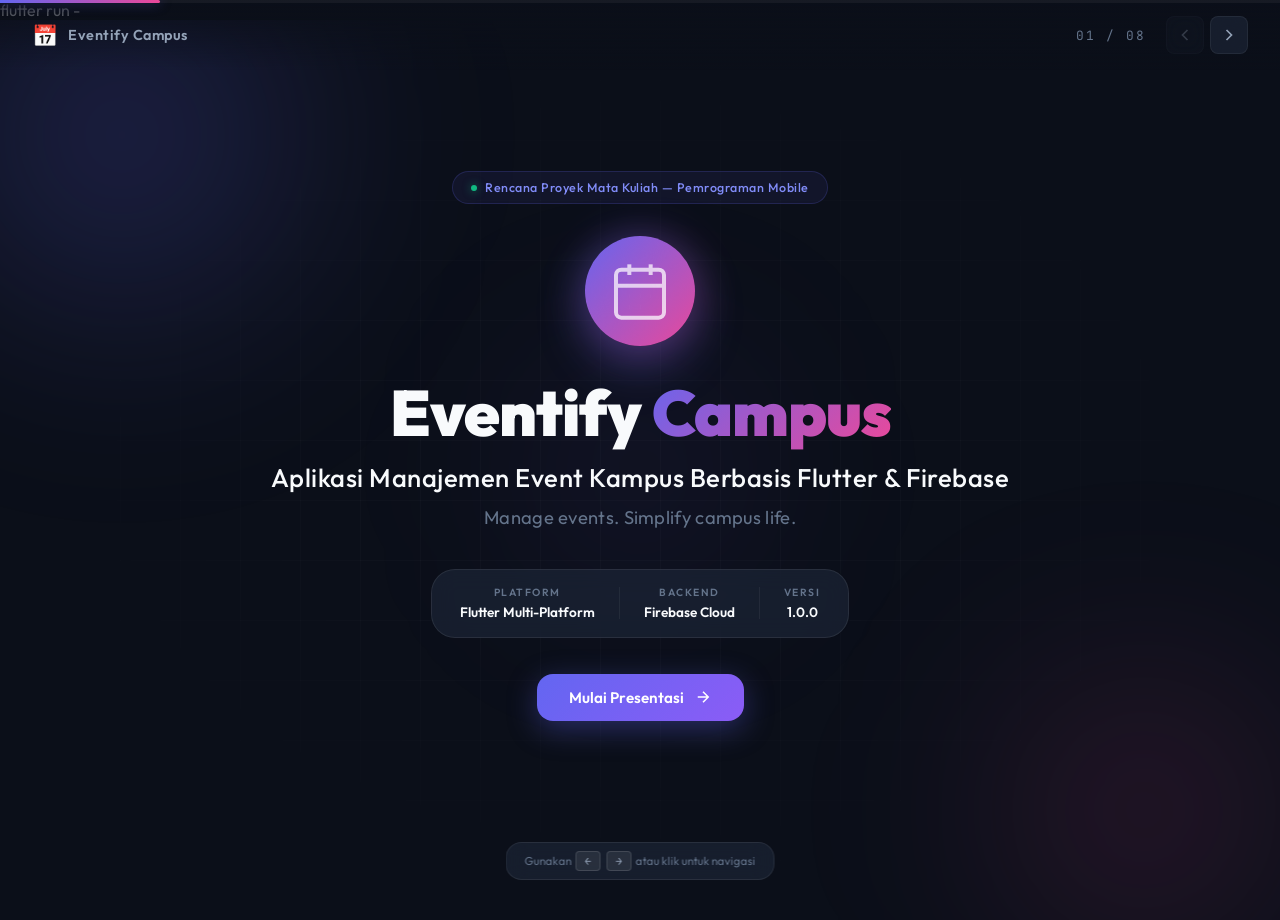
<file: presentation/index.html>
<!DOCTYPE html>flutter run -
<html lang="id">
<head>
    <meta charset="UTF-8">
    <meta name="viewport" content="width=device-width, initial-scale=1.0">
    <title>Eventify Campus — Presentasi Proyek</title>
    <meta name="description" content="Slide presentasi proyek Eventify Campus - Aplikasi Manajemen Event Kampus berbasis Flutter & Firebase">
    <link rel="preconnect" href="https://fonts.googleapis.com">
    <link rel="preconnect" href="https://fonts.gstatic.com" crossorigin>
    <link href="https://fonts.googleapis.com/css2?family=Outfit:wght@300;400;500;600;700;800;900&family=JetBrains+Mono:wght@400;500;600&display=swap" rel="stylesheet">
    <link rel="stylesheet" href="style.css">
</head>
<body>
    <!-- Progress Bar -->
    <div class="progress-bar">
        <div class="progress-fill" id="progressFill"></div>
    </div>

    <!-- Navigation --> 
    <nav class="slide-nav">
        <div class="nav-left">
            <div class="nav-logo">
                <span class="logo-icon">📅</span>
                <span class="logo-text">Eventify Campus</span>
            </div>
        </div>
        <div class="nav-right">
            <span class="slide-counter" id="slideCounter">01 / 08</span>
            <div class="nav-controls">
                <button class="nav-btn" id="prevBtn" onclick="changeSlide(-1)" aria-label="Previous slide">
                    <svg width="20" height="20" viewBox="0 0 24 24" fill="none" stroke="currentColor" stroke-width="2"><path d="M15 18l-6-6 6-6"/></svg>
                </button>
                <button class="nav-btn" id="nextBtn" onclick="changeSlide(1)" aria-label="Next slide">
                    <svg width="20" height="20" viewBox="0 0 24 24" fill="none" stroke="currentColor" stroke-width="2"><path d="M9 18l6-6-6-6"/></svg>
                </button>
            </div>
        </div>
    </nav>

    <!-- Slides Container -->
    <div class="slides-container" id="slidesContainer">

        <!-- ==================== SLIDE 1: COVER ==================== -->
        <section class="slide slide-cover active" data-slide="1">
            <div class="cover-bg-effects">
                <div class="orb orb-1"></div>
                <div class="orb orb-2"></div>
                <div class="orb orb-3"></div>
                <div class="grid-overlay"></div>
            </div>
            <div class="slide-content cover-content">
                <div class="cover-badge animate-in" data-delay="200">
                    <span class="badge-dot"></span>
                    Rencana Proyek Mata Kuliah — Pemrograman Mobile
                </div>
                <div class="cover-icon animate-in" data-delay="400">
                    <div class="icon-glow"></div>
                    <svg width="64" height="64" viewBox="0 0 24 24" fill="none" stroke="white" stroke-width="1.5"><rect x="3" y="4" width="18" height="18" rx="2"/><line x1="16" y1="2" x2="16" y2="6"/><line x1="8" y1="2" x2="8" y2="6"/><line x1="3" y1="10" x2="21" y2="10"/><path d="M8 14h.01M12 14h.01M16 14h.01M8 18h.01M12 18h.01"/></svg>
                </div>
                <h1 class="cover-title animate-in" data-delay="600">
                    Eventify<span class="gradient-text"> Campus</span>
                </h1>
                <h2 class="cover-subtitle animate-in" data-delay="700" style="font-size: clamp(1.1rem, 2.5vw, 1.6rem); color: var(--text-primary); font-weight: 500; margin-bottom: 12px; letter-spacing: 0.5px;">
                    Aplikasi Manajemen Event Kampus Berbasis Flutter & Firebase
                </h2>
                <p class="cover-tagline animate-in" data-delay="800">
                    Manage events. Simplify campus life.
                </p>
                <div class="cover-meta animate-in" data-delay="1000">
                    <div class="meta-item">
                        <span class="meta-label">Platform</span>
                        <span class="meta-value">Flutter Multi-Platform</span>
                    </div>
                    <div class="meta-divider"></div>
                    <div class="meta-item">
                        <span class="meta-label">Backend</span>
                        <span class="meta-value">Firebase Cloud</span>
                    </div>
                    <div class="meta-divider"></div>
                    <div class="meta-item">
                        <span class="meta-label">Versi</span>
                        <span class="meta-value">1.0.0</span>
                    </div>
                </div>
                <div class="cover-cta animate-in" data-delay="1200">
                    <button class="cta-button" onclick="changeSlide(1)">
                        Mulai Presentasi
                        <svg width="18" height="18" viewBox="0 0 24 24" fill="none" stroke="currentColor" stroke-width="2"><path d="M5 12h14M12 5l7 7-7 7"/></svg>
                    </button>
                </div>
            </div>
        </section>

        <!-- ==================== SLIDE 2: LATAR BELAKANG ==================== -->
        <section class="slide" data-slide="2">
            <div class="slide-content">
                <div class="section-label animate-in" data-delay="100">01 — Latar Belakang</div>
                <h2 class="slide-title animate-in" data-delay="200">Mengapa <span class="gradient-text">Eventify Campus</span>?</h2>
                <div class="problem-grid">
                    <div class="problem-card animate-in" data-delay="300">
                        <div class="problem-icon" style="background: linear-gradient(135deg, #F43F5E, #E11D48);">
                            <svg width="28" height="28" viewBox="0 0 24 24" fill="none" stroke="white" stroke-width="2"><circle cx="12" cy="12" r="10"/><line x1="15" y1="9" x2="9" y2="15"/><line x1="9" y1="9" x2="15" y2="15"/></svg>
                        </div>
                        <h3>Pengelolaan Manual</h3>
                        <p>Event kampus masih dicatat secara manual melalui spreadsheet atau grup WhatsApp, sering terjadi miskomunikasi.</p>
                    </div>
                    <div class="problem-card animate-in" data-delay="450">
                        <div class="problem-icon" style="background: linear-gradient(135deg, #F59E0B, #D97706);">
                            <svg width="28" height="28" viewBox="0 0 24 24" fill="none" stroke="white" stroke-width="2"><path d="M10.29 3.86L1.82 18a2 2 0 001.71 3h16.94a2 2 0 001.71-3L13.71 3.86a2 2 0 00-3.42 0z"/><line x1="12" y1="9" x2="12" y2="13"/><line x1="12" y1="17" x2="12.01" y2="17"/></svg>
                        </div>
                        <h3>Data Tidak Terpusat</h3>
                        <p>Informasi event tersebar di berbagai platform, sulit untuk melacak status dan progress kegiatan.</p>
                    </div>
                    <div class="problem-card animate-in" data-delay="600">
                        <div class="problem-icon" style="background: linear-gradient(135deg, #6366F1, #4F46E5);">
                            <svg width="28" height="28" viewBox="0 0 24 24" fill="none" stroke="white" stroke-width="2"><path d="M12 2L2 7l10 5 10-5-10-5z"/><path d="M2 17l10 5 10-5"/><path d="M2 12l10 5 10-5"/></svg>
                        </div>
                        <h3>Solusi Digital</h3>
                        <p>Dibutuhkan aplikasi terpusat yang modern, responsif, dan mudah digunakan untuk manajemen event kampus.</p>
                    </div>
                </div>
            </div>
        </section>

        <!-- ==================== SLIDE 3: TUJUAN ==================== -->
        <section class="slide" data-slide="3">
            <div class="slide-content">
                <div class="section-label animate-in" data-delay="100">02 — Tujuan Proyek</div>
                <h2 class="slide-title animate-in" data-delay="200">Tujuan & <span class="gradient-text">Sasaran</span></h2>
                <div class="goals-container">
                    <div class="goal-item animate-in" data-delay="300">
                        <div class="goal-number">01</div>
                        <div class="goal-content">
                            <h3>Membangun Aplikasi Mobile Modern</h3>
                            <p>Merancang dan mengembangkan aplikasi manajemen event kampus berbasis Flutter yang berjalan di Android, iOS, Web, dan Desktop.</p>
                        </div>
                    </div>
                    <div class="goal-item animate-in" data-delay="400">
                        <div class="goal-number">02</div>
                        <div class="goal-content">
                            <h3>Implementasi CRUD & Real-time Database</h3>
                            <p>Merencanakan operasi Create, Read, Update, Delete dengan Firebase Firestore untuk sinkronisasi data real-time.</p>
                        </div>
                    </div>
                    <div class="goal-item animate-in" data-delay="500">
                        <div class="goal-number">03</div>
                        <div class="goal-content">
                            <h3>Sistem Autentikasi Aman</h3>
                            <p>Merencanakan implementasi login dan registrasi pengguna menggunakan Firebase Authentication dengan validasi data.</p>
                        </div>
                    </div>
                    <div class="goal-item animate-in" data-delay="600">
                        <div class="goal-number">04</div>
                        <div class="goal-content">
                            <h3>UI/UX Premium & Responsif</h3>
                            <p>Mendesain purwarupa antarmuka dengan estetika modern — glassmorphism, dark mode, animasi smooth, dan typography premium.</p>
                        </div>
                    </div>
                </div>
            </div>
        </section>

        <!-- ==================== SLIDE 4: TECH STACK ==================== -->
        <section class="slide" data-slide="4">
            <div class="slide-content">
                <div class="section-label animate-in" data-delay="100">03 — Teknologi</div>
                <h2 class="slide-title animate-in" data-delay="200">Rencana Technology <span class="gradient-text">Stack</span></h2>
                <div class="tech-grid">
                    <div class="tech-card animate-in" data-delay="300">
                        <div class="tech-icon">
                            <svg width="40" height="40" viewBox="0 0 24 24" fill="none"><path d="M 7.2 2 L 16.8 2 C 17.92 2 18.48 2 18.908 2.218 C 19.284 2.41 19.59 2.716 19.782 3.092 C 20 3.52 20 4.08 20 5.2 L 20 18.8 C 20 19.92 20 20.48 19.782 20.908 C 19.59 21.284 19.284 21.59 18.908 21.782 C 18.48 22 17.92 22 16.8 22 L 7.2 22 C 6.08 22 5.52 22 5.092 21.782 C 4.716 21.59 4.41 21.284 4.218 20.908 C 4 20.48 4 19.92 4 18.8 L 4 5.2 C 4 4.08 4 3.52 4.218 3.092 C 4.41 2.716 4.716 2.41 5.092 2.218 C 5.52 2 6.08 2 7.2 2 Z" stroke="#60A5FA" stroke-width="1.5"/><path d="M15 19H9" stroke="#60A5FA" stroke-width="1.5" stroke-linecap="round"/></svg>
                        </div>
                        <h3>Flutter</h3>
                        <p>Framework UI cross-platform untuk membangun aplikasi mobile, web, dan desktop dari satu codebase.</p>
                        <span class="tech-tag">SDK ^3.10.4</span>
                    </div>
                    <div class="tech-card animate-in" data-delay="400">
                        <div class="tech-icon">
                            <svg width="40" height="40" viewBox="0 0 24 24" fill="none"><path d="M12 2L2 7v10l10 5 10-5V7L12 2z" stroke="#FBBF24" stroke-width="1.5"/><path d="M12 22V12" stroke="#FBBF24" stroke-width="1.5"/><path d="M22 7L12 12 2 7" stroke="#FBBF24" stroke-width="1.5"/></svg>
                        </div>
                        <h3>Firebase</h3>
                        <p>Backend-as-a-Service oleh Google — Authentication, Cloud Firestore, dan hosting.</p>
                        <span class="tech-tag">Auth + Firestore</span>
                    </div>
                    <div class="tech-card animate-in" data-delay="500">
                        <div class="tech-icon">
                            <svg width="40" height="40" viewBox="0 0 24 24" fill="none"><circle cx="12" cy="12" r="3" stroke="#A78BFA" stroke-width="1.5"/><path d="M12 1v6M12 17v6M4.22 4.22l4.24 4.24M15.54 15.54l4.24 4.24M1 12h6M17 12h6M4.22 19.78l4.24-4.24M15.54 8.46l4.24-4.24" stroke="#A78BFA" stroke-width="1.5"/></svg>
                        </div>
                        <h3>Provider</h3>
                        <p>State management pattern resmi dari Flutter untuk mengelola state aplikasi secara reaktif dan efisien.</p>
                        <span class="tech-tag">v6.0.5</span>
                    </div>
                    <div class="tech-card animate-in" data-delay="600">
                        <div class="tech-icon">
                            <svg width="40" height="40" viewBox="0 0 24 24" fill="none"><path d="M4 7V4h16v3" stroke="#34D399" stroke-width="1.5"/><path d="M9 20h6" stroke="#34D399" stroke-width="1.5"/><path d="M12 4v16" stroke="#34D399" stroke-width="1.5"/></svg>
                        </div>
                        <h3>Google Fonts</h3>
                        <p>Menggunakan font "Outfit" untuk tampilan modern dan profesional di seluruh aplikasi.</p>
                        <span class="tech-tag">Outfit Font</span>
                    </div>
                    <div class="tech-card animate-in" data-delay="700">
                        <div class="tech-icon">
                            <svg width="40" height="40" viewBox="0 0 24 24" fill="none"><path d="M21 12a9 9 0 01-9 9m9-9a9 9 0 00-9-9m9 9H3m9 9a9 9 0 01-9-9m9 9c1.657 0 3-4.03 3-9s-1.343-9-3-9m0 18c-1.657 0-3-4.03-3-9s1.343-9 3-9m-9 9a9 9 0 019-9" stroke="#F472B6" stroke-width="1.5"/></svg>
                        </div>
                        <h3>Multi-Platform</h3>
                        <p>Mendukung Android, iOS, Web, Windows, macOS, dan Linux dari satu codebase Dart.</p>
                        <span class="tech-tag">6 Platform</span>
                    </div>
                    <div class="tech-card animate-in" data-delay="800">
                        <div class="tech-icon">
                            <svg width="40" height="40" viewBox="0 0 24 24" fill="none"><path d="M12 15v2m-6 4h12a2 2 0 002-2v-6a2 2 0 00-2-2H6a2 2 0 00-2 2v6a2 2 0 002 2zm10-10V7a4 4 0 00-8 0v4h8z" stroke="#FB923C" stroke-width="1.5"/></svg>
                        </div>
                        <h3>SharedPreferences</h3>
                        <p>Local storage untuk cache data user, event lokal, dan preferensi mode database (Sandbox/Firebase).</p>
                        <span class="tech-tag">Offline-First</span>
                    </div>
                </div>
            </div>
        </section>

        <!-- ==================== SLIDE 5: FITUR UTAMA ==================== -->
        <section class="slide" data-slide="5">
            <div class="slide-content">
                <div class="section-label animate-in" data-delay="100">04 — Fitur</div>
                <h2 class="slide-title animate-in" data-delay="200">Rencana Fitur <span class="gradient-text">Utama</span></h2>
                <div class="features-grid">
                    <div class="feature-card animate-in" data-delay="300">
                        <div class="feature-icon-wrap" style="--accent: #6366F1;">
                            <svg width="24" height="24" viewBox="0 0 24 24" fill="none" stroke="currentColor" stroke-width="2"><path d="M16 21v-2a4 4 0 00-4-4H5a4 4 0 00-4 4v2"/><circle cx="8.5" cy="7" r="4"/><line x1="20" y1="8" x2="20" y2="14"/><line x1="23" y1="11" x2="17" y2="11"/></svg>
                        </div>
                        <h3>Autentikasi</h3>
                        <p>Login & Register dengan Firebase Auth + Sandbox Mode</p>
                    </div>
                    <div class="feature-card animate-in" data-delay="350">
                        <div class="feature-icon-wrap" style="--accent: #10B981;">
                            <svg width="24" height="24" viewBox="0 0 24 24" fill="none" stroke="currentColor" stroke-width="2"><rect x="3" y="4" width="18" height="18" rx="2"/><line x1="16" y1="2" x2="16" y2="6"/><line x1="8" y1="2" x2="8" y2="6"/><line x1="3" y1="10" x2="21" y2="10"/></svg>
                        </div>
                        <h3>CRUD Event</h3>
                        <p>Tambah, lihat, edit, dan hapus event kampus</p>
                    </div>
                    <div class="feature-card animate-in" data-delay="400">
                        <div class="feature-icon-wrap" style="--accent: #F43F5E;">
                            <svg width="24" height="24" viewBox="0 0 24 24" fill="none" stroke="currentColor" stroke-width="2"><path d="M21 21l-6-6m2-5a7 7 0 11-14 0 7 7 0 0114 0z"/></svg>
                        </div>
                        <h3>Search & Filter</h3>
                        <p>Cari event berdasarkan nama, PIC, atau lokasi dengan filter kategori</p>
                    </div>
                    <div class="feature-card animate-in" data-delay="450">
                        <div class="feature-icon-wrap" style="--accent: #F59E0B;">
                            <svg width="24" height="24" viewBox="0 0 24 24" fill="none" stroke="currentColor" stroke-width="2"><path d="M18 20V10M12 20V4M6 20v-6"/></svg>
                        </div>
                        <h3>Dashboard Statistik</h3>
                        <p>Ringkasan total, aktif, dan selesai dalam stat cards</p>
                    </div>
                    <div class="feature-card animate-in" data-delay="500">
                        <div class="feature-icon-wrap" style="--accent: #8B5CF6;">
                            <svg width="24" height="24" viewBox="0 0 24 24" fill="none" stroke="currentColor" stroke-width="2"><path d="M20.354 15.354A9 9 0 018.646 3.646 9.003 9.003 0 0012 21a9.003 9.003 0 008.354-5.646z"/></svg>
                        </div>
                        <h3>Dark & Light Mode</h3>
                        <p>Tema otomatis mengikuti sistem perangkat pengguna</p>
                    </div>
                    <div class="feature-card animate-in" data-delay="550">
                        <div class="feature-icon-wrap" style="--accent: #EC4899;">
                            <svg width="24" height="24" viewBox="0 0 24 24" fill="none" stroke="currentColor" stroke-width="2"><path d="M4 4h16c1.1 0 2 .9 2 2v12c0 1.1-.9 2-2 2H4c-1.1 0-2-.9-2-2V6c0-1.1.9-2 2-2z"/><path d="M22 6l-10 7L2 6"/></svg>
                        </div>
                        <h3>Dual Database</h3>
                        <p>Toggle Sandbox (lokal) atau Firebase (cloud) secara dinamis</p>
                    </div>
                </div>
            </div>
        </section>

        <!-- ==================== SLIDE 6: KATEGORI EVENT ==================== -->
        <section class="slide" data-slide="6">
            <div class="slide-content">
                <div class="section-label animate-in" data-delay="100">05 — Kategori</div>
                <h2 class="slide-title animate-in" data-delay="200">Kategori <span class="gradient-text">Event</span></h2>
                <div class="category-showcase">
                    <div class="category-card animate-in" data-delay="300">
                        <div class="cat-visual" style="background: linear-gradient(135deg, #6366F1, #4F46E5);">
                            <svg width="48" height="48" viewBox="0 0 24 24" fill="none" stroke="white" stroke-width="1.5"><path d="M2 3h6a4 4 0 014 4v14a3 3 0 00-3-3H2z"/><path d="M22 3h-6a4 4 0 00-4 4v14a3 3 0 013-3h7z"/></svg>
                        </div>
                        <div class="cat-info">
                            <h3>Akademik</h3>
                            <p>Kuliah umum, workshop, dan kegiatan akademik lainnya</p>
                            <div class="cat-example">
                                <span class="cat-tag">📖 Contoh:</span> Kuliah Umum Kewirausahaan Digital
                            </div>
                        </div>
                    </div>
                    <div class="category-card animate-in" data-delay="400">
                        <div class="cat-visual" style="background: linear-gradient(135deg, #10B981, #059669);">
                            <svg width="48" height="48" viewBox="0 0 24 24" fill="none" stroke="white" stroke-width="1.5"><path d="M17 21v-2a4 4 0 00-4-4H5a4 4 0 00-4 4v2"/><circle cx="9" cy="7" r="4"/><path d="M23 21v-2a4 4 0 00-3-3.87"/><path d="M16 3.13a4 4 0 010 7.75"/></svg>
                        </div>
                        <div class="cat-info">
                            <h3>Organisasi</h3>
                            <p>Rapat kerja, koordinasi BEM, dan kegiatan organisasi</p>
                            <div class="cat-example">
                                <span class="cat-tag">🏛️ Contoh:</span> Rapat Kerja Bulanan BEM
                            </div>
                        </div>
                    </div>
                    <div class="category-card animate-in" data-delay="500">
                        <div class="cat-visual" style="background: linear-gradient(135deg, #F59E0B, #D97706);">
                            <svg width="48" height="48" viewBox="0 0 24 24" fill="none" stroke="white" stroke-width="1.5"><polygon points="12 2 15.09 8.26 22 9.27 17 14.14 18.18 21.02 12 17.77 5.82 21.02 7 14.14 2 9.27 8.91 8.26 12 2"/></svg>
                        </div>
                        <div class="cat-info">
                            <h3>Lomba</h3>
                            <p>Hackathon, kompetisi coding, dan berbagai perlombaan</p>
                            <div class="cat-example">
                                <span class="cat-tag">🏆 Contoh:</span> HIMATIKA Campus Hackathon 2026
                            </div>
                        </div>
                    </div>
                    <div class="category-card animate-in" data-delay="600">
                        <div class="cat-visual" style="background: linear-gradient(135deg, #EC4899, #DB2777);">
                            <svg width="48" height="48" viewBox="0 0 24 24" fill="none" stroke="white" stroke-width="1.5"><path d="M12 1a3 3 0 00-3 3v8a3 3 0 006 0V4a3 3 0 00-3-3z"/><path d="M19 10v2a7 7 0 01-14 0v-2"/><line x1="12" y1="19" x2="12" y2="23"/><line x1="8" y1="23" x2="16" y2="23"/></svg>
                        </div>
                        <div class="cat-info">
                            <h3>Seminar</h3>
                            <p>Seminar nasional, webinar, dan konferensi ilmiah</p>
                            <div class="cat-example">
                                <span class="cat-tag">🎤 Contoh:</span> Seminar Nasional AI & Machine Learning
                            </div>
                        </div>
                    </div>
                </div>
            </div>
        </section>

        <!-- ==================== SLIDE 7: ALUR APLIKASI ==================== -->
        <section class="slide" data-slide="7">
            <div class="slide-content">
                <div class="section-label animate-in" data-delay="100">06 — Alur Aplikasi</div>
                <h2 class="slide-title animate-in" data-delay="200">Rencana User <span class="gradient-text">Flow</span></h2>
                <div class="flow-container animate-in" data-delay="300">
                    <div class="flow-track">
                        <div class="flow-step">
                            <div class="flow-node" style="--node-color: #6366F1;">
                                <svg width="24" height="24" viewBox="0 0 24 24" fill="none" stroke="white" stroke-width="2"><path d="M12 2L2 7l10 5 10-5-10-5z"/></svg>
                            </div>
                            <div class="flow-label">Splash Screen</div>
                            <div class="flow-desc">Animasi branding & cek autentikasi</div>
                        </div>
                        <div class="flow-connector"></div>
                        <div class="flow-step">
                            <div class="flow-node" style="--node-color: #F43F5E;">
                                <svg width="24" height="24" viewBox="0 0 24 24" fill="none" stroke="white" stroke-width="2"><path d="M15 3h4a2 2 0 012 2v14a2 2 0 01-2 2h-4M10 17l5-5-5-5M13.8 12H3"/></svg>
                            </div>
                            <div class="flow-label">Login / Register</div>
                            <div class="flow-desc">Firebase Auth atau Sandbox Mode</div>
                        </div>
                        <div class="flow-connector"></div>
                        <div class="flow-step">
                            <div class="flow-node" style="--node-color: #10B981;">
                                <svg width="24" height="24" viewBox="0 0 24 24" fill="none" stroke="white" stroke-width="2"><rect x="3" y="3" width="7" height="7"/><rect x="14" y="3" width="7" height="7"/><rect x="14" y="14" width="7" height="7"/><rect x="3" y="14" width="7" height="7"/></svg>
                            </div>
                            <div class="flow-label">Dashboard</div>
                            <div class="flow-desc">Statistik & daftar event terkini</div>
                        </div>
                        <div class="flow-connector"></div>
                        <div class="flow-step">
                            <div class="flow-node" style="--node-color: #F59E0B;">
                                <svg width="24" height="24" viewBox="0 0 24 24" fill="none" stroke="white" stroke-width="2"><rect x="3" y="4" width="18" height="18" rx="2"/><line x1="16" y1="2" x2="16" y2="6"/><line x1="8" y1="2" x2="8" y2="6"/></svg>
                            </div>
                            <div class="flow-label">Kelola Event</div>
                            <div class="flow-desc">CRUD + search + filter kategori</div>
                        </div>
                        <div class="flow-connector"></div>
                        <div class="flow-step">
                            <div class="flow-node" style="--node-color: #8B5CF6;">
                                <svg width="24" height="24" viewBox="0 0 24 24" fill="none" stroke="white" stroke-width="2"><path d="M20 21v-2a4 4 0 00-4-4H8a4 4 0 00-4 4v2"/><circle cx="12" cy="7" r="4"/></svg>
                            </div>
                            <div class="flow-label">Profil</div>
                            <div class="flow-desc">Data user, NIM, jurusan & logout</div>
                        </div>
                    </div>
                </div>
                <div class="flow-features animate-in" data-delay="500">
                    <div class="flow-feat">
                        <span class="feat-icon">🔄</span>
                        <span>Real-time sync via Firestore Stream</span>
                    </div>
                    <div class="flow-feat">
                        <span class="feat-icon">💾</span>
                        <span>Offline-first dengan SharedPreferences</span>
                    </div>
                    <div class="flow-feat">
                        <span class="feat-icon">🎨</span>
                        <span>Adaptive Light/Dark theme otomatis</span>
                    </div>
                </div>
            </div>
        </section>

        <!-- ==================== SLIDE 8: PENUTUP ==================== -->
        <section class="slide slide-closing" data-slide="8">
            <div class="cover-bg-effects">
                <div class="orb orb-1"></div>
                <div class="orb orb-2"></div>
                <div class="orb orb-3"></div>
                <div class="grid-overlay"></div>
            </div>
            <div class="slide-content cover-content">
                <div class="cover-icon animate-in" data-delay="200">
                    <div class="icon-glow"></div>
                    <svg width="56" height="56" viewBox="0 0 24 24" fill="none" stroke="white" stroke-width="1.5"><path d="M22 11.08V12a10 10 0 11-5.93-9.14"/><polyline points="22 4 12 14.01 9 11.01"/></svg>
                </div>
                <h2 class="cover-title animate-in" data-delay="400" style="font-size: clamp(2rem, 5vw, 3.2rem);">
                    Terima <span class="gradient-text">Kasih</span>
                </h2>
                <p class="cover-tagline animate-in" data-delay="600">
                    Eventify Campus — Manage events. Simplify campus life.
                </p>
                <div class="closing-summary animate-in" data-delay="800">
                    <div class="summary-stat">
                        <span class="stat-number">4</span>
                        <span class="stat-label">Kategori Event</span>
                    </div>
                    <div class="summary-divider"></div>
                    <div class="summary-stat">
                        <span class="stat-number">2</span>
                        <span class="stat-label">Role Pengguna</span>
                    </div>
                    <div class="summary-divider"></div>
                    <div class="summary-stat">
                        <span class="stat-number">6</span>
                        <span class="stat-label">Platform Target</span>
                    </div>
                    <div class="summary-divider"></div>
                    <div class="summary-stat">
                        <span class="stat-number">1</span>
                        <span class="stat-label">Sistem Terpusat</span>
                    </div>
                </div>
                <div class="closing-credits animate-in" data-delay="1000">
                    <p>Dibuat dengan ❤️ menggunakan Flutter & Firebase</p>
                </div>
            </div>
        </section>

    </div>

    <!-- Keyboard Shortcut Hint -->
    <div class="shortcut-hint" id="shortcutHint">
        Gunakan <kbd>←</kbd> <kbd>→</kbd> atau klik untuk navigasi
    </div>

    <script src="script.js"></script>
</body>
</html>
</file>
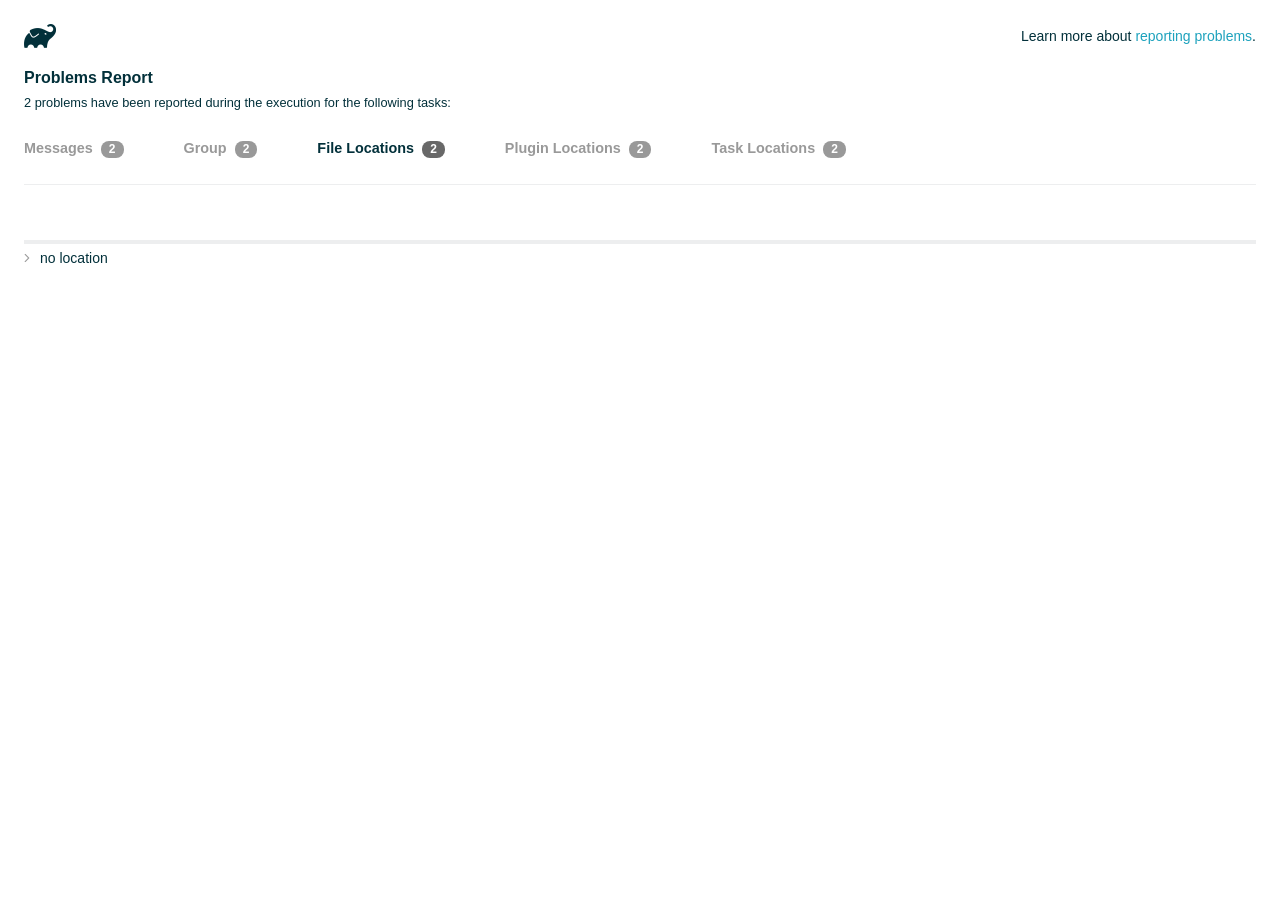
<file: android/build/reports/problems/problems-report.html>
<!DOCTYPE html>

<html lang="en">
<head>
    <!-- Required meta tags -->
    <meta charset="utf-8">
    <meta name="viewport" content="width=device-width, initial-scale=1, shrink-to-fit=no">

                    <style type="text/css">
                /*! normalize.css v7.0.0 | MIT License | github.com/necolas/normalize.css */
html {
    line-height: 1.15;
    -ms-text-size-adjust: 100%;
    -webkit-text-size-adjust: 100%
}

body {
    margin: 0
}

article, aside, footer, header, nav, section {
    display: block
}

h1 {
    font-size: 2em;
    margin: .67em 0
}

figcaption, figure, main {
    display: block
}

figure {
    margin: 1em 40px
}

hr {
    box-sizing: content-box;
    height: 0;
    overflow: visible
}

pre {
    font-family: monospace, monospace;
    font-size: 1em
}

a {
    background-color: transparent;
    -webkit-text-decoration-skip: objects
}

abbr[title] {
    border-bottom: none;
    text-decoration: underline;
    text-decoration: underline dotted
}

b, strong {
    font-weight: inherit
}

b, strong {
    font-weight: bolder
}

code, kbd, samp {
    font-family: monospace, monospace;
    font-size: 1em
}

dfn {
    font-style: italic
}

mark {
    background-color: #ff0;
    color: #000
}

small {
    font-size: 80%
}

sub, sup {
    font-size: 75%;
    line-height: 0;
    position: relative;
    vertical-align: baseline
}

sub {
    bottom: -.25em
}

sup {
    top: -.5em
}

audio, video {
    display: inline-block
}

audio:not([controls]) {
    display: none;
    height: 0
}

img {
    border-style: none
}

svg:not(:root) {
    overflow: hidden
}

button, input, optgroup, select, textarea {
    font-family: sans-serif;
    font-size: 100%;
    line-height: 1.15;
    margin: 0
}

button, input {
    overflow: visible
}

button, select {
    text-transform: none
}

[type=reset], [type=submit], button, html [type=button] {
    -webkit-appearance: button
}

[type=button]::-moz-focus-inner, [type=reset]::-moz-focus-inner, [type=submit]::-moz-focus-inner, button::-moz-focus-inner {
    border-style: none;
    padding: 0
}

[type=button]:-moz-focusring, [type=reset]:-moz-focusring, [type=submit]:-moz-focusring, button:-moz-focusring {
    outline: 1px dotted ButtonText
}

fieldset {
    padding: .35em .75em .625em
}

legend {
    box-sizing: border-box;
    color: inherit;
    display: table;
    max-width: 100%;
    padding: 0;
    white-space: normal
}

progress {
    display: inline-block;
    vertical-align: baseline
}

textarea {
    overflow: auto
}

[type=checkbox], [type=radio] {
    box-sizing: border-box;
    padding: 0
}

[type=number]::-webkit-inner-spin-button, [type=number]::-webkit-outer-spin-button {
    height: auto
}

[type=search] {
    -webkit-appearance: textfield;
    outline-offset: -2px
}

[type=search]::-webkit-search-cancel-button, [type=search]::-webkit-search-decoration {
    -webkit-appearance: none
}

::-webkit-file-upload-button {
    -webkit-appearance: button;
    font: inherit
}

details, menu {
    display: block
}

summary {
    display: list-item
}

canvas {
    display: inline-block
}

template {
    display: none
}

[hidden] {
    display: none
}

/* configuration cache styles */

.report-wrapper {
    margin: 0;
    padding: 0 24px;
}

.gradle-logo {
    width: 32px;
    height: 24px;
    background-image: url("[data-uri]");
    background-size: contain;
}

.header {
    display: flex;
    flex-wrap: wrap;
    position: fixed;
    top: 0;
    left: 0;
    width: 100%;
    padding: 24px 24px 0 24px;
    background-color: white;
    z-index: 1;
}

.learn-more {
    margin-left: auto;
    align-self: center;
    font-size: 0.875rem;
    font-weight: normal;
}

.title {
    display: flex;
    align-items: center;
    padding: 18px 0 24px 0;
    flex: 1 0 100%;
}

.content {
    font-size: 0.875rem;
    padding: 240px 0 48px;
    overflow-x: auto;
    white-space: nowrap;
}

.content ol:first-of-type {
    margin: 0;
}

.tree-btn {
    cursor: pointer;
    display: inline-block;
    width: 16px;
    height: 16px;
    background-size: contain;
    background-repeat: no-repeat;
    vertical-align: middle;
    margin-top: -0.2em;
}

.tree-btn.collapsed {
    background-image: url('data:image/svg+xml;utf8,<svg xmlns="http://www.w3.org/2000/svg" viewBox="0 0 192 512"><path d="M166.9 264.5l-117.8 116c-4.7 4.7-12.3 4.7-17 0l-7.1-7.1c-4.7-4.7-4.7-12.3 0-17L127.3 256 25.1 155.6c-4.7-4.7-4.7-12.3 0-17l7.1-7.1c4.7-4.7 12.3-4.7 17 0l117.8 116c4.6 4.7 4.6 12.3-.1 17z" fill="%23999999" stroke="%23999999"/></svg>');
}

.tree-btn.expanded {
    background-image: url('data:image/svg+xml;utf8,<svg xmlns="http://www.w3.org/2000/svg" viewBox="0 0 256 512"><path d="M119.5 326.9L3.5 209.1c-4.7-4.7-4.7-12.3 0-17l7.1-7.1c4.7-4.7 12.3-4.7 17 0L128 287.3l100.4-102.2c4.7-4.7 12.3-4.7 17 0l7.1 7.1c4.7 4.7 4.7 12.3 0 17L136.5 327c-4.7 4.6-12.3 4.6-17-.1z" fill="%23999999" stroke="%23999999"/></svg>');
}

ul .tree-btn {
    margin-right: 3px;
}

.leaf-icon {
    display: inline-block;
    width: 16px;
    height: 16px;
    background-image: url('data:image/svg+xml;utf8,<svg xmlns="http://www.w3.org/2000/svg" viewBox="0 0 256 512"><path d="M32 256 H224" stroke="%23999999" stroke-width="48" stroke-linecap="round"/></svg>');
    background-size: contain;
    background-repeat: no-repeat;
    vertical-align: middle;
    margin-top: -0.2em;
}

.invisible-text {
    user-select: all; /* Allow the text to be selectable */
    color: transparent; /* Hide the text */
    text-indent: -9999px; /* Move the text out of view */
    position: relative;
    white-space: pre; /* Preserve meaningful whitespace in the invisible text for copying */
}

.text-for-copy {
    display: inline-block;
}

.enum-icon {
    display: inline-block;
    width: 16px;
    height: 16px;
    background-image: url('data:image/svg+xml;utf8,<svg xmlns="http://www.w3.org/2000/svg" viewBox="0 0 1024 1024"><circle cx="512" cy="512" r="200" /></svg>');
    background-size: contain;
    background-repeat: no-repeat;
    vertical-align: middle;
    margin-inline-start: 0.5ex;
    margin-inline-end: 0.5ex;
    margin-top: -0.2em;
}

.error-icon {
    display: inline-block;
    width: 16px;
    height: 16px;
    background-image: url('data:image/svg+xml;utf8,<svg xmlns="http://www.w3.org/2000/svg" viewBox="0 0 320 512"><path d="M193.94 256L296.5 153.44l21.15-21.15c3.12-3.12 3.12-8.19 0-11.31l-22.63-22.63c-3.12-3.12-8.19-3.12-11.31 0L160 222.06 36.29 98.34c-3.12-3.12-8.19-3.12-11.31 0L2.34 120.97c-3.12 3.12-3.12 8.19 0 11.31L126.06 256 2.34 379.71c-3.12 3.12-3.12 8.19 0 11.31l22.63 22.63c3.12 3.12 8.19 3.12 11.31 0L160 289.94 262.56 392.5l21.15 21.15c3.12 3.12 8.19 3.12 11.31 0l22.63-22.63c3.12-3.12 3.12-8.19 0-11.31L193.94 256z" fill="%23FC461E" stroke="%23FC461E"/></svg>');
    background-size: contain;
    background-repeat: no-repeat;
    vertical-align: middle;
    margin-inline-start: 0.5ex;
    margin-inline-end: 0.5ex;
    margin-top: -0.2em;
}

.advice-icon {
    display: inline-block;
    width: 16px;
    height: 16px;
    background-image: url('data:image/svg+xml;utf8,<svg width="800px" height="800px" viewBox="-4.93 0 122.88 122.88" version="1.1" id="Layer_1" xmlns="http://www.w3.org/2000/svg" xmlns:xlink="http://www.w3.org/1999/xlink"  style="enable-background:new 0 0 113.01 122.88" xml:space="preserve"><g><path d="M44.13,102.06c-1.14,0.03-2.14-0.81-2.3-1.96c-0.17-1.2,0.64-2.31,1.82-2.54c-1.3-7.37-4.85-11.43-8.6-15.72 c-2.92-3.34-5.95-6.81-8.34-11.92c-2.35-5.03-3.64-10.23-3.6-15.63c0.05-5.4,1.42-10.96,4.4-16.71c0.02-0.04,0.04-0.07,0.06-0.11 l0,0c3.91-6.62,9.38-11.04,15.47-13.52c5.11-2.09,10.66-2.8,16.1-2.3c5.42,0.5,10.73,2.2,15.37,4.94 c5.9,3.49,10.75,8.67,13.42,15.21c1.44,3.54,2.42,7.49,2.54,11.82c0.12,4.31-0.62,8.96-2.61,13.88 c-2.66,6.59-6.18,10.68-9.47,14.51c-3.03,3.53-5.85,6.81-7.42,11.84c0.89,0.21,1.59,0.94,1.73,1.9c0.17,1.24-0.7,2.39-1.94,2.56 l-0.77,0.11c-0.14,1.09-0.23,2.26-0.27,3.51l0.25-0.04c1.24-0.17,2.39,0.7,2.56,1.94c0.17,1.24-0.7,2.39-1.94,2.56l-0.78,0.11 c0.01,0.15,0.02,0.3,0.03,0.45l0,0c0.07,0.88,0.08,1.73,0.03,2.54l0.13-0.02c1.25-0.15,2.38,0.74,2.54,1.98 c0.15,1.25-0.74,2.38-1.98,2.54l-1.68,0.21c-1.2,3.11-3.34,5.48-5.87,6.94c-1.74,1.01-3.67,1.59-5.61,1.71 c-1.97,0.12-3.96-0.25-5.78-1.13c-2.08-1.02-3.94-2.71-5.29-5.14c-0.65-0.33-1.13-0.97-1.23-1.75c-0.04-0.31-0.01-0.61,0.07-0.89 c-0.39-1.16-0.68-2.43-0.87-3.83l-0.07,0.01c-1.24,0.17-2.39-0.7-2.56-1.94c-0.17-1.24,0.7-2.39,1.94-2.56l0.54-0.08 C44.19,104.32,44.18,103.16,44.13,102.06L44.13,102.06z M2.18,58.86C1.01,58.89,0.04,57.98,0,56.81c-0.04-1.17,0.88-2.14,2.05-2.18 l8.7-0.3c1.17-0.04,2.14,0.88,2.18,2.05c0.04,1.17-0.88,2.14-2.05,2.18L2.18,58.86L2.18,58.86z M110.68,50.25 c1.16-0.12,2.2,0.73,2.32,1.89c0.12,1.16-0.73,2.2-1.89,2.32l-8.66,0.91c-1.16,0.12-2.2-0.73-2.32-1.89 c-0.12-1.16,0.73-2.2,1.89-2.32L110.68,50.25L110.68,50.25z M94.91,14.78c0.65-0.97,1.96-1.23,2.93-0.58 c0.97,0.65,1.23,1.96,0.58,2.93l-4.84,7.24c-0.65,0.97-1.96,1.23-2.93,0.58c-0.97-0.65-1.23-1.96-0.58-2.93L94.91,14.78 L94.91,14.78z M57.63,2.06c0.03-1.17,1-2.09,2.16-2.06c1.17,0.03,2.09,1,2.06,2.16l-0.22,8.7c-0.03,1.17-1,2.09-2.16,2.06 c-1.17-0.03-2.09-1-2.06-2.16L57.63,2.06L57.63,2.06z M13.88,15.53c-0.86-0.8-0.9-2.14-0.11-2.99c0.8-0.86,2.14-0.9,2.99-0.11 l6.37,5.94c0.86,0.8,0.9,2.14,0.11,2.99c-0.8,0.86-2.14,0.9-2.99,0.11L13.88,15.53L13.88,15.53z M47.88,96.95l18.49-2.63 c1.59-6.7,5.05-10.73,8.8-15.08c3.08-3.58,6.36-7.4,8.76-13.34c1.76-4.35,2.41-8.43,2.31-12.19c-0.1-3.75-0.96-7.21-2.24-10.34 c-2.3-5.63-6.51-10.11-11.65-13.15c-4.11-2.43-8.8-3.94-13.59-4.37c-4.77-0.44-9.64,0.19-14.13,2.02 c-5.26,2.15-9.99,5.97-13.39,11.72c-2.64,5.12-3.86,10.02-3.9,14.73c-0.04,4.74,1.11,9.33,3.2,13.8c2.13,4.56,4.97,7.8,7.69,10.92 C42.47,83.9,46.48,88.49,47.88,96.95L47.88,96.95z M65.62,99.02l-17.27,2.45c0.05,1.1,0.07,2.25,0.05,3.47l17.05-2.42 C65.47,101.29,65.52,100.12,65.62,99.02L65.62,99.02z M48.49,109.52c0.12,0.92,0.3,1.76,0.53,2.54l16.55-2.04 c0.11-0.86,0.13-1.77,0.05-2.74l0,0l0-0.02l-0.01-0.17L48.49,109.52L48.49,109.52z M51.37,116.36c0.64,0.67,1.35,1.19,2.1,1.55 c1.15,0.56,2.42,0.79,3.67,0.72c1.29-0.08,2.57-0.47,3.74-1.15c1.1-0.64,2.09-1.53,2.88-2.65L51.37,116.36L51.37,116.36z"/></g></svg>');
    background-size: contain;
    background-repeat: no-repeat;
    vertical-align: middle;
    margin-inline-start: 0.5ex;
    margin-inline-end: 0.5ex;
    margin-top: -0.2em;
}

.warning-icon {
    display: inline-block;
    width: 13px;
    height: 13px;
    background-image: url('data:image/svg+xml;utf8,<svg xmlns="http://www.w3.org/2000/svg" viewBox="0 0 576 512"><path d="M270.2 160h35.5c3.4 0 6.1 2.8 6 6.2l-7.5 196c-.1 3.2-2.8 5.8-6 5.8h-20.5c-3.2 0-5.9-2.5-6-5.8l-7.5-196c-.1-3.4 2.6-6.2 6-6.2zM288 388c-15.5 0-28 12.5-28 28s12.5 28 28 28 28-12.5 28-28-12.5-28-28-28zm281.5 52L329.6 24c-18.4-32-64.7-32-83.2 0L6.5 440c-18.4 31.9 4.6 72 41.6 72H528c36.8 0 60-40 41.5-72zM528 480H48c-12.3 0-20-13.3-13.9-24l240-416c6.1-10.6 21.6-10.7 27.7 0l240 416c6.2 10.6-1.5 24-13.8 24z" fill="%23DEAD22" stroke="%23DEAD22"/></svg>');
    background-size: contain;
    background-repeat: no-repeat;
    vertical-align: middle;
    margin-inline-start: 0.3ex;
    margin-inline-end: 1.1ex;
    margin-top: -0.1em;
}

.documentation-button {
    cursor: pointer;
    display: inline-block;
    width: 13px;
    height: 13px;
    background-image: url('data:image/svg+xml;utf8,<svg xmlns="http://www.w3.org/2000/svg" viewBox="0 0 512 512"><path d="M256 340c-15.464 0-28 12.536-28 28s12.536 28 28 28 28-12.536 28-28-12.536-28-28-28zm7.67-24h-16c-6.627 0-12-5.373-12-12v-.381c0-70.343 77.44-63.619 77.44-107.408 0-20.016-17.761-40.211-57.44-40.211-29.144 0-44.265 9.649-59.211 28.692-3.908 4.98-11.054 5.995-16.248 2.376l-13.134-9.15c-5.625-3.919-6.86-11.771-2.645-17.177C185.658 133.514 210.842 116 255.67 116c52.32 0 97.44 29.751 97.44 80.211 0 67.414-77.44 63.849-77.44 107.408V304c0 6.627-5.373 12-12 12zM256 40c118.621 0 216 96.075 216 216 0 119.291-96.61 216-216 216-119.244 0-216-96.562-216-216 0-119.203 96.602-216 216-216m0-32C119.043 8 8 119.083 8 256c0 136.997 111.043 248 248 248s248-111.003 248-248C504 119.083 392.957 8 256 8z" fill="%23999999" stroke="%23999999"/></svg>');
    background-size: contain;
    background-repeat: no-repeat;
    vertical-align: middle;
    margin-inline-start: 0.5ex;
    margin-inline-end: 0.5ex;
    margin-top: -0.2em;
}

.documentation-button::selection {
    color: transparent;
}

.documentation-button:hover {
    color: transparent;
}

.copy-button {
    cursor: pointer;
    display: inline-block;
    width: 12px;
    height: 12px;
    background-image: url('data:image/svg+xml;utf8,<svg xmlns="http://www.w3.org/2000/svg" viewBox="0 0 448 512"><path d="M433.941 193.941l-51.882-51.882A48 48 0 0 0 348.118 128H320V80c0-26.51-21.49-48-48-48h-66.752C198.643 13.377 180.858 0 160 0s-38.643 13.377-45.248 32H48C21.49 32 0 53.49 0 80v288c0 26.51 21.49 48 48 48h80v48c0 26.51 21.49 48 48 48h224c26.51 0 48-21.49 48-48V227.882a48 48 0 0 0-14.059-33.941zm-22.627 22.627a15.888 15.888 0 0 1 4.195 7.432H352v-63.509a15.88 15.88 0 0 1 7.431 4.195l51.883 51.882zM160 30c9.941 0 18 8.059 18 18s-8.059 18-18 18-18-8.059-18-18 8.059-18 18-18zM48 384c-8.822 0-16-7.178-16-16V80c0-8.822 7.178-16 16-16h66.752c6.605 18.623 24.389 32 45.248 32s38.643-13.377 45.248-32H272c8.822 0 16 7.178 16 16v48H176c-26.51 0-48 21.49-48 48v208H48zm352 96H176c-8.822 0-16-7.178-16-16V176c0-8.822 7.178-16 16-16h144v72c0 13.2 10.8 24 24 24h72v208c0 8.822-7.178 16-16 16z" fill="%23999999" stroke="%23999999"/></svg>');
    background-size: contain;
    background-repeat: no-repeat;
    vertical-align: middle;
    margin-inline-start: 0.5ex;
    margin-top: -0.2em;
}

.groups{
    display: flex;
    border-bottom: 1px solid #EDEEEF;
    flex: 1 0 100%;
}

.uncategorized {
    display: flex;
    border-top: 4px solid #EDEEEF;
    flex: 1 0 100%;
}

.group-selector {
    padding: 0 52px 24px 0;
    font-size: 0.9rem;
    font-weight: bold;
    color: #999999;
    cursor: pointer;
}

.group-selector__count {
    margin: 0 8px;
    border-radius: 8px;
    background-color: #999;
    color: #fff;
    padding: 1px 8px 2px;
    font-size: 0.75rem;
}

.group-selector--active {
    color: #02303A;
    cursor: auto;
}

.group-selector--active .group-selector__count {
    background-color: #686868;
}

.group-selector--disabled {
    cursor: not-allowed;
}

.accordion-header {
    cursor: pointer;
}

.container {
    padding-left: 0.5em;
    padding-right: 0.5em;
}

.stacktrace {
    border-radius: 4px;
    overflow-x: auto;
    padding: 0.5rem;
    margin-bottom: 0;
    min-width: 1000px;
}

/* Lato (bold, regular) */
@font-face {
    font-display: swap;
    font-family: Lato;
    font-weight: 500;
    font-style: normal;
    src: url("https://assets.gradle.com/lato/fonts/lato-semibold/lato-semibold.woff2") format("woff2"),
    url("https://assets.gradle.com/lato/fonts/lato-semibold/lato-semibold.woff") format("woff");
}

@font-face {
    font-display: swap;
    font-family: Lato;
    font-weight: bold;
    font-style: normal;
    src: url("https://assets.gradle.com/lato/fonts/lato-bold/lato-bold.woff2") format("woff2"),
    url("https://assets.gradle.com/lato/fonts/lato-bold/lato-bold.woff") format("woff");
}

* {
    -webkit-box-sizing: border-box;
    -moz-box-sizing: border-box;
    box-sizing: border-box;
}

html,
body {
    margin: 0;
    padding: 0;
}

html {
    font-family: "Lato", "Helvetica Neue", Arial, sans-serif;
    font-size: 16px;
    font-weight: 400;
    line-height: 1.5;
}

body {
    color: #02303A;
    background-color: #ffffff;
    -webkit-text-size-adjust: 100%;
    -ms-text-size-adjust: 100%;
    -webkit-font-smoothing: antialiased;
}


/* typography */
h1, h2, h3, h4, h5, h6 {
    color: #02303A;
    text-rendering: optimizeLegibility;
    margin: 0;
}

h1 {
    font-size: 1rem;
}

h2 {
    font-size: 0.9rem;
}

h3 {
    font-size: 1.125rem;
}

h4, h5, h6 {
    font-size: 0.875rem;
}

h1 code {
    font-weight: bold;
}

ul, ol, dl {
    list-style-position: outside;
    line-height: 1.6;
    padding: 0;
    margin: 0 0 0 20px;
    list-style-type: none;
}

li {
    line-height: 2;
}

a {
    color: #1DA2BD;
    text-decoration: none;
    transition: all 0.3s ease, visibility 0s;
}

a:hover {
    color: #35c1e4;
}

/* code */
code, pre {
    font-family: Inconsolata, Monaco, "Courier New", monospace;
    font-style: normal;
    font-variant-ligatures: normal;
    font-variant-caps: normal;
    font-variant-numeric: normal;
    font-variant-east-asian: normal;
    font-weight: normal;
    font-stretch: normal;
    color: #686868;
}

*:not(pre) > code {
    letter-spacing: 0;
    padding: 0.1em 0.5ex;
    text-rendering: optimizeSpeed;
    word-spacing: -0.15em;
    word-wrap: break-word;
}

pre {
    font-size: 0.75rem;
    line-height: 1.8;
    margin-top: 0;
    margin-bottom: 1.5em;
    padding: 1rem;
}

pre code {
    background-color: transparent;
    color: inherit;
    line-height: 1.8;
    font-size: 100%;
    padding: 0;
}

a code {
    color: #1BA8CB;
}

pre.code, pre.programlisting, pre.screen, pre.tt {
    background-color: #f7f7f8;
    border-radius: 4px;
    font-size: 1em;
    line-height: 1.45;
    margin-bottom: 1.25em;
    overflow-x: auto;
    padding: 1rem;
}

li em, p em {
    padding: 0 1px;
}

code em, tt em {
    text-decoration: none;
}

code + .copy-button {
    margin-inline-start: 0.2ex;
}

.java-exception {
    font-size: 0.75rem;
    padding-left: 24px;
}

.java-exception ul {
    margin: 0;
    line-height: inherit;
}

.java-exception code {
    white-space: pre;
}

.java-exception-part-toggle {
    user-select: none;
    cursor: pointer;
    border-radius: 2px;
    padding: 0.1em 0.2em;
    background: azure;
    color: #686868;
}

                </style>
    <!-- Inconsolata is used as a default monospace font in the report. -->
    <link rel="stylesheet" href="https://fonts.googleapis.com/css?family=Inconsolata:400,700" />

    <title>Gradle Configuration Cache</title>
</head>
<body>

<div id="playground"></div>

<div class="report" id="report">
    Loading...
</div>

<script type="text/javascript">
function configurationCacheProblems() { return (
// begin-report-data
{"diagnostics":[{"locations":[{}],"problem":[{"text":"Executing Gradle on JVM versions 16 and lower has been deprecated."}],"severity":"WARNING","problemDetails":[{"text":"This will fail with an error in Gradle 9.0."}],"contextualLabel":"Executing Gradle on JVM versions 16 and lower has been deprecated.","documentationLink":"https://docs.gradle.org/8.14/userguide/upgrading_version_8.html#minimum_daemon_jvm_version","problemId":[{"name":"deprecation","displayName":"Deprecation"},{"name":"executing-gradle-on-jvm-versions-and-lower","displayName":"Executing Gradle on JVM versions 16 and lower has been deprecated."}],"solutions":[[{"text":"Use JVM 17 or greater to execute Gradle. Projects can continue to use older JVM versions via toolchains."}]]},{"problem":[{"text":"No variants exist that would match the request"}],"severity":"ERROR","contextualLabel":"Dependency requires at least JVM runtime version 11. This build uses a Java 8 JVM.","documentationLink":"https://docs.gradle.org/8.14/userguide/variant_model.html#sec:variant-select-errors","problemId":[{"name":"dependency-variant-resolution","displayName":"Variant resolution"},{"name":"no-compatible-variants","displayName":"No variants exist that would match the request"}]}],"problemsReport":{"totalProblemCount":2,"requestedTasks":"","documentationLink":"https://docs.gradle.org/8.14/userguide/reporting_problems.html","documentationLinkCaption":"Problem report","summaries":[]}}
// end-report-data
);}
</script>
                <script type="text/javascript">
                !function(n,t){"object"==typeof exports&&"object"==typeof module?module.exports=t():"function"==typeof define&&define.amd?define([],t):"object"==typeof exports?exports["configuration-cache-report"]=t():n["configuration-cache-report"]=t()}(this,(()=>(({70:function(){void 0===ArrayBuffer.isView&&(ArrayBuffer.isView=function(n){return null!=n&&null!=n.__proto__&&n.__proto__.__proto__===Int8Array.prototype.__proto__}),void 0===Math.imul&&(Math.imul=function(n,t){return(4294901760&n)*(65535&t)+(65535&n)*(0|t)|0}),this["configuration-cache-report"]=function(n){"use strict";var t,r,i,e,u,o,f,s,c,a,h,l,_,v,d,g,w,b,p,m,k,q,y,B,C,x,j,P,I,S,z,T,E,L,N,A,M,F,D,O,R,H,$,G,U,V,Q,Z,Y,W,K,X,J,nn,tn,rn,en,un,on,fn,sn,cn,an,hn,ln,_n,vn,dn,gn,wn,bn,pn,mn,kn,qn,yn,Bn,Cn,xn,jn,Pn,In,Sn,zn,Tn,En,Ln,Nn,An,Mn=Math.imul,Fn=ArrayBuffer.isView;function Dn(n,t){if(!(t>=0))throw _u(ce("Requested element count "+t+" is less than zero."));return function(n,t){if(!(t>=0))throw _u(ce("Requested element count "+t+" is less than zero."));if(0===t)return Ct();if(t>=n.length)return function(n){switch(n.length){case 0:return Ct();case 1:return qr(n[0]);default:return function(n){return Hr(function(n){return new It(n,!1)}(n))}(n)}}(n);if(1===t)return qr(n[0]);var r=0,i=Rr(),e=0,u=n.length;n:for(;e<u;){var o=n[e];if(e=e+1|0,i.d(o),(r=r+1|0)===t)break n}return i}(n,rt(n.length-t|0,0))}function On(n,t,r,i,e,u,o){return t=t===A?", ":t,r=r===A?"":r,i=i===A?"":i,e=e===A?-1:e,u=u===A?"...":u,o=o===A?null:o,function(n,t,r,i,e,u,o,f){r=r===A?", ":r,i=i===A?"":i,e=e===A?"":e,u=u===A?-1:u,o=o===A?"...":o,f=f===A?null:f,t.e(i);var s=0,c=0,a=n.length;n:for(;c<a;){var h=n[c];if(c=c+1|0,(s=s+1|0)>1&&t.e(r),!(u<0||s<=u))break n;Jt(t,h,f)}return u>=0&&s>u&&t.e(o),t.e(e),t}(n,Bi(),t,r,i,e,u,o).toString()}function Rn(n){return n.length-1|0}function Hn(n,t){if(null==t){var r=0,i=n.length-1|0;if(r<=i)do{var e=r;if(r=r+1|0,null==n[e])return e}while(r<=i)}else{var u=0,o=n.length-1|0;if(u<=o)do{var f=u;if(u=u+1|0,le(t,n[f]))return f}while(u<=o)}return-1}function $n(n,t,r,i,e,u,o){return t=t===A?", ":t,r=r===A?"":r,i=i===A?"":i,e=e===A?-1:e,u=u===A?"...":u,o=o===A?null:o,Gn(n,Bi(),t,r,i,e,u,o).toString()}function Gn(n,t,r,i,e,u,o,f){r=r===A?", ":r,i=i===A?"":i,e=e===A?"":e,u=u===A?-1:u,o=o===A?"...":o,f=f===A?null:f,t.e(i);var s=0,c=n.f();n:for(;c.g();){var a=c.h();if((s=s+1|0)>1&&t.e(r),!(u<0||s<=u))break n;Jt(t,a,f)}return u>=0&&s>u&&t.e(o),t.e(e),t}function Un(n){if(n.i())throw xu("List is empty.");return n.j(0)}function Vn(n){return new tt(n)}function Qn(n){if(Ke(n,Di)){var t;switch(n.k()){case 0:t=Ct();break;case 1:t=qr(Ke(n,Fi)?n.j(0):n.f().h());break;default:t=Zn(n)}return t}return xt(Xn(n))}function Zn(n){return Hr(n)}function Yn(n){if(Ke(n,Di)&&n.k()<=1)return Qn(n);var t=Xn(n);return function(n){var t=(n.k()/2|0)-1|0;if(t<0)return br();var r=jt(n),i=0;if(i<=t)do{var e=i;i=i+1|0;var u=n.j(e);n.f4(e,n.j(r)),n.f4(r,u),r=r-1|0}while(e!==t)}(t),t}function Wn(n,t){if(!(t>=0))throw _u(ce("Requested element count "+t+" is less than zero."));return function(n,t){if(!(t>=0))throw _u(ce("Requested element count "+t+" is less than zero."));if(0===t)return Ct();if(Ke(n,Di)){if(t>=n.k())return Qn(n);if(1===t)return qr(function(n){if(Ke(n,Fi))return Un(n);var t=n.f();if(!t.g())throw xu("Collection is empty.");return t.h()}(n))}var r=0,i=Rr(),e=n.f();n:for(;e.g();){var u=e.h();if(i.d(u),(r=r+1|0)===t)break n}return xt(i)}(n,rt(n.k()-t|0,0))}function Kn(n,t){if(!(t>=0))throw _u(ce("Requested element count "+t+" is less than zero."));if(0===t)return Ct();var r=n.k();if(t>=r)return Qn(n);if(1===t)return qr(Jn(n));var i=Rr();if(Ke(n,bi)){var e=r-t|0;if(e<r)do{var u=e;e=e+1|0,i.d(n.j(u))}while(e<r)}else for(var o=n.l(r-t|0);o.g();){var f=o.h();i.d(f)}return i}function Xn(n){return Ke(n,Di)?Zn(n):nt(n,Or())}function Jn(n){if(n.i())throw xu("List is empty.");return n.j(jt(n))}function nt(n,t){for(var r=n.f();r.g();){var i=r.h();t.d(i)}return t}function tt(n){this.n_1=n}function rt(n,t){return n<t?t:n}function it(n,t){return n>t?t:n}function et(n,t){return Kt().q(n,t,-1)}function ut(n,t){return new Ft(n,t)}function ot(n){var t=n.f();if(!t.g())return Ct();var r=t.h();if(!t.g())return qr(r);var i=Or();for(i.d(r);t.g();)i.d(t.h());return i}function ft(n){this.r_1=n}function st(n,t){this.s_1=n,this.t_1=t}function ct(){}function at(n){this.x_1=n,this.w_1=0}function ht(n,t){this.a1_1=n,at.call(this,n),_t().b1(t,this.a1_1.k()),this.w_1=t}function lt(){t=this}function _t(){return null==t&&new lt,t}function vt(){_t(),ct.call(this)}function dt(n){this.h1_1=n}function gt(n,t){return t===n?"(this Map)":Vi(t)}function wt(n,t){var r;n:{for(var i=n.o().f();i.g();){var e=i.h();if(le(e.j1(),t)){r=e;break n}}r=null}return r}function bt(){r=this}function pt(){return null==r&&new bt,r}function mt(n){this.q1_1=n,ct.call(this)}function kt(){pt(),this.n1_1=null,this.o1_1=null}function qt(){i=this}function yt(){return null==i&&new qt,i}function Bt(n){return n.length>0?ou(n):Ct()}function Ct(){return null==e&&new Pt,e}function xt(n){switch(n.k()){case 0:return Ct();case 1:return qr(n.j(0));default:return n}}function jt(n){return n.k()-1|0}function Pt(){e=this,this.z1_1=new ke(-1478467534,-1720727600)}function It(n,t){this.b2_1=n,this.c2_1=t}function St(){u=this}function zt(){return null==u&&new St,u}function Tt(n,t){return Ke(n,Di)?n.k():t}function Et(n,t){if(Ke(t,Di))return n.m(t);for(var r=!1,i=t.f();i.g();){var e=i.h();n.d(e)&&(r=!0)}return r}function Lt(){}function Nt(n,t){this.h2_1=n,this.g2_1=n.i2_1.l(function(n,t){if(!(0<=t&&t<=n.k()))throw du("Position index "+t+" must be in range ["+Ve(0,n.k())+"].");return n.k()-t|0}(n,t))}function At(n){vt.call(this),this.i2_1=n}function Mt(n){this.k2_1=n,this.j2_1=n.l2_1.f()}function Ft(n,t){this.l2_1=n,this.m2_1=t}function Dt(n){for(;n.n2_1.g();){var t=n.n2_1.h();if(n.q2_1.t2_1(t)===n.q2_1.s2_1)return n.p2_1=t,n.o2_1=1,br()}n.o2_1=0}function Ot(n){this.q2_1=n,this.n2_1=n.r2_1.f(),this.o2_1=-1,this.p2_1=null}function Rt(n,t,r){t=t===A||t,this.r2_1=n,this.s2_1=t,this.t2_1=r}function Ht(){return null==o&&new $t,o}function $t(){o=this,this.u2_1=new ke(1993859828,793161749)}function Gt(n,t,r){return Ut(Ut(n,r)-Ut(t,r)|0,r)}function Ut(n,t){var r=n%t|0;return r>=0?r:r+t|0}function Vt(){f=this,this.p_1=new Zt(1,0)}function Qt(){return null==f&&new Vt,f}function Zt(n,t){Qt(),Xt.call(this,n,t,1)}function Yt(n,t,r){Lt.call(this),this.d3_1=r,this.e3_1=t,this.f3_1=this.d3_1>0?n<=t:n>=t,this.g3_1=this.f3_1?n:this.e3_1}function Wt(){s=this}function Kt(){return null==s&&new Wt,s}function Xt(n,t,r){if(Kt(),0===r)throw _u("Step must be non-zero.");if(r===mr().MIN_VALUE)throw _u("Step must be greater than Int.MIN_VALUE to avoid overflow on negation.");this.z2_1=n,this.a3_1=function(n,t,r){var i;if(r>0)i=n>=t?t:t-Gt(t,n,r)|0;else{if(!(r<0))throw _u("Step is zero.");i=n<=t?t:t+Gt(n,t,0|-r)|0}return i}(n,t,r),this.b3_1=r}function Jt(n,t,r){null!=r?n.e(r(t)):null==t||nu(t)?n.e(t):t instanceof Mi?n.i3(t.h3_1):n.e(Vi(t))}function nr(n,t,r){if(n===t)return!0;if(!(r=r!==A&&r))return!1;var i=xi(n),e=xi(t);return i===e||le(new Mi(ne(Li(i).toLowerCase(),0)),new Mi(ne(Li(e).toLowerCase(),0)))}function tr(n){return re(n)-1|0}function rr(n,t,r,i){return r=r===A?0:r,(i=i!==A&&i)||"string"!=typeof n?ir(n,t,r,re(n),i):n.indexOf(t,r)}function ir(n,t,r,i,e,u){var o=(u=u!==A&&u)?et(it(r,tr(n)),rt(i,0)):Ve(rt(r,0),it(i,re(n)));if("string"==typeof n&&"string"==typeof t){var f=o.z2_1,s=o.a3_1,c=o.b3_1;if(c>0&&f<=s||c<0&&s<=f)do{var a=f;if(f=f+c|0,Ti(t,0,n,a,re(t),e))return a}while(a!==s)}else{var h=o.z2_1,l=o.a3_1,_=o.b3_1;if(_>0&&h<=l||_<0&&l<=h)do{var v=h;if(h=h+_|0,fr(t,0,n,v,re(t),e))return v}while(v!==l)}return-1}function er(n){var t=0,r=re(n)-1|0,i=!1;n:for(;t<=r;){var e=ji(ne(n,i?r:t));if(i){if(!e)break n;r=r-1|0}else e?t=t+1|0:i=!0}return ie(n,t,r+1|0)}function ur(n,t){return ce(ie(n,t.y2(),t.c3()+1|0))}function or(n,t,r,i,e){r=r===A?0:r,i=i!==A&&i,sr(e=e===A?0:e);var u,o,f=ou(t);return new hr(n,r,e,(u=f,o=i,function(n,t){var r=function(n,t,r,i){if(!i&&1===t.k()){var e=function(n){if(Ke(n,Fi))return function(n){var t;switch(n.k()){case 0:throw xu("List is empty.");case 1:t=n.j(0);break;default:throw _u("List has more than one element.")}return t}(n);var t=n.f();if(!t.g())throw xu("Collection is empty.");var r=t.h();if(t.g())throw _u("Collection has more than one element.");return r}(t),u=rr(n,e,r);return u<0?null:_r(u,e)}var o=Ve(rt(r,0),re(n));if("string"==typeof n){var f=o.z2_1,s=o.a3_1,c=o.b3_1;if(c>0&&f<=s||c<0&&s<=f)do{var a,h=f;f=f+c|0;n:{for(var l=t.f();l.g();){var _=l.h();if(Ti(_,0,n,h,_.length,i)){a=_;break n}}a=null}if(null!=a)return _r(h,a)}while(h!==s)}else{var v=o.z2_1,d=o.a3_1,g=o.b3_1;if(g>0&&v<=d||g<0&&d<=v)do{var w,b=v;v=v+g|0;n:{for(var p=t.f();p.g();){var m=p.h();if(fr(m,0,n,b,m.length,i)){w=m;break n}}w=null}if(null!=w)return _r(b,w)}while(b!==d)}return null}(n,u,t,o);return null==r?null:_r(r.t3_1,r.u3_1.length)}))}function fr(n,t,r,i,e,u){if(i<0||t<0||t>(re(n)-e|0)||i>(re(r)-e|0))return!1;var o=0;if(o<e)do{var f=o;if(o=o+1|0,!nr(ne(n,t+f|0),ne(r,i+f|0),u))return!1}while(o<e);return!0}function sr(n){if(!(n>=0))throw _u(ce("Limit must be non-negative, but was "+n))}function cr(n){if(n.l3_1<0)n.j3_1=0,n.m3_1=null;else{var t;if(n.o3_1.r3_1>0?(n.n3_1=n.n3_1+1|0,t=n.n3_1>=n.o3_1.r3_1):t=!1,t||n.l3_1>re(n.o3_1.p3_1))n.m3_1=Ve(n.k3_1,tr(n.o3_1.p3_1)),n.l3_1=-1;else{var r=n.o3_1.s3_1(n.o3_1.p3_1,n.l3_1);if(null==r)n.m3_1=Ve(n.k3_1,tr(n.o3_1.p3_1)),n.l3_1=-1;else{var i=r.v3(),e=r.w3();n.m3_1=function(n,t){return t<=mr().MIN_VALUE?Qt().p_1:Ve(n,t-1|0)}(n.k3_1,i),n.k3_1=i+e|0,n.l3_1=n.k3_1+(0===e?1:0)|0}}n.j3_1=1}}function ar(n){this.o3_1=n,this.j3_1=-1,this.k3_1=function(n,t,r){if(0>r)throw _u("Cannot coerce value to an empty range: maximum "+r+" is less than minimum 0.");return n<0?0:n>r?r:n}(n.q3_1,0,re(n.p3_1)),this.l3_1=this.k3_1,this.m3_1=null,this.n3_1=0}function hr(n,t,r,i){this.p3_1=n,this.q3_1=t,this.r3_1=r,this.s3_1=i}function lr(n,t){this.t3_1=n,this.u3_1=t}function _r(n,t){return new lr(n,t)}function vr(){}function dr(){}function gr(){}function wr(){c=this}function br(){return null==c&&new wr,c}function pr(){a=this,this.MIN_VALUE=-2147483648,this.MAX_VALUE=2147483647,this.SIZE_BYTES=4,this.SIZE_BITS=32}function mr(){return null==a&&new pr,a}function kr(n){for(var t=[],r=n.f();r.g();)t.push(r.h());return t}function qr(n){return 0===(t=[n]).length?Or():Hr(new It(t,!0));var t}function yr(n){return n<0&&function(){throw Pu("Index overflow has happened.")}(),n}function Br(n){return void 0!==n.toArray?n.toArray():kr(n)}function Cr(n){return function(n,t){for(var r=0,i=n.length;r<i;){var e=n[r];r=r+1|0,t.d(e)}return t}(t=[n],(r=t.length,i=de(ve(ni)),function(n,t,r){Mr.call(r),ni.call(r),r.y5_1=function(n){return Kr(n,0,de(ve(Xr)))}(n)}(r,0,i),i));var t,r,i}function xr(){ct.call(this)}function jr(n){this.j4_1=n,this.h4_1=0,this.i4_1=-1}function Pr(n,t){this.n4_1=n,jr.call(this,n),_t().b1(t,this.n4_1.k()),this.h4_1=t}function Ir(){xr.call(this),this.o4_1=0}function Sr(n){this.r4_1=n}function zr(n){this.s4_1=n}function Tr(n,t){this.t4_1=n,this.u4_1=t}function Er(){Mr.call(this)}function Lr(n){this.x4_1=n,Mr.call(this)}function Nr(n){this.e5_1=n,xr.call(this)}function Ar(){kt.call(this),this.c5_1=null,this.d5_1=null}function Mr(){xr.call(this)}function Fr(){h=this;var n=Rr();n.c_1=!0,this.i5_1=n}function Dr(){return null==h&&new Fr,h}function Or(){return n=de(ve(Gr)),t=[],Gr.call(n,t),n;var n,t}function Rr(n){return t=de(ve(Gr)),r=[],Gr.call(t,r),t;var t,r}function Hr(n){return function(n,t){var r;return r=Br(n),Gr.call(t,r),t}(n,de(ve(Gr)))}function $r(n,t){return _t().e1(t,n.k()),t}function Gr(n){Dr(),Ir.call(this),this.b_1=n,this.c_1=!1}function Ur(n,t,r,i,e){if(r===i)return n;var u=(r+i|0)/2|0,o=Ur(n,t,r,u,e),f=Ur(n,t,u+1|0,i,e),s=o===t?n:t,c=r,a=u+1|0,h=r;if(h<=i)do{var l=h;if(h=h+1|0,c<=u&&a<=i){var _=o[c],v=f[a];e.compare(_,v)<=0?(s[l]=_,c=c+1|0):(s[l]=v,a=a+1|0)}else c<=u?(s[l]=o[c],c=c+1|0):(s[l]=f[a],a=a+1|0)}while(l!==i);return s}function Vr(n,t){return(3&n)-(3&t)|0}function Qr(){_=this}function Zr(n){this.n5_1=n,Er.call(this)}function Yr(n){return function(n,t){Ar.call(t),Xr.call(t),t.t5_1=n,t.u5_1=n.w5()}(new ui((null==_&&new Qr,_)),n),n}function Wr(){return Yr(de(ve(Xr)))}function Kr(n,t,r){if(Yr(r),!(n>=0))throw _u(ce("Negative initial capacity: "+n));if(!(t>=0))throw _u(ce("Non-positive load factor: "+t));return r}function Xr(){this.v5_1=null}function Jr(n,t){return Mr.call(t),ni.call(t),t.y5_1=n,t}function ni(){}function ti(n,t){var r=ii(n,n.h6_1.m5(t));if(null==r)return null;var i=r;if(null!=i&&Xe(i))return ri(i,n,t);var e=i;return n.h6_1.l5(e.j1(),t)?e:null}function ri(n,t,r){var i;n:{for(var e=0,u=n.length;e<u;){var o=n[e];if(e=e+1|0,t.h6_1.l5(o.j1(),r)){i=o;break n}}i=null}return i}function ii(n,t){var r=n.i6_1[t];return void 0===r?null:r}function ei(n){this.g6_1=n,this.z5_1=-1,this.a6_1=Object.keys(n.i6_1),this.b6_1=-1,this.c6_1=null,this.d6_1=!1,this.e6_1=-1,this.f6_1=null}function ui(n){this.h6_1=n,this.i6_1=this.k6(),this.j6_1=0}function oi(){}function fi(n){this.n6_1=n,this.l6_1=null,this.m6_1=null,this.m6_1=this.n6_1.y6_1.v6_1}function si(){v=this;var n,t=(_i(0,0,n=de(ve(vi))),n);t.x6_1=!0,this.e7_1=t}function ci(){return null==v&&new si,v}function ai(n,t,r){this.d7_1=n,Tr.call(this,t,r),this.b7_1=null,this.c7_1=null}function hi(n){this.y6_1=n,Er.call(this)}function li(){return Yr(n=de(ve(vi))),vi.call(n),n.w6_1=Wr(),n;var n}function _i(n,t,r){return Kr(n,t,r),vi.call(r),r.w6_1=Wr(),r}function vi(){ci(),this.v6_1=null,this.x6_1=!1}function di(){d=this;var n=gi(0),t=n.y5_1;(t instanceof vi?t:pe()).j5(),this.f7_1=n}function gi(n){return function(n,t){return function(n,t,r){Jr(function(n,t){return _i(n,t,de(ve(vi)))}(n,t),r),wi.call(r)}(n,0,t),t}(n,de(ve(wi)))}function wi(){null==d&&new di}function bi(){}function pi(){}function mi(n){pi.call(this),this.k7_1=n}function ki(){qi.call(this)}function qi(){pi.call(this),this.m7_1=""}function yi(){if(!w){w=!0;var n="undefined"!=typeof process&&process.versions&&!!process.versions.node;g=n?new mi(process.stdout):new ki}}function Bi(){return n=de(ve(Ci)),Ci.call(n,""),n;var n}function Ci(n){this.o7_1=void 0!==n?n:""}function xi(n){var t=Li(n).toUpperCase();return t.length>1?n:ne(t,0)}function ji(n){return function(n){return 9<=n&&n<=13||28<=n&&n<=32||160===n||n>4096&&(5760===n||8192<=n&&n<=8202||8232===n||8233===n||8239===n||8287===n||12288===n)}(n)}function Pi(){b=this,this.q7_1=new RegExp("[\\\\^$*+?.()|[\\]{}]","g"),this.r7_1=new RegExp("[\\\\$]","g"),this.s7_1=new RegExp("\\$","g")}function Ii(){return null==b&&new Pi,b}function Si(n,t){Ii(),this.v7_1=n,this.w7_1=function(n){if(Ke(n,Di)){var t;switch(n.k()){case 0:t=Ht();break;case 1:t=Cr(Ke(n,Fi)?n.j(0):n.f().h());break;default:t=nt(n,gi(n.k()))}return t}return function(n){switch(n.k()){case 0:return Ht();case 1:return Cr(n.f().h());default:return n}}(nt(n,(r=de(ve(wi)),Jr(li(),r),wi.call(r),r)));var r}(t),this.x7_1=new RegExp(n,$n(t,"","gu",A,A,A,zi)),this.y7_1=null,this.z7_1=null}function zi(n){return n.d8_1}function Ti(n,t,r,i,e,u){return fr(n,t,r,i,e,u=u!==A&&u)}function Ei(n,t){return n-t|0}function Li(n){return String.fromCharCode(n)}function Ni(){p=this,this.e8_1=0,this.f8_1=65535,this.g8_1=55296,this.h8_1=56319,this.i8_1=56320,this.j8_1=57343,this.k8_1=55296,this.l8_1=57343,this.m8_1=2,this.n8_1=16}function Ai(){return null==p&&new Ni,p}function Mi(n){Ai(),this.h3_1=n}function Fi(){}function Di(){}function Oi(){}function Ri(){}function Hi(){}function $i(){}function Gi(){m=this}function Ui(n,t){null==m&&new Gi,this.p8_1=n,this.q8_1=t}function Vi(n){var t=null==n?null:ce(n);return null==t?"null":t}function Qi(n){return new Zi(n)}function Zi(n){this.t8_1=n,this.s8_1=0}function Yi(){return Ji(),k}function Wi(){return Ji(),q}function Ki(){return Ji(),y}function Xi(){return Ji(),B}function Ji(){x||(x=!0,k=new ArrayBuffer(8),q=new Float64Array(Yi()),new Float32Array(Yi()),y=new Int32Array(Yi()),Wi()[0]=-1,B=0!==Ki()[0]?1:0,C=1-Xi()|0)}function ne(n,t){var r;if(te(n)){var i,e=n.charCodeAt(t);if(Ai(),e<0?i=!0:(Ai(),i=e>65535),i)throw _u("Invalid Char code: "+e);r=Ue(e)}else r=n.y3(t);return r}function te(n){return"string"==typeof n}function re(n){return te(n)?n.length:n.x3()}function ie(n,t,r){return te(n)?n.substring(t,r):n.z3(t,r)}function ee(n){return ce(n)}function ue(n,t){var r;switch(typeof n){case"number":r="number"==typeof t?oe(n,t):t instanceof ke?oe(n,t.w8()):fe(n,t);break;case"string":case"boolean":r=fe(n,t);break;default:r=function(n,t){return n.a4(t)}(n,t)}return r}function oe(n,t){var r;if(n<t)r=-1;else if(n>t)r=1;else if(n===t){var i;if(0!==n)i=0;else{var e=1/n;i=e===1/t?0:e<0?-1:1}r=i}else r=n!=n?t!=t?0:1:-1;return r}function fe(n,t){return n<t?-1:n>t?1:0}function se(n){if(!("kotlinHashCodeValue$"in n)){var t=4294967296*Math.random()|0,r=new Object;r.value=t,r.enumerable=!1,Object.defineProperty(n,"kotlinHashCodeValue$",r)}return n.kotlinHashCodeValue$}function ce(n){return null==n?"null":function(n){return!!Ye(n)||Fn(n)}(n)?"[...]":n.toString()}function ae(n){if(null==n)return 0;var t;switch(typeof n){case"object":t="function"==typeof n.hashCode?n.hashCode():se(n);break;case"function":t=se(n);break;case"number":t=function(n){return Ji(),(0|n)===n?Ge(n):(Wi()[0]=n,Mn(Ki()[(Ji(),C)],31)+Ki()[Xi()]|0)}(n);break;case"boolean":t=n?1:0;break;default:t=he(String(n))}return t}function he(n){var t=0,r=0,i=n.length-1|0;if(r<=i)do{var e=r;r=r+1|0;var u=n.charCodeAt(e);t=Mn(t,31)+u|0}while(e!==i);return t}function le(n,t){return null==n?null==t:null!=t&&("object"==typeof n&&"function"==typeof n.equals?n.equals(t):n!=n?t!=t:"number"==typeof n&&"number"==typeof t?n===t&&(0!==n||1/n==1/t):n===t)}function _e(n,t){null!=Error.captureStackTrace?Error.captureStackTrace(n,t):n.stack=(new Error).stack}function ve(n){return n.prototype}function de(n){return Object.create(n)}function ge(n,t,r){Error.call(n),function(n,t,r){var i=eu(Object.getPrototypeOf(n));if(!(1&i)){var e;if(null==t){var u;if(null!==t){var o=null==r?null:r.toString();u=null==o?A:o}else u=A;e=u}else e=t;n.message=e}2&i||(n.cause=r),n.name=Object.getPrototypeOf(n).constructor.name}(n,t,r)}function we(n){var t;return null==n?function(){throw Eu()}():t=n,t}function be(){throw Nu()}function pe(){throw Mu()}function me(){j=this,this.x8_1=new ke(0,-2147483648),this.y8_1=new ke(-1,2147483647),this.z8_1=8,this.a9_1=64}function ke(n,t){null==j&&new me,gr.call(this),this.u8_1=n,this.v8_1=t}function qe(){return $e(),P}function ye(){return $e(),I}function Be(){return $e(),S}function Ce(){return $e(),T}function xe(){return $e(),E}function je(n,t){if($e(),Te(n,t))return 0;var r=Ne(n),i=Ne(t);return r&&!i?-1:!r&&i?1:Ne(Ie(n,t))?-1:1}function Pe(n,t){$e();var r=n.v8_1>>>16|0,i=65535&n.v8_1,e=n.u8_1>>>16|0,u=65535&n.u8_1,o=t.v8_1>>>16|0,f=65535&t.v8_1,s=t.u8_1>>>16|0,c=0,a=0,h=0,l=0;return c=(c=c+((a=(a=a+((h=(h=h+((l=l+(u+(65535&t.u8_1)|0)|0)>>>16|0)|0)+(e+s|0)|0)>>>16|0)|0)+(i+f|0)|0)>>>16|0)|0)+(r+o|0)|0,new ke((h&=65535)<<16|(l&=65535),(c&=65535)<<16|(a&=65535))}function Ie(n,t){return $e(),Pe(n,t.e9())}function Se(n,t){if($e(),Ae(n))return qe();if(Ae(t))return qe();if(Te(n,Ce()))return Me(t)?Ce():qe();if(Te(t,Ce()))return Me(n)?Ce():qe();if(Ne(n))return Ne(t)?Se(Fe(n),Fe(t)):Fe(Se(Fe(n),t));if(Ne(t))return Fe(Se(n,Fe(t)));if(De(n,xe())&&De(t,xe()))return Oe(ze(n)*ze(t));var r=n.v8_1>>>16|0,i=65535&n.v8_1,e=n.u8_1>>>16|0,u=65535&n.u8_1,o=t.v8_1>>>16|0,f=65535&t.v8_1,s=t.u8_1>>>16|0,c=65535&t.u8_1,a=0,h=0,l=0,_=0;return l=l+((_=_+Mn(u,c)|0)>>>16|0)|0,_&=65535,h=(h=h+((l=l+Mn(e,c)|0)>>>16|0)|0)+((l=(l&=65535)+Mn(u,s)|0)>>>16|0)|0,l&=65535,a=(a=(a=a+((h=h+Mn(i,c)|0)>>>16|0)|0)+((h=(h&=65535)+Mn(e,s)|0)>>>16|0)|0)+((h=(h&=65535)+Mn(u,f)|0)>>>16|0)|0,h&=65535,a=a+(((Mn(r,c)+Mn(i,s)|0)+Mn(e,f)|0)+Mn(u,o)|0)|0,new ke(l<<16|_,(a&=65535)<<16|h)}function ze(n){return $e(),4294967296*n.v8_1+function(n){return $e(),n.u8_1>=0?n.u8_1:4294967296+n.u8_1}(n)}function Te(n,t){return $e(),n.v8_1===t.v8_1&&n.u8_1===t.u8_1}function Ee(n,t){if($e(),t<2||36<t)throw mu("radix out of range: "+t);if(Ae(n))return"0";if(Ne(n)){if(Te(n,Ce())){var r=Le(t),i=n.d9(r),e=Ie(Se(i,r),n).g9();return Ee(i,t)+e.toString(t)}return"-"+Ee(Fe(n),t)}for(var u=2===t?31:t<=10?9:t<=21?7:t<=35?6:5,o=Oe(Math.pow(t,u)),f=n,s="";;){var c=f.d9(o),a=Ie(f,Se(c,o)).g9().toString(t);if(Ae(f=c))return a+s;for(;a.length<u;)a="0"+a;s=a+s}}function Le(n){return $e(),new ke(n,n<0?-1:0)}function Ne(n){return $e(),n.v8_1<0}function Ae(n){return $e(),0===n.v8_1&&0===n.u8_1}function Me(n){return $e(),!(1&~n.u8_1)}function Fe(n){return $e(),n.e9()}function De(n,t){return $e(),je(n,t)<0}function Oe(n){if($e(),(t=n)!=t)return qe();if(n<=-0x8000000000000000)return Ce();if(n+1>=0x8000000000000000)return $e(),z;if(n<0)return Fe(Oe(-n));var t,r=4294967296;return new ke(n%r|0,n/r|0)}function Re(n,t){return $e(),je(n,t)>0}function He(n,t){return $e(),je(n,t)>=0}function $e(){L||(L=!0,P=Le(0),I=Le(1),S=Le(-1),z=new ke(-1,2147483647),T=new ke(0,-2147483648),E=Le(16777216))}function Ge(n){return n instanceof ke?n.g9():function(n){return n>2147483647?2147483647:n<-2147483648?-2147483648:0|n}(n)}function Ue(n){var t;return t=function(n){return n<<16>>16}(Ge(n)),function(n){return 65535&n}(t)}function Ve(n,t){return new Zt(n,t)}function Qe(n,t,r,i){return Ze("class",n,t,r,i,null)}function Ze(n,t,r,i,e,u){return{kind:n,simpleName:t,associatedObjectKey:r,associatedObjects:i,suspendArity:e,$kClass$:A,iid:u}}function Ye(n){return Array.isArray(n)}function We(n,t,r,i,e,u,o,f){null!=i&&(n.prototype=Object.create(i.prototype),n.prototype.constructor=n);var s=r(t,u,o,null==f?[]:f);n.$metadata$=s,null!=e&&((null!=s.iid?n:n.prototype).$imask$=function(n){for(var t=1,r=[],i=0,e=n.length;i<e;){var u=n[i];i=i+1|0;var o=t,f=u.prototype.$imask$,s=null==f?u.$imask$:f;null!=s&&(r.push(s),o=s.length);var c=u.$metadata$.iid,a=null==c?null:(l=void 0,v=1<<(31&(h=c)),(l=new Int32Array(1+(h>>5)|0))[_=h>>5]=l[_]|v,l);null!=a&&(r.push(a),o=Math.max(o,a.length)),o>t&&(t=o)}var h,l,_,v;return function(n,t){for(var r=0,i=new Int32Array(n);r<n;){for(var e=r,u=0,o=0,f=t.length;o<f;){var s=t[o];o=o+1|0,e<s.length&&(u|=s[e])}i[e]=u,r=r+1|0}return i}(t,r)}(e))}function Ke(n,t){return function(n,t){var r=n.$imask$;return null!=r&&function(n,t){var r=t>>5;if(r>n.length)return!1;var i=1<<(31&t);return!!(n[r]&i)}(r,t)}(n,t.$metadata$.iid)}function Xe(n){return!!Ye(n)&&!n.$type$}function Je(n){var t;switch(typeof n){case"string":case"number":case"boolean":case"function":t=!0;break;default:t=n instanceof Object}return t}function nu(n){return"string"==typeof n||Ke(n,vr)}function tu(n,t,r,i){return Ze("interface",n,t,r,i,(null==N&&(N=0),N=ru()+1|0,ru()))}function ru(){if(null!=N)return N;!function(){throw Du("lateinit property iid has not been initialized")}()}function iu(n,t,r,i){return Ze("object",n,t,r,i,null)}function eu(n){var t=n.constructor,r=null==t?null:t.$metadata$,i=null==r?null:r.errorInfo;if(null!=i)return i;var e,u=0;if(uu(n,"message")&&(u|=1),uu(n,"cause")&&(u|=2),3!==u){var o=(e=n,Object.getPrototypeOf(e));o!=Error.prototype&&(u|=eu(o))}return null!=r&&(r.errorInfo=u),u}function uu(n,t){return n.hasOwnProperty(t)}function ou(n){return new Gr(n)}function fu(n,t,r){for(var i=new Int32Array(r),e=0,u=0,o=0,f=0,s=n.length;f<s;){var c=ne(n,f);f=f+1|0;var a=t[c];if(u|=(31&a)<<o,a<32){var h=e;e=h+1|0,i[h]=u,u=0,o=0}else o=o+5|0}return i}function su(n,t){for(var r=0,i=n.length-1|0,e=-1,u=0;r<=i;)if(t>(u=n[e=(r+i|0)/2|0]))r=e+1|0;else{if(t===u)return e;i=e-1|0}return e-(t<u?1:0)|0}function cu(){M=this;var n="ABCDEFGHIJKLMNOPQRSTUVWXYZabcdefghijklmnopqrstuvwxyz0123456789+/",t=new Int32Array(128),r=0,i=re(n)-1|0;if(r<=i)do{var e=r;r=r+1|0,t[ne(n,e)]=e}while(r<=i);var u=fu("[base64]/DxENVNU+B9zCwBwBPPCkDPNnBPqDYY1R8B7FkFgTgwGgwUwmBgKwBuBScmEP/BPPPPPPrBP8B7F1B/ErBqC6B7BiBmBfQsBUwCw/KwqIwLwETPcPjQgJxFgBlBsD",t,222),o=new Int32Array(u.length),f=0,s=u.length-1|0;if(f<=s)do{var c=f;f=f+1|0,o[c]=0===c?u[c]:o[c-1|0]+u[c]|0}while(f<=s);this.h9_1=o,this.i9_1=fu("[base64]/BPPPPPPBPf4FrBjEhBpC3B5BKaWPrBOwCk/KsCuLqDHPbPxPsFtEaaqDL",t,222),this.j9_1=fu("[base64]//v+85BkwvoIsgoyI4yguI0whiwEowri4CoghsJowgqYowgm4DkwgsY/nwnzPowhmYkg6wI8yggZswikwHgxgmIoxgqYkwgk4DkxgmIkgoioBsgssoBgzgyI8g9gL8g9kI0wgwJoxgkoC0wgioFkw/[base64]//3q16B///q1qBH/qlqq9Bholqq9B1i00a1q10qD1op1HkwmigEigiy6Cptogq1Bixo1kDq7/j00B2qgoBWGFm1lz50B6s5q1+BGWhggzhwBFFhgk4//Bo2jigE8wguI8wguI8wgugUog1qoB4qjmIwwi2KgkYHHH4lBgiFWkgIWoghssMmz5smrBZ3q1y50B5sm7gzBtz1smzB5smz50BqzqtmzB5sgzqzBF2/9//5BowgoIwmnkzPkwgk4C8ys65BkgoqI0wgy6FghquZo2giY0ghiIsgh24B4ghsQ8QF/v1q1OFs0O8iCHHF1qggz/B8wg6Iznv+//B08QgohsjK0QGFk7hsQ4gB",t,222)}function au(){return null==M&&new cu,M}function hu(){F=this,this.k9_1=new Int32Array([170,186,688,704,736,837,890,7468,7544,7579,8305,8319,8336,8560,9424,11388,42652,42864,43e3,43868]),this.l9_1=new Int32Array([1,1,9,2,5,1,1,63,1,37,1,1,13,16,26,2,2,1,2,4])}function lu(){return null==F&&new hu,F}function _u(n){var t=function(n,t){return yu(n,t),vu.call(t),t}(n,de(ve(vu)));return _e(t,_u),t}function vu(){_e(this,vu)}function du(n){var t=function(n,t){return yu(n,t),gu.call(t),t}(n,de(ve(gu)));return _e(t,du),t}function gu(){_e(this,gu)}function wu(n){var t=function(n,t){return yu(n,t),bu.call(t),t}(n,de(ve(bu)));return _e(t,wu),t}function bu(){_e(this,bu)}function pu(n,t){return ge(t,n),ku.call(t),t}function mu(n){var t=pu(n,de(ve(ku)));return _e(t,mu),t}function ku(){_e(this,ku)}function qu(n){return function(n){ge(n),ku.call(n)}(n),Bu.call(n),n}function yu(n,t){return pu(n,t),Bu.call(t),t}function Bu(){_e(this,Bu)}function Cu(){var n,t=(qu(n=de(ve(ju))),ju.call(n),n);return _e(t,Cu),t}function xu(n){var t=function(n,t){return yu(n,t),ju.call(t),t}(n,de(ve(ju)));return _e(t,xu),t}function ju(){_e(this,ju)}function Pu(n){var t=function(n,t){return yu(n,t),Iu.call(t),t}(n,de(ve(Iu)));return _e(t,Pu),t}function Iu(){_e(this,Iu)}function Su(){var n,t=(qu(n=de(ve(Tu))),Tu.call(n),n);return _e(t,Su),t}function zu(n){var t=function(n,t){return yu(n,t),Tu.call(t),t}(n,de(ve(Tu)));return _e(t,zu),t}function Tu(){_e(this,Tu)}function Eu(){var n,t=(qu(n=de(ve(Lu))),Lu.call(n),n);return _e(t,Eu),t}function Lu(){_e(this,Lu)}function Nu(){var n,t=(qu(n=de(ve(Au))),Au.call(n),n);return _e(t,Nu),t}function Au(){_e(this,Au)}function Mu(){var n,t=(qu(n=de(ve(Fu))),Fu.call(n),n);return _e(t,Mu),t}function Fu(){_e(this,Fu)}function Du(n){var t=function(n,t){return yu(n,t),Ou.call(t),t}(n,de(ve(Ou)));return _e(t,Du),t}function Ou(){_e(this,Ou)}function Ru(n,t){var r,i=n.className;return(r="(^|.*\\s+)"+t+"($|\\s+.*)",function(n,t){return Si.call(t,n,Ht()),t}(r,de(ve(Si)))).a8(i)}function Hu(n,t){this.o9_1=n,this.p9_1=t}function $u(n){this.q9_1=n}function Gu(n,t,r){var i,e=Gf(),u=ro(),o=$f().ga(t),f=ro();if(0===re(r))i=Of();else{var s=n.ia_1,c=null==s?null:new $u(s).v9(r,"Copy reference to the clipboard");i=null==c?Of():c}return e.ja([u,o,f,i])}function Uu(n){n=n===A?null:n,this.ia_1=n}function Vu(n,t,r){to.call(this),this.ma_1=n,this.na_1=t,this.oa_1=r}function Qu(n,t){this.ra_1=n,this.sa_1=t}function Zu(n,t){to.call(this),this.va_1=n,this.wa_1=t}function Yu(n,t){to.call(this),this.xa_1=n,this.ya_1=t}function Wu(n){to.call(this),this.za_1=n}function Ku(n){to.call(this),this.ab_1=n}function Xu(n){to.call(this),this.bb_1=n}function Ju(n,t){to.call(this),this.cb_1=n,this.db_1=t}function no(n){to.call(this),this.eb_1=n}function to(){}function ro(){return so(),D}function io(){return so(),O}function eo(){return so(),R}function uo(){return so(),H}function oo(n){return so(),Gf().fb(us(fo),n)}function fo(n){return so(),n.gb(["invisible-text","text-for-copy"]),br()}function so(){$||($=!0,D=oo("`"),O=oo(" "),R=oo("("),H=oo(")"))}function co(n,t){to.call(this),this.hb_1=n,this.ib_1=t}function ao(n){to.call(this),this.jb_1=n}function ho(n,t){to.call(this),this.kb_1=n,this.lb_1=t}function lo(n){to.call(this),this.mb_1=n}function _o(n){to.call(this),this.nb_1=n}function vo(n){to.call(this),this.ob_1=n}function go(n,t,r){to.call(this),this.pb_1=n,this.qb_1=t,this.rb_1=r}function wo(n){to.call(this),this.sb_1=n}function bo(n){to.call(this),this.tb_1=n}function po(n){return n.xb_1.vb_1.k()}function mo(){if(Z)return br();Z=!0,G=new jo("Inputs",0,"Build configuration inputs"),U=new jo("ByMessage",1,"Problems grouped by message"),V=new jo("ByLocation",2,"Problems grouped by location"),Q=new jo("IncompatibleTasks",3,"Incompatible tasks")}function ko(n){Fc.call(this),this.yb_1=n}function qo(n){Fc.call(this),this.ac_1=n}function yo(n){Fc.call(this),this.bc_1=n}function Bo(n){Fc.call(this),this.cc_1=n}function Co(n){Po.call(this),this.dc_1=n}function xo(n,t,r,i,e,u,o,f){this.ec_1=n,this.fc_1=t,this.gc_1=r,this.hc_1=i,this.ic_1=e,this.jc_1=u,this.kc_1=o,this.lc_1=f}function jo(n,t,r){Ui.call(this,n,t),this.qc_1=r}function Po(){Oc.call(this)}function Io(n,t){var r=Hf(),i=us(Oo),e=Hf().y9(us(Ro),[]),u=function(n,t){var r,i=Hf(),e=us(Vo),u=Gf().ga("Learn more about the "),o=Yf();return i.y9(e,[u,o.fb(us((r=t,function(n){return n.bd(r.tc_1),br()})),t.sc_1),Gf().ga(".")])}(0,t.gc_1),o=Hf().y9(us(Ho),[zo(0,t)]),f=Hf();return r.y9(i,[e,u,o,f.y9(us($o),[No(0,Qo(),t.lc_1,po(t.jc_1)),No(0,Zo(),t.lc_1,po(t.hc_1)),No(0,Yo(),t.lc_1,po(t.ic_1)),No(0,Wo(),t.lc_1,po(t.kc_1))])])}function So(n,t){var r,i,e=Hf(),u=us(Go);switch(t.lc_1.q8_1){case 0:r=Mo(0,t.jc_1,((i=function(n){return new yo(n)}).callableName="<init>",i));break;case 3:r=Mo(0,t.kc_1,function(){var n=function(n){return new Bo(n)};return n.callableName="<init>",n}());break;case 1:r=Mo(0,t.hc_1,function(){var n=function(n){return new qo(n)};return n.callableName="<init>",n}());break;case 2:r=Mo(0,t.ic_1,function(){var n=function(n){return new ko(n)};return n.callableName="<init>",n}());break;default:be()}return e.y9(u,[r])}function zo(n,t){return Hf().ja([Lo(0,t),To(0,t)])}function To(n,t){for(var r=Hf(),i=t.fc_1,e=Or(),u=0,o=i.f();o.g();){var f=o.h(),s=u;u=s+1|0,Et(e,0===yr(s)?qr(Eo(Xo(),f)):Bt([Wf().ja([]),Eo(Xo(),f)]))}return r.ha(e)}function Eo(n,t){return Uf().ja([Uc(t)])}function Lo(n,t){return Rf().ja([$c().ka(t.ec_1)])}function No(n,t,r,i){var e,u,o;return Hf().y9(us((e=i,u=t,o=r,function(n){return n.t9("group-selector"),0===e?(n.t9("group-selector--disabled"),br()):u.equals(o)?(n.t9("group-selector--active"),br()):(n.u9(function(n){return function(t){return new Co(n)}}(u)),br()),br()})),[Gf().rc(t.qc_1,[Ao(0,i)])])}function Ao(n,t){return Gf().y9(us(Uo),[io(),eo(),Gf().ga(""+t),uo()])}function Mo(n,t,r){return function(n,t,r){var i,e=Hf(),u=Vf();return e.ja([u.ha(Ps(t,(i=r,function(n){var t,r=n.cd().ub_1;return r instanceof Zu?Kc(i,(Xo(),(t=function(n){return Fo(0,n)}).callableName="viewNode",t),n,r.va_1,r.wa_1,Rc()):r instanceof Yu?Kc(i,function(){var n=function(n){return Fo(0,n)};return n.callableName="viewNode",n}(Xo()),n,r.xa_1,r.ya_1,Hc()):r instanceof co?Kc(i,function(){var n=function(n){return Fo(0,n)};return n.callableName="viewNode",n}(Xo()),n,r.hb_1,r.ib_1,A,Ao(Xo(),n.cd().vb_1.k())):r instanceof Vu?Wc(i,n,r):Kc(i,function(){var n=function(n){return Fo(0,n)};return n.callableName="viewNode",n}(Xo()),n,r)})))])}(0,t.xb_1.uc().vc(),r)}function Fo(n,t){var r;return t instanceof ao?Vc((r=t,function(n){return n.ed("project "),n.fd(r.jb_1),br()})):t instanceof go?Vc(function(n){return function(t){return t.ed(n.pb_1+" "),t.fd(n.qb_1),t.ed(" of "),t.fd(n.rb_1),br()}}(t)):t instanceof vo?Vc(function(n){return function(t){return t.ed("system property "),t.fd(n.ob_1),br()}}(t)):t instanceof ho?Vc(function(n){return function(t){return t.ed("task "),t.fd(n.kb_1),t.ed(" of type "),t.fd(n.lb_1),br()}}(t)):t instanceof _o?Vc(function(n){return function(t){return t.ed("bean of type "),t.fd(n.nb_1),br()}}(t)):t instanceof wo?Vc(function(n){return function(t){return t.ed(n.sb_1),br()}}(t)):t instanceof bo?Vc(function(n){return function(t){return t.ed("class "),t.fd(n.tb_1),br()}}(t)):t instanceof no?Vc(function(n){return function(t){return t.ed(n.eb_1),br()}}(t)):t instanceof Wu?Uc(t.za_1):t instanceof Ju?Jo(t):Gf().ga(ce(t))}function Do(n){return n.t9("report-wrapper"),br()}function Oo(n){return n.t9("header"),br()}function Ro(n){return n.t9("gradle-logo"),br()}function Ho(n){return n.t9("title"),br()}function $o(n){return n.t9("groups"),br()}function Go(n){return n.t9("content"),br()}function Uo(n){return n.t9("group-selector__count"),br()}function Vo(n){return n.t9("learn-more"),br()}function Qo(){return mo(),G}function Zo(){return mo(),U}function Yo(){return mo(),V}function Wo(){return mo(),Q}function Ko(){Y=this}function Xo(){return null==Y&&new Ko,Y}function Jo(n){var t;return Yf().fb(us((t=n,function(n){return n.t9("documentation-button"),n.bd(t.cb_1),br()})),n.db_1)}function nf(n,t,r){this.kd_1=n,this.ld_1=t,this.md_1=r}function tf(n,t,r){this.nd_1=n,this.od_1=t,this.pd_1=r}function rf(n,t){for(var r=mf(n),i=t.trace,e=Rr(i.length),u=0,o=i.length;u<o;){var f,s=i[u];u=u+1|0,f=of(s),e.d(f)}return new nf(t,r,e)}function ef(n,t){var r,i=null==(r=t.kd_1.error)?null:ff(r);null==i||n.d(i)}function uf(n){return function(n,t,r){var i=null==n.error?null:new Zu(t,r);return null==i?new Yu(t,r):i}(n.kd_1,new Wu(n.ld_1),af(n.kd_1))}function of(n){var t;switch(n.kind){case"Project":t=new ao(n.path);break;case"Task":t=new ho(n.path,n.type);break;case"TaskPath":t=new lo(n.path);break;case"Bean":t=new _o(n.type);break;case"Field":t=new go("field",n.name,n.declaringType);break;case"InputProperty":t=new go("input property",n.name,n.task);break;case"OutputProperty":t=new go("output property",n.name,n.task);break;case"SystemProperty":t=new vo(n.name);break;case"PropertyUsage":t=new go("property",n.name,n.from);break;case"BuildLogic":t=new wo(n.location);break;case"BuildLogicClass":t=new bo(n.type);break;default:t=new no("Gradle runtime")}return t}function ff(n){var t=n.parts;if(null==t){var r=n.summary;return null==r?null:new Wu(mf(r))}for(var i=n.summary,e=null==i?null:mf(i),u=Or(),o=Qi(t);o.g();){var f=cf(o.h());null==f||u.d(f)}for(var s=$n(u,"\n"),c=Or(),a=Qi(t);a.g();){var h=sf(a.h());null==h||c.d(h)}return new Vu(e,s,c)}function sf(n){var t=cf(n);if(null==t)return null;var r,i,e=ot(new Rt(function(n,t,r,i){var e;return ut(or(n,["\r\n","\n","\r"],A,r=r!==A&&r,i=i===A?0:i),(e=n,function(n){return ur(e,n)}))}(t),!0,bf));return new Qu(e,(r=!(null==n.internalText),i=e.k(),r&&i>1?Cs():null))}function cf(n){var t=n.text;return null==t?n.internalText:t}function af(n){var t=n.documentationLink;return null==t?null:new Ju(t,"")}function hf(n,t){return new ds(lf(n,Ef().sd(t),Cs()))}function lf(n,t,r){return new js(n,function(n,t){var r,i=ut(Vn(n.o()),Nf);return ot(ut(new st(i,new _f(pf)),(r=t,function(n){return lf(n.v3(),n.w3().wd_1,r)})))}(t,1===Lf(t)?xs():Cs()),0===Lf(t)?Cs():r)}function _f(n){this.td_1=n}function vf(n){var t=Or(),r=n.ld_1,i=Un(r.ca_1).fa_1,e=ce(er(nu(i)?i:pe())),u=r.vd(function(n,t){var r;if(!(t>=0))throw _u(ce("Requested element count "+t+" is less than zero."));if(0===t)return Qn(n);if(Ke(n,Di)){var i=n.k()-t|0;if(i<=0)return Ct();if(1===i)return qr(function(n){if(Ke(n,Fi))return Jn(n);var t=n.f();if(!t.g())throw xu("Collection is empty.");for(var r=t.h();t.g();)r=t.h();return r}(n));if(r=Rr(),Ke(n,Fi)){if(Ke(n,bi)){var e=t,u=n.k();if(e<u)do{var o=e;e=e+1|0,r.d(n.j(o))}while(e<u)}else for(var f=n.l(t);f.g();){var s=f.h();r.d(s)}return r}}else r=Or();for(var c=0,a=n.f();a.g();){var h=a.h();c>=t?r.d(h):c=c+1|0}return xt(r)}(r.ca_1,1));return t.d(new co(new no(e),af(n.kd_1))),t.d(new Wu(u)),t.m(n.md_1),t.j5()}function df(n){var t=Or(),r=n.ld_1,i=r.vd(r.ca_1);return t.d(new Yu(new Wu(i),af(n.kd_1))),t.j5()}function gf(n){var t=Or();return t.d(uf(n)),t.m(n.md_1),ef(t,n),t.j5()}function wf(n){var t=Or();return t.m(new At(n.md_1)),t.d(uf(n)),ef(t,n),t.j5()}function bf(n){return re(n)>0}function pf(n,t){return function(n,t){return n===t?0:null==n?-1:null==t?1:ue(null!=n&&("string"==(i=typeof(r=n))||"boolean"===i||function(n){return"number"==typeof n||n instanceof ke}(r)||Ke(r,dr))?n:pe(),t);var r,i}(Vi(n.v3()),Vi(t.v3()))}function mf(n){var t;return Sf().qd((t=n,function(n){for(var r=t,i=0,e=r.length;i<e;){var u=r[i];i=i+1|0;var o=u.text;null==o||n.ed(o);var f=u.name;null==f||(n.fd(f),br())}return br()}))}function kf(n,t){return(0!==(r=n)?r.toString():"No")+" "+qf(t,n)+" "+yf(n)+" found";var r}function qf(n,t){return t<2?n:n+"s"}function yf(n){return n<=1?"was":"were"}function Bf(n,t){this.sc_1=n,this.tc_1=t}function Cf(n){jf.call(this),this.fa_1=n}function xf(n,t){jf.call(this),this.da_1=n,this.ea_1=t}function jf(){}function Pf(){this.dd_1=Or()}function If(){W=this}function Sf(){return null==W&&new If,W}function zf(n){Sf(),this.ca_1=n}function Tf(){K=this}function Ef(){return null==K&&new Tf,K}function Lf(n){return n.k()}function Nf(n){var t=n.j1(),r=n.i1();return _r(t,new Af(Ke(r,Ri)?r:pe()))}function Af(n){Ef(),this.wd_1=n}function Mf(n,t,r){var i;Df(t,n,r),i="Component mounted at #"+n.id+".",yi(),(yi(),g).j7(i)}function Ff(n){var t=document.getElementById(n);if(null==t)throw wu("'"+n+"' element missing");return t}function Df(n,t,r){var i,e,u;i=n.z9(r),e=t,u=function(n,t,r){return function(i){return Df(n,r,n.ba(i,t)),br()}}(n,r,t),_s(),e.innerHTML="",hs(e,i,u)}function Of(){return _s(),X}function Rf(){return _s(),J}function Hf(){return _s(),nn}function $f(){return _s(),tn}function Gf(){return _s(),rn}function Uf(){return _s(),en}function Vf(){return _s(),un}function Qf(){return _s(),on}function Zf(){return _s(),fn}function Yf(){return _s(),sn}function Wf(){return _s(),cn}function Kf(n){this.x9_1=n}function Xf(){an=this}function Jf(){return null==an&&new Xf,an}function ns(){hn=this,es.call(this)}function ts(){return null==hn&&new ns,hn}function rs(n,t,r,i){t=t===A?Ct():t,r=r===A?null:r,i=i===A?Ct():i,es.call(this),this.be_1=n,this.ce_1=t,this.de_1=r,this.ee_1=i}function is(){}function es(){Jf()}function us(n){_s();var t,r=Or();return n(new os((t=r,function(n){return t.d(n),br()}))),r}function os(n){this.r9_1=n}function fs(n,t){as.call(this),this.fe_1=n,this.ge_1=t}function ss(n){as.call(this),this.he_1=n}function cs(n,t){as.call(this),this.ie_1=n,this.je_1=t}function as(){}function hs(n,t,r){if(_s(),t instanceof rs)!function(n,t,r){var i=function(n,t,r){var i=n.createElement(t);return r(i),i}(we(n.ownerDocument),t,r);n.appendChild(i)}(n,t.be_1,(e=t,u=r,function(n){for(var t=e.ce_1.f();t.g();)ls(n,t.h(),u);var r=e.de_1;null==r||function(n,t){n.appendChild(we(n.ownerDocument).createTextNode(t))}(n,r);for(var i=e.ee_1.f();i.g();)hs(n,i.h(),u);return br()}));else if(t instanceof is){var i=t instanceof is?t:pe();hs(n,i.ke_1,function(n,t){return function(r){return n(t.le_1(r)),br()}}(r,i))}else if(le(t,ts()))return br();var e,u}function ls(n,t,r){var i,e;_s(),t instanceof cs?n.setAttribute(t.ie_1,t.je_1):t instanceof ss?function(n,t){for(var r=Or(),i=0,e=t.length;i<e;){var u=t[i];i=i+1|0,Ru(n,u)||r.d(u)}var o=r;if(!o.i()){var f=n.className,s=ce(er(nu(f)?f:pe())),c=Bi();c.p7(s),0!==re(s)&&c.p7(" "),Gn(o,c," "),n.className=c.toString()}}(n,[t.he_1]):t instanceof fs&&n.addEventListener(t.fe_1,(i=r,e=t,function(n){return n.stopPropagation(),i(e.ge_1(n)),br()}))}function _s(){ln||(ln=!0,X=ts(),new Kf("hr"),J=new Kf("h1"),new Kf("h2"),nn=new Kf("div"),new Kf("pre"),tn=new Kf("code"),rn=new Kf("span"),en=new Kf("small"),un=new Kf("ol"),on=new Kf("ul"),fn=new Kf("li"),sn=new Kf("a"),cn=new Kf("br"),new Kf("p"))}function vs(n){gs.call(this),this.ne_1=n}function ds(n){this.xb_1=n}function gs(){}function ws(n){return n.me(A,A,n.wb_1.ad())}function bs(){_n=this}function ps(){return null==_n&&new bs,_n}function ms(){if(gn)return br();gn=!0,vn=new ys("Collapsed",0),dn=new ys("Expanded",1)}function ks(n){Bs.call(this),this.ve_1=n}function qs(n,t,r){Bs.call(this),this.se_1=n,this.te_1=t,this.ue_1=r}function ys(n,t){Ui.call(this,n,t)}function Bs(){}function Cs(){return ms(),vn}function xs(){return ms(),dn}function js(n,t,r){t=t===A?Ct():t,r=r===A?Cs():r,this.ub_1=n,this.vb_1=t,this.wb_1=r}function Ps(n,t){return ot(ut(n,(r=t,function(n){return function(n,t){var r,i=n.cd(),e=Zf(),u=t(n),o=i.vb_1;r=null==(i.wb_1.equals(xs())&&!o.i()?o:null)?null:function(n,t){return Qf().ha(function(n,t){return Ps(n.vc(),t)}(n,t))}(n,t);var f=r;return e.ja([u,null==f?Of():f])}(n,r)})));var r}function Is(){if(xn)return br();xn=!0,kn=new Ss("ByMessage",0,"Messages"),qn=new Ss("ByGroup",1,"Group"),yn=new Ss("ByFileLocation",2,"File Locations"),Bn=new Ss("ByPluginLocation",3,"Plugin Locations"),Cn=new Ss("ByTaskLocation",4,"Task Locations")}function Ss(n,t,r){Ui.call(this,n,t),this.cf_1=r}function zs(n,t){this.df_1=n,this.ef_1=t}function Ts(n,t){this.ff_1=n,this.gf_1=t}function Es(n,t,r){ec();for(var i=Or(),e=li(),u=0,o=n.length;u<o;){var f=n[u];u=u+1|0;var s=f.locations;null==s||0===s.length?i.d(Os(f)):r(f,e)||i.d(Os(f))}var c=function(n,t,r){ec();for(var i=n.w1(),e=Rr(Tt(i,10)),u=i.f();u.g();){var o;o=u.h().t3_1,e.d(o)}var f=Zn(e);return t.i()||f.d(new js(new oc(Sf().rd("no location"),!0),t)),r>0&&f.d(Ns(r)),f}(e,i,t);return new ds(new js(new uc("text"),c))}function Ls(n){return ec(),t=n,function(n,r){var i,e=n.locations;if(null==e)i=null;else{for(var u=Or(),o=Qi(e);o.g();){var f=o.h();null!=t(f)&&u.d(f)}i=u}var s,c=i;if(null==c||c.i())s=!1;else{for(var a=c.f();a.g();){var h=a.h();As(r,we(t(h)),n,h)}s=!0}return s};var t}function Ns(n){return ec(),new js(new Wu(Sf().rd(n+" more problem"+(n>1?"s have":" has")+" been skipped")))}function As(n,t,r,i){ec();var e,u,o=n.v1(t);if(null==o){var f=Or(),s=_r(new js(new oc(Sf().qd((u=t,function(n){return n.fd(u),br()}))),f,xs()),f);n.h5(t,s),e=s}else e=o;e.u3_1.d(Os(r,i))}function Ms(n,t,r,i){var e,u;if(t=t===A?Or():t,r=r===A?li():r,i===A){var o=(ec(),mn);u=o+1|0,ec(),mn=u,e=o}else e=i;i=e,this.hf_1=n,this.if_1=t,this.jf_1=r,this.kf_1=i}function Fs(n,t){if(ec(),t.i())return null;for(var r,i=n,e=null,u=t.f();u.g();){var o=u.h();r=e;var f,s=i,c=o.ef_1+" ("+o.df_1+")",a=s.v1(c);if(null==a){var h=Or(),l=new Ms(new js(new oc(Sf().qd(Ys(o))),h,xs()),h);s.h5(c,l),f=l}else f=a;e=f,null==r||we(r).if_1.u(we(e).hf_1)||we(r).if_1.d(we(e).hf_1),i=we(e).jf_1}return e}function Ds(n,t){if(ec(),n.k()===t.length){var r;n:{var i=function(n,t){var r=t.length,i=Tt(n,10),e=Rr(Math.min(i,r)),u=0,o=n.f();t:for(;o.g();){var f,s=o.h();if(u>=r)break t;var c=u;u=c+1|0,f=_r(s,t[c]),e.d(f)}return e}(n,t);if(Ke(i,Di)&&i.i())r=!0;else{for(var e=i.f();e.g();){var u=e.h();if(u.t3_1.df_1!==u.u3_1.name||u.t3_1.ef_1!==u.u3_1.displayName){r=!1;break n}}r=!0}}return r}return!1}function Os(n,t,r){t=t===A?null:t,r=r!==A&&r,ec();var i=function(n,t,r){t=t===A?null:t,r=r!==A&&r,ec();var i=$s(function(n,t){return ec(),n&&null!=t.contextualLabel?we(t.contextualLabel):Rs(t)}(r,n),t).j5();return Hs(n,new Wu(i))}(n,t,r),e=function(n,t,r){r=r!==A&&r,ec();var i,e=n.problemDetails;if(null==e)i=null;else{var u,o=e[0].text,f=null==o?null:function(n,t,r,i){if(r=r!==A&&r,i=i===A?0:i,1===t.length){var e=t[0];if(0!==re(e))return function(n,t,r,i){sr(i);var e=0,u=rr(n,t,e,r);if(-1===u||1===i)return qr(ce(n));var o,f=i>0,s=Rr(f&&it(i,10));n:do{var c;if(c=ce(ie(n,e,u)),s.d(c),e=u+t.length|0,f&&s.k()===(i-1|0))break n;u=rr(n,t,e,r)}while(-1!==u);return o=ce(ie(n,e,re(n))),s.d(o),s}(n,e,r,i)}for(var u=function(n){return new ft(n)}(or(n,t,A,r,i)),o=Rr(Tt(u,10)),f=u.f();f.g();){var s;s=ur(n,f.h()),o.d(s)}return o}(o,["\n"]);if(null==f)u=null;else{for(var s=Rr(Tt(f,10)),c=f.f();c.g();){var a,h=c.h();a=Us(n)?Sf().qd(Ks(h)):Sf().rd(h),s.d(a)}u=s}var l,_=u;if(null==_)l=null;else{for(var v=Rr(Tt(_,10)),d=_.f();d.g();){var g;g=new js(new Wu(d.h())),v.d(g)}l=v}var w=null==l?null:Zn(l);i=null==w?Or():w}var b=i,p=null==b?Or():b;r||null==n.contextualLabel||p.d(new js(new Wu(Sf().rd(we(n.contextualLabel)))));var m=function(n){ec();var t=n.solutions;if(null==t||0===t.length)return null;for(var r=new Xu(Sf().rd("Solutions")),i=we(n.solutions),e=Rr(i.length),u=0,o=i.length;u<o;){var f,s=i[u];u=u+1|0,f=new js(new Ku(mf(s))),e.d(f)}return new js(r,e)}(n);null==m||p.d(m);var k,q=n.error,y=null==q?null:ff(q);if(null==y||p.d(new js(y)),t){var B=n.locations;k=!(null==B||0===B.length)}else k=!1;return k&&p.d(function(n){ec();var t,r=n.locations;if(null==r)t=null;else{for(var i=Rr(r.length),e=Qi(r);e.g();){var u,o=e.h();u=new js(new Wu(Sf().qd(Xs(o)))),i.d(u)}t=i}var f=t;return new js(new no("Locations"),null==f?Ct():f)}(n)),p}(n,null==t,r);return new js(i,e)}function Rs(n){return ec(),function(n){if(0===n.length)throw xu("Array is empty.");return n[Rn(n)]}(n.problemId).displayName}function Hs(n,t){var r;switch(ec(),n.severity){case"WARNING":var i=n.documentationLink;r=new Yu(t,null==i?null:new Ju(i,""));break;case"ERROR":var e=n.documentationLink;r=new Zu(t,null==e?null:new Ju(e,""));break;case"ADVICE":var u=n.documentationLink;r=new fc(t,null==u?null:new Ju(u,""));break;default:console.error("no severity "+n.severity),r=t}return r}function $s(n,t){t=t===A?null:t,ec();var r,i=new Pf;if(i.ed(n),null==t);else if(null!=t.line){var e=Gs(t);i.xd(e+(r=t,ec(),null==r.line||null==r.length?"":"-"+r.length),""+t.path+e),br()}else null!=t.taskPath?(i.fd(we(t.taskPath)),br()):null!=t.pluginId&&(i.fd(we(t.pluginId)),br());return i}function Gs(n){var t;if(ec(),null==n.line)t=null;else{var r,i=":"+n.line,e=n.column;t=i+(null==(r=null==e?null:":"+e)?"":r)}return null==t?"":t}function Us(n){var t;ec();var r,i=n.problemId;n:{for(var e=0,u=i.length;e<u;){var o=i[e];if(e=e+1|0,"compilation"===o.name){r=o;break n}}r=null}if(null!=r){var f,s=n.problemId;n:{for(var c=0,a=s.length;c<a;){var h=s[c];if(c=c+1|0,"java"===h.name){f=h;break n}}f=null}t=!(null==f)}else t=!1;return t}function Vs(n){return ec(),n.path}function Qs(n){return ec(),n.pluginId}function Zs(n){return ec(),n.taskPath}function Ys(n){return function(t){return t.ed(n.ef_1),t.fd(n.df_1),br()}}function Ws(n){return ec(),n.name}function Ks(n){return function(t){return t.xd(function(n,t,r,i){i=i!==A&&i;var e=new RegExp(Ii().t7(" "),i?"gui":"gu"),u=Ii().u7(" ");return n.replace(e,u)}(n),""),br()}}function Xs(n){return function(t){var r;return t.ed("- "),t.fd((r=n,ec(),null!=r.path?""+r.path+Gs(r):null!=r.taskPath?we(r.taskPath):"<undefined>")),br()}}function Js(){return Is(),kn}function nc(){return Is(),qn}function tc(){return Is(),yn}function rc(){return Is(),Bn}function ic(){return Is(),Cn}function ec(){jn||(jn=!0,wn=Ls(Vs),bn=Ls(Qs),pn=Ls(Zs),mn=0)}function uc(n){sc.call(this),this.lf_1=n}function oc(n,t){t=t!==A&&t,sc.call(this),this.mf_1=n,this.nf_1=t}function fc(n,t){t=t===A?null:t,to.call(this),this.of_1=n,this.pf_1=t}function sc(){to.call(this)}function cc(n){Fc.call(this),this.qf_1=n}function ac(n){Fc.call(this),this.rf_1=n}function hc(n){Fc.call(this),this.sf_1=n}function lc(n){Fc.call(this),this.tf_1=n}function _c(n){Fc.call(this),this.uf_1=n}function vc(n){gc.call(this),this.vf_1=n}function dc(n,t,r,i,e,u,o,f,s,c){this.wf_1=n,this.xf_1=t,this.yf_1=r,this.zf_1=i,this.ag_1=e,this.bg_1=u,this.cg_1=o,this.dg_1=f,this.eg_1=s,this.fg_1=c}function gc(){Oc.call(this)}function wc(n,t){var r=Or();po(t.zf_1)>0&&r.d(yc(0,Js(),t.fg_1,t.eg_1)),po(t.ag_1)>0&&r.d(yc(0,nc(),t.fg_1,t.eg_1)),po(t.bg_1)>0&&r.d(yc(0,tc(),t.fg_1,t.eg_1)),po(t.cg_1)>0&&r.d(yc(0,rc(),t.fg_1,t.eg_1)),po(t.dg_1)>0&&r.d(yc(0,ic(),t.fg_1,t.eg_1));var i=Hf(),e=us(jc),u=Hf().y9(us(Pc),[]),o=function(n,t){var r,i=Hf(),e=us(Ec),u=Gf().ga("Learn more about "),o=Yf();return i.y9(e,[u,o.fb(us((r=t,function(n){return n.bd(r.tc_1),br()})),t.sc_1),Gf().ga(".")])}(0,t.yf_1),f=Hf().y9(us(Ic),[pc(0,t)]),s=Hf();return i.y9(e,[u,o,f,s.zd(us(Sc),r)])}function bc(n,t){var r,i,e=Hf(),u=us(zc);switch(t.fg_1.q8_1){case 0:r=Bc(0,t.zf_1,((i=function(n){return new cc(n)}).callableName="<init>",i));break;case 1:r=Bc(0,t.ag_1,function(){var n=function(n){return new ac(n)};return n.callableName="<init>",n}());break;case 2:r=Bc(0,t.bg_1,function(){var n=function(n){return new hc(n)};return n.callableName="<init>",n}());break;case 3:r=Bc(0,t.cg_1,function(){var n=function(n){return new lc(n)};return n.callableName="<init>",n}());break;case 4:r=Bc(0,t.dg_1,function(){var n=function(n){return new _c(n)};return n.callableName="<init>",n}());break;default:be()}return e.y9(u,[r])}function pc(n,t){return Hf().ja([qc(0,t),mc(0,t)])}function mc(n,t){for(var r=Hf(),i=t.xf_1,e=Or(),u=0,o=i.f();o.g();){var f=o.h(),s=u;u=s+1|0,Et(e,0===yr(s)?qr(kc(Nc(),f)):Bt([Wf().ja([]),kc(Nc(),f)]))}return r.ha(e)}function kc(n,t){return Uf().ja([Uc(t)])}function qc(n,t){return Rf().ja([$c().ka(t.wf_1)])}function yc(n,t,r,i){var e,u,o,f;return Hf().y9(us((e=i,u=t,o=r,function(n){return n.t9("group-selector"),0===e?(n.t9("group-selector--disabled"),br()):u.equals(o)?(n.t9("group-selector--active"),br()):(n.u9(function(n){return function(t){return new vc(n)}}(u)),br()),br()})),[Gf().rc(t.cf_1,[(f=i,Gf().y9(us(Tc),[io(),eo(),Gf().ga(""+f),uo()]))])])}function Bc(n,t,r){return function(n,t,r){var i,e=Hf(),u=Vf();return e.ja([u.ha(Ps(t,(i=r,function(n){return function(n,t,r,i){var e,u;return t instanceof uc?Uc(Sf().rd(t.lf_1)):t instanceof oc?Hf().y9(us((u=t,function(n){return u.nf_1&&(n.t9("uncategorized"),br()),br()})),[Hf().ja([Qc(r,i),Uc(t.mf_1)])]):t instanceof Vu?Wc(i,r,t):t instanceof Wu?Uc(t.za_1):t instanceof Ku?Hf().ja([(sa(),Tn),Uc(t.ab_1)]):t instanceof Xu?Hf().ja([Qc(r,i),Uc(t.bb_1)]):t instanceof Zu?Kc(i,((e=function(n){return Cc(0,n)}).callableName="viewIt",e),r,t.va_1,t.wa_1,Rc()):t instanceof fc?Kc(i,function(){var n=function(n){return Cc(0,n)};return n.callableName="viewIt",n}(),r,t.of_1,t.pf_1,(sa(),Sn)):t instanceof Yu?Kc(i,function(){var n=function(n){return Cc(0,n)};return n.callableName="viewIt",n}(),r,t.xa_1,t.ya_1,Hc()):t instanceof no?Hf().ja([Qc(r,i),Uc(Sf().rd(t.eb_1))]):Gf().ga("Unknown node type viewNode: "+t)}(Nc(),n.cd().ub_1,n,i)})))])}(0,t.xb_1.uc().vc(),r)}function Cc(n,t){var r;if(t instanceof Ju)r=Jo(t);else if(t instanceof no)r=Uc(Sf().rd(t.eb_1));else if(t instanceof Wu)r=Uc(t.za_1);else{var i="Unknown node type viewIt: "+t;console.error(i),r=Gf().ga(i)}return r}function xc(n){return n.t9("report-wrapper"),br()}function jc(n){return n.t9("header"),br()}function Pc(n){return n.t9("gradle-logo"),br()}function Ic(n){return n.t9("title"),br()}function Sc(n){return n.t9("groups"),br()}function zc(n){return n.t9("content"),br()}function Tc(n){return n.t9("group-selector__count"),br()}function Ec(n){return n.t9("learn-more"),br()}function Lc(){Pn=this,document.title="Gradle - Problems Report"}function Nc(){return null==Pn&&new Lc,Pn}function Ac(n,t,r){return n.pe(t.zb().oe(),r)}function Mc(n){Oc.call(this),this.hd_1=n}function Fc(){Oc.call(this)}function Dc(n,t){Oc.call(this),this.wc_1=n,this.xc_1=t}function Oc(){}function Rc(){return sa(),In}function Hc(){return sa(),zn}function $c(){return sa(),En}function Gc(){return sa(),Ln}function Uc(n){return sa(),Gc().ka(n)}function Vc(n){return sa(),Gc().ka(Sf().qd(n))}function Qc(n,t){return sa(),n.cd().ye()?Xc(n,t):function(n){return sa(),Gf().fb(us(oa),Jc(n))}(n)}function Zc(n,t,r,i){var e,u,o;return sa(),Gf().fb(us((e=r,u=t,o=i,function(n){return n.t9("java-exception-part-toggle"),n.u9(function(n,t){return function(r){return new Dc(n,t())}}(u,o)),n.s9("Click to "+function(n){var t;switch(sa(),n.q8_1){case 0:t="show";break;case 1:t="hide";break;default:be()}return t}(e)),br()})),"("+n+" internal "+qf("line",n)+" "+function(n){var t;switch(sa(),n.q8_1){case 0:t="hidden";break;case 1:t="shown";break;default:be()}return t}(r)+")")}function Yc(n,t){t=t===A?Of():t,sa();for(var r=Qf(),i=Rr(Tt(n,10)),e=0,u=n.f();u.g();){var o,f=e;e=f+1|0,s=u.h(),c=(c=0===yr(f)?t:Of())===A?Of():c,sa(),o=Zf().ja([$f().ga(s),c]),i.d(o)}var s,c;return r.ha(i)}function Wc(n,t,r){sa();var i,e,u,o=Hf(),f=Xc(t,n),s=Gf().ga("Exception"),c=Gf().ja([(sa(),Nn).v9(r.na_1,"Copy exception to the clipboard")]),a=null==r.ma_1?null:Gf().ga(" "),h=null==a?Of():a,l=r.ma_1,_=null==l?null:Uc(l),v=null==_?Of():_;switch(t.cd().wb_1.q8_1){case 0:i=Of();break;case 1:i=function(n,t){sa();for(var r=Hf(),i=us(fa),e=n.oa_1,u=Rr(Tt(e,10)),o=0,f=e.f();f.g();){var s,c=f.h(),a=o;o=a+1|0;var h,l=yr(a);if(null!=c.sa_1){var _,v=Zc(c.ra_1.k(),l,c.sa_1,t),d=c.sa_1;switch(null==d?-1:d.q8_1){case 0:_=Yc(Kn(c.ra_1,1),v);break;case 1:_=Yc(c.ra_1,v);break;default:be()}h=_}else h=Yc(c.ra_1);s=h,u.d(s)}return r.zd(i,u)}(r,(e=n,u=t,function(){return e(new vs(u))}));break;default:be()}return o.ja([f,s,c,h,v,i])}function Kc(n,t,r,i,e,u,o){e=e===A?null:e,u=u===A?Of():u,o=o===A?Of():o,sa();var f=Hf(),s=Qc(r,n),c=t(i),a=null==e?null:t(e);return f.ja([s,u,c,null==a?Of():a,o])}function Xc(n,t){var r,i;return sa(),Gf().fb(us((r=n,i=t,function(n){return n.gb(["invisible-text","tree-btn"]),r.cd().wb_1===Cs()&&(n.t9("collapsed"),br()),r.cd().wb_1===xs()&&(n.t9("expanded"),br()),n.s9("Click to "+function(n){var t;switch(sa(),n.q8_1){case 0:t="expand";break;case 1:t="collapse";break;default:be()}return t}(r.cd().wb_1)),n.u9(function(n,t){return function(r){return n(new vs(t))}}(i,r)),br()})),Jc(n))}function Jc(n){return sa(),function(n,t){var r;if(!(t>=0))throw _u(ce("Count 'n' must be non-negative, but was "+t+"."));switch(t){case 0:r="";break;case 1:r=ce(n);break;default:var i="";if(0!==re(n))for(var e=ce(n),u=t;1&~u||(i+=e),0!=(u=u>>>1|0);)e+=e;return i}return r}("    ",n.we()-1|0)+"- "}function na(n){return sa(),n.gb(["invisible-text","error-icon"]),br()}function ta(n){return sa(),n.gb(["invisible-text","advice-icon"]),br()}function ra(n){return sa(),n.gb(["invisible-text","warning-icon"]),br()}function ia(n){return sa(),n.gb(["invisible-text","enum-icon"]),br()}function ea(n){return sa(),new Mc(n)}function ua(n){return sa(),new Mc(n)}function oa(n){return sa(),n.gb(["invisible-text","leaf-icon"]),br()}function fa(n){return sa(),n.t9("java-exception"),br()}function sa(){if(!An){An=!0;var n=Gf();In=n.fb(us(na),"[error] ");var t=Gf();Sn=t.fb(us(ta),"[advice] ");var r=Gf();zn=r.fb(us(ra),"[warn]  ");var i=Gf();Tn=i.fb(us(ia),"[enum]  "),En=new Uu,Ln=new Uu(ea),Nn=new $u(ua)}}return We(tt,A,Qe),We(ft,A,Qe),We(st,A,Qe),We(Di,"Collection",tu),We(ct,"AbstractCollection",Qe,A,[Di]),We(at,"IteratorImpl",Qe),We(ht,"ListIteratorImpl",Qe,at),We(lt,"Companion",iu),We(Fi,"List",tu,A,[Di]),We(vt,"AbstractList",Qe,ct,[ct,Fi]),We(dt,A,Qe),We(bt,"Companion",iu),We(mt,A,Qe,ct),We(Ri,"Map",tu),We(kt,"AbstractMap",Qe,A,[Ri]),We(qt,"Companion",iu),We(bi,"RandomAccess",tu),We(Pt,"EmptyList",iu,A,[Fi,bi]),We(It,"ArrayAsCollection",Qe,A,[Di]),We(St,"EmptyIterator",iu),We(Lt,"IntIterator",Qe),We(Nt,A,Qe),We(At,"ReversedListReadOnly",Qe,vt),We(Mt,A,Qe),We(Ft,"TransformingSequence",Qe),We(Ot,A,Qe),We(Rt,"FilteringSequence",Qe),We($i,"Set",tu,A,[Di]),We($t,"EmptySet",iu,A,[$i]),We(Vt,"Companion",iu),We(Xt,"IntProgression",Qe),We(Zt,"IntRange",Qe,Xt),We(Yt,"IntProgressionIterator",Qe,Lt),We(Wt,"Companion",iu),We(ar,A,Qe),We(hr,"DelimitedRangesSequence",Qe),We(lr,"Pair",Qe),We(vr,"CharSequence",tu),We(dr,"Comparable",tu),We(gr,"Number",Qe),We(wr,"Unit",iu),We(pr,"IntCompanionObject",iu),We(xr,"AbstractMutableCollection",Qe,ct,[ct,Di]),We(jr,"IteratorImpl",Qe),We(Pr,"ListIteratorImpl",Qe,jr),We(Ir,"AbstractMutableList",Qe,xr,[xr,Di,Fi]),We(Sr,A,Qe),We(zr,A,Qe),We(Oi,"Entry",tu),We(Hi,"MutableEntry",tu,A,[Oi]),We(Tr,"SimpleEntry",Qe,A,[Hi]),We(Mr,"AbstractMutableSet",Qe,xr,[xr,$i,Di]),We(Er,"AbstractEntrySet",Qe,Mr),We(Lr,A,Qe,Mr),We(Nr,A,Qe,xr),We(Ar,"AbstractMutableMap",Qe,kt,[kt,Ri]),We(Fr,"Companion",iu),We(Gr,"ArrayList",Qe,Ir,[Ir,Di,Fi,bi]),We(Qr,"HashCode",iu),We(Zr,"EntrySet",Qe,Er),We(Xr,"HashMap",Qe,Ar,[Ar,Ri]),We(ni,"HashSet",Qe,Mr,[Mr,$i,Di]),We(ei,A,Qe),We(oi,"InternalMap",tu),We(ui,"InternalHashCodeMap",Qe,A,[oi]),We(fi,"EntryIterator",Qe),We(si,"Companion",iu),We(ai,"ChainEntry",Qe,Tr),We(hi,"EntrySet",Qe,Er),We(vi,"LinkedHashMap",Qe,Xr,[Xr,Ri]),We(di,"Companion",iu),We(wi,"LinkedHashSet",Qe,ni,[ni,$i,Di]),We(pi,"BaseOutput",Qe),We(mi,"NodeJsOutput",Qe,pi),We(qi,"BufferedOutput",Qe,pi),We(ki,"BufferedOutputToConsoleLog",Qe,qi),We(Ci,"StringBuilder",Qe,A,[vr]),We(Pi,"Companion",iu),We(Si,"Regex",Qe),We(Ni,"Companion",iu),We(Mi,"Char",Qe,A,[dr]),We(Gi,"Companion",iu),We(Ui,"Enum",Qe,A,[dr]),We(Zi,A,Qe),We(me,"Companion",iu),We(ke,"Long",Qe,gr,[gr,dr]),We(cu,"Letter",iu),We(hu,"OtherLowercase",iu),We(ku,"Exception",Qe,Error),We(Bu,"RuntimeException",Qe,ku),We(vu,"IllegalArgumentException",Qe,Bu),We(gu,"IndexOutOfBoundsException",Qe,Bu),We(bu,"IllegalStateException",Qe,Bu),We(ju,"NoSuchElementException",Qe,Bu),We(Iu,"ArithmeticException",Qe,Bu),We(Tu,"UnsupportedOperationException",Qe,Bu),We(Lu,"NullPointerException",Qe,Bu),We(Au,"NoWhenBranchMatchedException",Qe,Bu),We(Fu,"ClassCastException",Qe,Bu),We(Ou,"UninitializedPropertyAccessException",Qe,Bu),We(Hu,"Model",Qe),We($u,"CopyButtonComponent",Qe),We(Uu,"PrettyTextComponent",Qe),We(to,"ProblemNode",Qe),We(Vu,"Exception",Qe,to),We(Qu,"StackTracePart",Qe),We(Zu,"Error",Qe,to),We(Yu,"Warning",Qe,to),We(Wu,"Message",Qe,to),We(Ku,"ListElement",Qe,to),We(Xu,"TreeNode",Qe,to),We(Ju,"Link",Qe,to),We(no,"Label",Qe,to),We(co,"Info",Qe,to),We(ao,"Project",Qe,to),We(ho,"Task",Qe,to),We(lo,"TaskPath",Qe,to),We(_o,"Bean",Qe,to),We(vo,"SystemProperty",Qe,to),We(go,"Property",Qe,to),We(wo,"BuildLogic",Qe,to),We(bo,"BuildLogicClass",Qe,to),We(Oc,"BaseIntent",Qe),We(Fc,"TreeIntent",Qe,Oc),We(ko,"TaskTreeIntent",Qe,Fc),We(qo,"MessageTreeIntent",Qe,Fc),We(yo,"InputTreeIntent",Qe,Fc),We(Bo,"IncompatibleTaskTreeIntent",Qe,Fc),We(Po,"Intent",Qe,Oc),We(Co,"SetTab",Qe,Po),We(xo,"Model",Qe),We(jo,"Tab",Qe,Ui),We(Ko,"ConfigurationCacheReportPage",iu),We(nf,"ImportedProblem",Qe),We(tf,"ImportedDiagnostics",Qe),We(_f,"sam$kotlin_Comparator$0",Qe),We(Bf,"LearnMore",Qe),We(jf,"Fragment",Qe),We(Cf,"Text",Qe,jf),We(xf,"Reference",Qe,jf),We(Pf,"Builder",Qe),We(If,"Companion",iu),We(zf,"PrettyText",Qe),We(Tf,"Companion",iu),We(Af,"Trie",Qe),We(Kf,"ViewFactory",Qe),We(Xf,"Companion",iu),We(es,"View",Qe),We(ns,"Empty",iu,es),We(rs,"Element",Qe,es),We(is,"MappedView",Qe,es),We(os,"Attributes",Qe),We(as,"Attribute",Qe),We(fs,"OnEvent",Qe,as),We(ss,"ClassName",Qe,as),We(cs,"Named",Qe,as),We(gs,"Intent",Qe),We(vs,"Toggle",Qe,gs),We(ds,"Model",Qe),We(bs,"TreeView",iu),We(Bs,"Focus",Qe),We(ks,"Original",Qe,Bs),We(qs,"Child",Qe,Bs),We(ys,"ViewState",Qe,Ui),We(js,"Tree",Qe),We(Ss,"Tab",Qe,Ui),We(zs,"ProblemIdElement",Qe),We(Ts,"ProblemSummary",Qe),We(Ms,"ProblemNodeGroup",Qe),We(sc,"ProblemApiNode",Qe,to),We(uc,"Text",Qe,sc),We(oc,"ProblemIdNode",Qe,sc),We(fc,"Advice",Qe,to),We(cc,"MessageTreeIntent",Qe,Fc),We(ac,"ProblemIdTreeIntent",Qe,Fc),We(hc,"FileLocationTreeIntent",Qe,Fc),We(lc,"PluginLocationTreeIntent",Qe,Fc),We(_c,"TaskLocationTreeIntent",Qe,Fc),We(gc,"Intent",Qe,Oc),We(vc,"SetTab",Qe,gc),We(dc,"Model",Qe),We(Lc,"ProblemsReportPage",iu),We(Mc,"Copy",Qe,Oc),We(Dc,"ToggleStackTracePart",Qe,Oc),ve(tt).f=function(){return this.n_1.f()},ve(ft).f=function(){return this.r_1.f()},ve(st).f=function(){var n,t,r=function(n,t){for(var r=n.f();r.g();){var i=r.h();t.d(i)}return t}(this.s_1,Or());return n=r,t=this.t_1,function(n,t){if(n.k()<=1)return br();var r=Br(n);!function(n,t){if(function(){if(null!=l)return l;l=!1;var n=[],t=0;if(t<600)do{var r=t;t=t+1|0,n.push(r)}while(t<600);var i=Vr;n.sort(i);var e=1,u=n.length;if(e<u)do{var o=e;e=e+1|0;var f=n[o-1|0],s=n[o];if((3&f)==(3&s)&&f>=s)return!1}while(e<u);return l=!0,!0}()){var r=(i=t,function(n,t){return i.compare(n,t)});n.sort(r)}else!function(n,t,r,i){var e=n.length,u=function(n){var t=0,r=n.length-1|0;if(t<=r)do{var i=t;t=t+1|0,n[i]=null}while(i!==r);return n}(Array(e)),o=Ur(n,u,0,r,i);if(o!==n){var f=0;if(f<=r)do{var s=f;f=f+1|0,n[s]=o[s]}while(s!==r)}}(n,0,Rn(n),t);var i}(r,t);var i=0,e=r.length;if(i<e)do{var u=i;i=i+1|0,n.f4(u,r[u])}while(i<e)}(n,t),r.f()},ve(ct).u=function(n){var t;n:if(Ke(this,Di)&&this.i())t=!1;else{for(var r=this.f();r.g();)if(le(r.h(),n)){t=!0;break n}t=!1}return t},ve(ct).v=function(n){var t;n:if(Ke(n,Di)&&n.i())t=!0;else{for(var r=n.f();r.g();){var i=r.h();if(!this.u(i)){t=!1;break n}}t=!0}return t},ve(ct).i=function(){return 0===this.k()},ve(ct).toString=function(){return $n(this,", ","[","]",A,A,(n=this,function(t){return t===n?"(this Collection)":Vi(t)}));var n},ve(ct).toArray=function(){return kr(this)},ve(at).g=function(){return this.w_1<this.x_1.k()},ve(at).h=function(){if(!this.g())throw Cu();var n=this.w_1;return this.w_1=n+1|0,this.x_1.j(n)},ve(ht).c1=function(){return this.w_1>0},ve(ht).d1=function(){if(!this.c1())throw Cu();return this.w_1=this.w_1-1|0,this.a1_1.j(this.w_1)},ve(lt).e1=function(n,t){if(n<0||n>=t)throw du("index: "+n+", size: "+t)},ve(lt).b1=function(n,t){if(n<0||n>t)throw du("index: "+n+", size: "+t)},ve(lt).f1=function(n){for(var t=1,r=n.f();r.g();){var i=r.h(),e=Mn(31,t),u=null==i?null:ae(i);t=e+(null==u?0:u)|0}return t},ve(lt).g1=function(n,t){if(n.k()!==t.k())return!1;for(var r=t.f(),i=n.f();i.g();)if(!le(i.h(),r.h()))return!1;return!0},ve(vt).f=function(){return new at(this)},ve(vt).l=function(n){return new ht(this,n)},ve(vt).equals=function(n){return n===this||!(null==n||!Ke(n,Fi))&&_t().g1(this,n)},ve(vt).hashCode=function(){return _t().f1(this)},ve(dt).g=function(){return this.h1_1.g()},ve(dt).h=function(){return this.h1_1.h().i1()},ve(bt).k1=function(n){var t=n.j1(),r=null==t?null:ae(t),i=null==r?0:r,e=n.i1(),u=null==e?null:ae(e);return i^(null==u?0:u)},ve(bt).l1=function(n){return Vi(n.j1())+"="+Vi(n.i1())},ve(bt).m1=function(n,t){return!(null==t||!Ke(t,Oi))&&!!le(n.j1(),t.j1())&&le(n.i1(),t.i1())},ve(mt).r1=function(n){return this.q1_1.s1(n)},ve(mt).u=function(n){return!(null!=n&&!Je(n))&&this.r1(null==n||Je(n)?n:pe())},ve(mt).f=function(){return new dt(this.q1_1.o().f())},ve(mt).k=function(){return this.q1_1.k()},ve(kt).t1=function(n){return!(null==wt(this,n))},ve(kt).s1=function(n){var t;n:{var r=this.o();if(Ke(r,Di)&&r.i())t=!1;else{for(var i=r.f();i.g();)if(le(i.h().i1(),n)){t=!0;break n}t=!1}}return t},ve(kt).u1=function(n){if(null==n||!Ke(n,Oi))return!1;var t=n.j1(),r=n.i1(),i=(Ke(this,Ri)?this:pe()).v1(t);return!(!le(r,i)||null==i&&!(Ke(this,Ri)?this:pe()).t1(t))},ve(kt).equals=function(n){if(n===this)return!0;if(null==n||!Ke(n,Ri))return!1;if(this.k()!==n.k())return!1;var t;n:{var r=n.o();if(Ke(r,Di)&&r.i())t=!0;else{for(var i=r.f();i.g();){var e=i.h();if(!this.u1(e)){t=!1;break n}}t=!0}}return t},ve(kt).v1=function(n){var t=wt(this,n);return null==t?null:t.i1()},ve(kt).hashCode=function(){return ae(this.o())},ve(kt).i=function(){return 0===this.k()},ve(kt).k=function(){return this.o().k()},ve(kt).toString=function(){var n;return $n(this.o(),", ","{","}",A,A,(n=this,function(t){return n.p1(t)}))},ve(kt).p1=function(n){return gt(this,n.j1())+"="+gt(this,n.i1())},ve(kt).w1=function(){return null==this.o1_1&&(this.o1_1=new mt(this)),we(this.o1_1)},ve(qt).x1=function(n){for(var t=0,r=n.f();r.g();){var i=r.h(),e=t,u=null==i?null:ae(i);t=e+(null==u?0:u)|0}return t},ve(qt).y1=function(n,t){return n.k()===t.k()&&n.v(t)},ve(Pt).equals=function(n){return!(null==n||!Ke(n,Fi))&&n.i()},ve(Pt).hashCode=function(){return 1},ve(Pt).toString=function(){return"[]"},ve(Pt).k=function(){return 0},ve(Pt).i=function(){return!0},ve(Pt).a2=function(n){return n.i()},ve(Pt).v=function(n){return this.a2(n)},ve(Pt).j=function(n){throw du("Empty list doesn't contain element at index "+n+".")},ve(Pt).f=function(){return zt()},ve(Pt).l=function(n){if(0!==n)throw du("Index: "+n);return zt()},ve(It).k=function(){return this.b2_1.length},ve(It).i=function(){return 0===this.b2_1.length},ve(It).d2=function(n){return function(n,t){return Hn(n,t)>=0}(this.b2_1,n)},ve(It).e2=function(n){var t;n:if(Ke(n,Di)&&n.i())t=!0;else{for(var r=n.f();r.g();){var i=r.h();if(!this.d2(i)){t=!1;break n}}t=!0}return t},ve(It).v=function(n){return this.e2(n)},ve(It).f=function(){return Qi(this.b2_1)},ve(St).g=function(){return!1},ve(St).c1=function(){return!1},ve(St).h=function(){throw Cu()},ve(St).d1=function(){throw Cu()},ve(Lt).h=function(){return this.f2()},ve(Nt).g=function(){return this.g2_1.c1()},ve(Nt).c1=function(){return this.g2_1.g()},ve(Nt).h=function(){return this.g2_1.d1()},ve(Nt).d1=function(){return this.g2_1.h()},ve(At).k=function(){return this.i2_1.k()},ve(At).j=function(n){return this.i2_1.j(function(n,t){if(!(0<=t&&t<=jt(n)))throw du("Element index "+t+" must be in range ["+Ve(0,jt(n))+"].");return jt(n)-t|0}(this,n))},ve(At).f=function(){return this.l(0)},ve(At).l=function(n){return new Nt(this,n)},ve(Mt).h=function(){return this.k2_1.m2_1(this.j2_1.h())},ve(Mt).g=function(){return this.j2_1.g()},ve(Ft).f=function(){return new Mt(this)},ve(Ot).h=function(){if(-1===this.o2_1&&Dt(this),0===this.o2_1)throw Cu();var n=this.p2_1;return this.p2_1=null,this.o2_1=-1,null==n||Je(n)?n:pe()},ve(Ot).g=function(){return-1===this.o2_1&&Dt(this),1===this.o2_1},ve(Rt).f=function(){return new Ot(this)},ve($t).equals=function(n){return!(null==n||!Ke(n,$i))&&n.i()},ve($t).hashCode=function(){return 0},ve($t).toString=function(){return"[]"},ve($t).k=function(){return 0},ve($t).i=function(){return!0},ve($t).a2=function(n){return n.i()},ve($t).v=function(n){return this.a2(n)},ve($t).f=function(){return zt()},ve(Zt).y2=function(){return this.z2_1},ve(Zt).c3=function(){return this.a3_1},ve(Zt).i=function(){return this.z2_1>this.a3_1},ve(Zt).equals=function(n){return n instanceof Zt&&(!(!this.i()||!n.i())||this.z2_1===n.z2_1&&this.a3_1===n.a3_1)},ve(Zt).hashCode=function(){return this.i()?-1:Mn(31,this.z2_1)+this.a3_1|0},ve(Zt).toString=function(){return this.z2_1+".."+this.a3_1},ve(Yt).g=function(){return this.f3_1},ve(Yt).f2=function(){var n=this.g3_1;if(n===this.e3_1){if(!this.f3_1)throw Cu();this.f3_1=!1}else this.g3_1=this.g3_1+this.d3_1|0;return n},ve(Wt).q=function(n,t,r){return new Xt(n,t,r)},ve(Xt).f=function(){return new Yt(this.z2_1,this.a3_1,this.b3_1)},ve(Xt).i=function(){return this.b3_1>0?this.z2_1>this.a3_1:this.z2_1<this.a3_1},ve(Xt).equals=function(n){return n instanceof Xt&&(!(!this.i()||!n.i())||this.z2_1===n.z2_1&&this.a3_1===n.a3_1&&this.b3_1===n.b3_1)},ve(Xt).hashCode=function(){return this.i()?-1:Mn(31,Mn(31,this.z2_1)+this.a3_1|0)+this.b3_1|0},ve(Xt).toString=function(){return this.b3_1>0?this.z2_1+".."+this.a3_1+" step "+this.b3_1:this.z2_1+" downTo "+this.a3_1+" step "+(0|-this.b3_1)},ve(ar).h=function(){if(-1===this.j3_1&&cr(this),0===this.j3_1)throw Cu();var n=this.m3_1,t=n instanceof Zt?n:pe();return this.m3_1=null,this.j3_1=-1,t},ve(ar).g=function(){return-1===this.j3_1&&cr(this),1===this.j3_1},ve(hr).f=function(){return new ar(this)},ve(lr).toString=function(){return"("+this.t3_1+", "+this.u3_1+")"},ve(lr).v3=function(){return this.t3_1},ve(lr).w3=function(){return this.u3_1},ve(lr).hashCode=function(){var n=null==this.t3_1?0:ae(this.t3_1);return Mn(n,31)+(null==this.u3_1?0:ae(this.u3_1))|0},ve(lr).equals=function(n){if(this===n)return!0;if(!(n instanceof lr))return!1;var t=n instanceof lr?n:pe();return!!le(this.t3_1,t.t3_1)&&!!le(this.u3_1,t.u3_1)},ve(wr).toString=function(){return"kotlin.Unit"},ve(pr).b4=function(){return this.MIN_VALUE},ve(pr).c4=function(){return this.MAX_VALUE},ve(pr).d4=function(){return this.SIZE_BYTES},ve(pr).e4=function(){return this.SIZE_BITS},ve(xr).m=function(n){this.g4();for(var t=!1,r=n.f();r.g();){var i=r.h();this.d(i)&&(t=!0)}return t},ve(xr).toJSON=function(){return this.toArray()},ve(xr).g4=function(){},ve(jr).g=function(){return this.h4_1<this.j4_1.k()},ve(jr).h=function(){if(!this.g())throw Cu();var n=this.h4_1;return this.h4_1=n+1|0,this.i4_1=n,this.j4_1.j(this.i4_1)},ve(Pr).c1=function(){return this.h4_1>0},ve(Pr).d1=function(){if(!this.c1())throw Cu();return this.h4_1=this.h4_1-1|0,this.i4_1=this.h4_1,this.n4_1.j(this.i4_1)},ve(Ir).d=function(n){return this.g4(),this.p4(this.k(),n),!0},ve(Ir).f=function(){return new jr(this)},ve(Ir).u=function(n){return this.q4(n)>=0},ve(Ir).q4=function(n){var t=0,r=jt(this);if(t<=r)do{var i=t;if(t=t+1|0,le(this.j(i),n))return i}while(i!==r);return-1},ve(Ir).l=function(n){return new Pr(this,n)},ve(Ir).equals=function(n){return n===this||!(null==n||!Ke(n,Fi))&&_t().g1(this,n)},ve(Ir).hashCode=function(){return _t().f1(this)},ve(Sr).g=function(){return this.r4_1.g()},ve(Sr).h=function(){return this.r4_1.h().j1()},ve(zr).g=function(){return this.s4_1.g()},ve(zr).h=function(){return this.s4_1.h().i1()},ve(Tr).j1=function(){return this.t4_1},ve(Tr).i1=function(){return this.u4_1},ve(Tr).v4=function(n){var t=this.u4_1;return this.u4_1=n,t},ve(Tr).hashCode=function(){return pt().k1(this)},ve(Tr).toString=function(){return pt().l1(this)},ve(Tr).equals=function(n){return pt().m1(this,n)},ve(Er).u=function(n){return this.w4(n)},ve(Lr).y4=function(n){throw zu("Add is not supported on keys")},ve(Lr).d=function(n){return this.y4(null==n||Je(n)?n:pe())},ve(Lr).z4=function(n){return this.x4_1.t1(n)},ve(Lr).u=function(n){return!(null!=n&&!Je(n))&&this.z4(null==n||Je(n)?n:pe())},ve(Lr).f=function(){return new Sr(this.x4_1.o().f())},ve(Lr).k=function(){return this.x4_1.k()},ve(Lr).g4=function(){return this.x4_1.g4()},ve(Nr).f5=function(n){throw zu("Add is not supported on values")},ve(Nr).d=function(n){return this.f5(null==n||Je(n)?n:pe())},ve(Nr).r1=function(n){return this.e5_1.s1(n)},ve(Nr).u=function(n){return!(null!=n&&!Je(n))&&this.r1(null==n||Je(n)?n:pe())},ve(Nr).f=function(){return new zr(this.e5_1.o().f())},ve(Nr).k=function(){return this.e5_1.k()},ve(Nr).g4=function(){return this.e5_1.g4()},ve(Ar).g5=function(){return null==this.c5_1&&(this.c5_1=new Lr(this)),we(this.c5_1)},ve(Ar).w1=function(){return null==this.d5_1&&(this.d5_1=new Nr(this)),we(this.d5_1)},ve(Ar).g4=function(){},ve(Mr).equals=function(n){return n===this||!(null==n||!Ke(n,$i))&&yt().y1(this,n)},ve(Mr).hashCode=function(){return yt().x1(this)},ve(Gr).j5=function(){return this.g4(),this.c_1=!0,this.k()>0?this:Dr().i5_1},ve(Gr).k=function(){return this.b_1.length},ve(Gr).j=function(n){var t=this.b_1[$r(this,n)];return null==t||Je(t)?t:pe()},ve(Gr).f4=function(n,t){this.g4(),$r(this,n);var r=this.b_1[n];this.b_1[n]=t;var i=r;return null==i||Je(i)?i:pe()},ve(Gr).d=function(n){return this.g4(),this.b_1.push(n),this.o4_1=this.o4_1+1|0,!0},ve(Gr).p4=function(n,t){this.g4(),this.b_1.splice(function(n,t){return _t().b1(t,n.k()),t}(this,n),0,t),this.o4_1=this.o4_1+1|0},ve(Gr).m=function(n){if(this.g4(),n.i())return!1;for(var t,r,i,e=(t=this,r=n.k(),i=t.k(),t.b_1.length=t.k()+r|0,i),u=0,o=n.f();o.g();){var f=o.h(),s=u;u=s+1|0;var c=yr(s);this.b_1[e+c|0]=f}return this.o4_1=this.o4_1+1|0,!0},ve(Gr).q4=function(n){return Hn(this.b_1,n)},ve(Gr).toString=function(){return On(this.b_1,", ","[","]",A,A,ee)},ve(Gr).k5=function(){return[].slice.call(this.b_1)},ve(Gr).toArray=function(){return this.k5()},ve(Gr).g4=function(){if(this.c_1)throw Su()},ve(Qr).l5=function(n,t){return le(n,t)},ve(Qr).m5=function(n){var t=null==n?null:ae(n);return null==t?0:t},ve(Zr).o5=function(n){throw zu("Add is not supported on entries")},ve(Zr).d=function(n){return this.o5(null!=n&&Ke(n,Hi)?n:pe())},ve(Zr).w4=function(n){return this.n5_1.u1(n)},ve(Zr).f=function(){return this.n5_1.t5_1.f()},ve(Zr).k=function(){return this.n5_1.k()},ve(Xr).t1=function(n){return this.t5_1.z4(n)},ve(Xr).s1=function(n){var t;n:{var r=this.t5_1;if(Ke(r,Di)&&r.i())t=!1;else{for(var i=r.f();i.g();){var e=i.h();if(this.u5_1.l5(e.i1(),n)){t=!0;break n}}t=!1}}return t},ve(Xr).o=function(){return null==this.v5_1&&(this.v5_1=this.x5()),we(this.v5_1)},ve(Xr).x5=function(){return new Zr(this)},ve(Xr).v1=function(n){return this.t5_1.v1(n)},ve(Xr).h5=function(n,t){return this.t5_1.h5(n,t)},ve(Xr).k=function(){return this.t5_1.k()},ve(ni).d=function(n){return null==this.y5_1.h5(n,this)},ve(ni).u=function(n){return this.y5_1.t1(n)},ve(ni).i=function(){return this.y5_1.i()},ve(ni).f=function(){return this.y5_1.g5().f()},ve(ni).k=function(){return this.y5_1.k()},ve(ei).g=function(){return-1===this.z5_1&&(this.z5_1=function(n){if(null!=n.c6_1&&n.d6_1){var t=n.c6_1.length;if(n.e6_1=n.e6_1+1|0,n.e6_1<t)return 0}if(n.b6_1=n.b6_1+1|0,n.b6_1<n.a6_1.length){n.c6_1=n.g6_1.i6_1[n.a6_1[n.b6_1]];var r=n,i=n.c6_1;return r.d6_1=null!=i&&Xe(i),n.e6_1=0,0}return n.c6_1=null,1}(this)),0===this.z5_1},ve(ei).h=function(){if(!this.g())throw Cu();var n=this.d6_1?this.c6_1[this.e6_1]:this.c6_1;return this.f6_1=n,this.z5_1=-1,n},ve(ui).w5=function(){return this.h6_1},ve(ui).k=function(){return this.j6_1},ve(ui).h5=function(n,t){var r=this.h6_1.m5(n),i=ii(this,r);if(null==i)this.i6_1[r]=new Tr(n,t);else{if(null==i||!Xe(i)){var e,u=i;return this.h6_1.l5(u.j1(),n)?u.v4(t):(e=[u,new Tr(n,t)],this.i6_1[r]=e,this.j6_1=this.j6_1+1|0,null)}var o=i,f=ri(o,this,n);if(null!=f)return f.v4(t);o.push(new Tr(n,t))}return this.j6_1=this.j6_1+1|0,null},ve(ui).z4=function(n){return!(null==ti(this,n))},ve(ui).v1=function(n){var t=ti(this,n);return null==t?null:t.i1()},ve(ui).f=function(){return new ei(this)},ve(fi).g=function(){return!(null===this.m6_1)},ve(fi).h=function(){if(!this.g())throw Cu();var n=we(this.m6_1);this.l6_1=n;var t,r=n.b7_1;return t=r!==this.n6_1.y6_1.v6_1?r:null,this.m6_1=t,n},ve(ai).v4=function(n){return this.d7_1.g4(),ve(Tr).v4.call(this,n)},ve(hi).o5=function(n){throw zu("Add is not supported on entries")},ve(hi).d=function(n){return this.o5(null!=n&&Ke(n,Hi)?n:pe())},ve(hi).w4=function(n){return this.y6_1.u1(n)},ve(hi).f=function(){return new fi(this)},ve(hi).k=function(){return this.y6_1.k()},ve(hi).g4=function(){return this.y6_1.g4()},ve(vi).j5=function(){var n;if(this.g4(),this.x6_1=!0,this.k()>0)n=this;else{var t=ci().e7_1;n=Ke(t,Ri)?t:pe()}return n},ve(vi).t1=function(n){return this.w6_1.t1(n)},ve(vi).s1=function(n){var t=this.v6_1;if(null==t)return!1;var r=t;do{if(le(r.i1(),n))return!0;r=we(r.b7_1)}while(r!==this.v6_1);return!1},ve(vi).x5=function(){return new hi(this)},ve(vi).v1=function(n){var t=this.w6_1.v1(n);return null==t?null:t.i1()},ve(vi).h5=function(n,t){this.g4();var r=this.w6_1.v1(n);if(null==r){var i=new ai(this,n,t);return this.w6_1.h5(n,i),function(n,t){if(null!=n.b7_1||null!=n.c7_1)throw wu(ce("Check failed."));var r=t.v6_1;if(null==r)t.v6_1=n,n.b7_1=n,n.c7_1=n;else{var i=r.c7_1;if(null==i)throw wu(ce("Required value was null."));var e=i;n.c7_1=e,n.b7_1=r,r.c7_1=n,e.b7_1=n}}(i,this),null}return r.v4(t)},ve(vi).k=function(){return this.w6_1.k()},ve(vi).g4=function(){if(this.x6_1)throw Su()},ve(wi).g4=function(){return this.y5_1.g4()},ve(pi).h7=function(){this.i7("\n")},ve(pi).j7=function(n){this.i7(n),this.h7()},ve(mi).i7=function(n){var t=String(n);this.k7_1.write(t)},ve(ki).i7=function(n){var t=String(n),r=t.lastIndexOf("\n",0);if(r>=0){var i=this.m7_1;this.m7_1=i+t.substring(0,r),this.n7();var e=r+1|0;t=t.substring(e)}this.m7_1=this.m7_1+t},ve(ki).n7=function(){console.log(this.m7_1),this.m7_1=""},ve(qi).i7=function(n){var t=this.m7_1;this.m7_1=t+String(n)},ve(Ci).x3=function(){return this.o7_1.length},ve(Ci).y3=function(n){var t=this.o7_1;if(!(n>=0&&n<=tr(t)))throw du("index: "+n+", length: "+this.x3()+"}");return ne(t,n)},ve(Ci).z3=function(n,t){return this.o7_1.substring(n,t)},ve(Ci).i3=function(n){return this.o7_1=this.o7_1+new Mi(n),this},ve(Ci).e=function(n){return this.o7_1=this.o7_1+Vi(n),this},ve(Ci).p7=function(n){var t=this.o7_1;return this.o7_1=t+(null==n?"null":n),this},ve(Ci).toString=function(){return this.o7_1},ve(Pi).t7=function(n){var t=this.q7_1;return n.replace(t,"\\$&")},ve(Pi).u7=function(n){var t=this.s7_1;return n.replace(t,"$$$$")},ve(Si).a8=function(n){this.x7_1.lastIndex=0;var t=this.x7_1.exec(ce(n));return null!=t&&0===t.index&&this.x7_1.lastIndex===re(n)},ve(Si).toString=function(){return this.x7_1.toString()},ve(Mi).o8=function(n){return Ei(this.h3_1,n)},ve(Mi).a4=function(n){return function(n,t){return Ei(n.h3_1,t instanceof Mi?t.h3_1:pe())}(this,n)},ve(Mi).equals=function(n){return function(n,t){return t instanceof Mi&&n===t.h3_1}(this.h3_1,n)},ve(Mi).hashCode=function(){return this.h3_1},ve(Mi).toString=function(){return Li(this.h3_1)},ve(Ui).r8=function(n){return ue(this.q8_1,n.q8_1)},ve(Ui).a4=function(n){return this.r8(n instanceof Ui?n:pe())},ve(Ui).equals=function(n){return this===n},ve(Ui).hashCode=function(){return se(this)},ve(Ui).toString=function(){return this.p8_1},ve(Zi).g=function(){return!(this.s8_1===this.t8_1.length)},ve(Zi).h=function(){if(this.s8_1===this.t8_1.length)throw xu(""+this.s8_1);var n=this.s8_1;return this.s8_1=n+1|0,this.t8_1[n]},ve(ke).b9=function(n){return je(this,n)},ve(ke).a4=function(n){return this.b9(n instanceof ke?n:pe())},ve(ke).c9=function(n){return Pe(this,n)},ve(ke).d9=function(n){return function(n,t){if($e(),Ae(t))throw mu("division by zero");if(Ae(n))return qe();if(Te(n,Ce())){if(Te(t,ye())||Te(t,Be()))return Ce();if(Te(t,Ce()))return ye();var r=function(n){$e();return new ke(n.u8_1>>>1|n.v8_1<<31,n.v8_1>>1)}(n),i=function(n){$e();return new ke(n.u8_1<<1,n.v8_1<<1|n.u8_1>>>31)}(r.d9(t));return Te(i,qe())?Ne(t)?ye():Be():Pe(i,Ie(n,Se(t,i)).d9(t))}if(Te(t,Ce()))return qe();if(Ne(n))return Ne(t)?Fe(n).d9(Fe(t)):Fe(Fe(n).d9(t));if(Ne(t))return Fe(n.d9(Fe(t)));for(var e=qe(),u=n;He(u,t);){for(var o=ze(u)/ze(t),f=Math.max(1,Math.floor(o)),s=Math.ceil(Math.log(f)/Math.LN2),c=s<=48?1:Math.pow(2,s-48),a=Oe(f),h=Se(a,t);Ne(h)||Re(h,u);)h=Se(a=Oe(f-=c),t);Ae(a)&&(a=ye()),e=Pe(e,a),u=Ie(u,h)}return e}(this,n)},ve(ke).e9=function(){return this.f9().c9(new ke(1,0))},ve(ke).f9=function(){return new ke(~this.u8_1,~this.v8_1)},ve(ke).g9=function(){return this.u8_1},ve(ke).w8=function(){return ze(this)},ve(ke).valueOf=function(){return this.w8()},ve(ke).equals=function(n){return n instanceof ke&&Te(this,n)},ve(ke).hashCode=function(){return $e(),this.u8_1^this.v8_1},ve(ke).toString=function(){return Ee(this,10)},ve(Hu).toString=function(){return"Model(text="+this.o9_1+", tooltip="+this.p9_1+")"},ve(Hu).hashCode=function(){var n=he(this.o9_1);return Mn(n,31)+he(this.p9_1)|0},ve(Hu).equals=function(n){if(this===n)return!0;if(!(n instanceof Hu))return!1;var t=n instanceof Hu?n:pe();return this.o9_1===t.o9_1&&this.p9_1===t.p9_1},ve($u).v9=function(n,t){return this.w9(new Hu(n,t))},ve($u).w9=function(n){var t,r;return Uf().y9(us((t=n,r=this,function(n){return n.s9(t.p9_1),n.t9("copy-button"),n.u9(function(n,t){return function(r){return n.q9_1(t.o9_1)}}(r,t)),br()})),[])},ve($u).z9=function(n){return this.w9(n instanceof Hu?n:pe())},ve($u).aa=function(n,t){return t},ve($u).ba=function(n,t){var r=null==n||Je(n)?n:pe();return this.aa(r,t instanceof Hu?t:pe())},ve(Uu).ka=function(n){return function(n,t){for(var r=Gf(),i=t.ca_1,e=Rr(Tt(i,10)),u=i.f();u.g();){var o,f,s=u.h();s instanceof Cf?f=Gf().ga(s.fa_1):s instanceof xf?f=Gu(n,s.da_1,s.ea_1):be(),o=f,e.d(o)}return r.ha(e)}(this,n)},ve(Uu).z9=function(n){return this.ka(n instanceof zf?n:pe())},ve(Uu).la=function(n,t){return t},ve(Uu).ba=function(n,t){var r=null==n||Je(n)?n:pe();return this.la(r,t instanceof zf?t:pe())},ve(Vu).pa=function(n,t,r){return new Vu(n,t,r)},ve(Vu).qa=function(n,t,r,i){return n=n===A?this.ma_1:n,t=t===A?this.na_1:t,r=r===A?this.oa_1:r,i===A?this.pa(n,t,r):i.pa.call(this,n,t,r)},ve(Vu).toString=function(){return"Exception(summary="+this.ma_1+", fullText="+this.na_1+", parts="+this.oa_1+")"},ve(Vu).hashCode=function(){var n=null==this.ma_1?0:this.ma_1.hashCode();return n=Mn(n,31)+he(this.na_1)|0,Mn(n,31)+ae(this.oa_1)|0},ve(Vu).equals=function(n){if(this===n)return!0;if(!(n instanceof Vu))return!1;var t=n instanceof Vu?n:pe();return!!le(this.ma_1,t.ma_1)&&this.na_1===t.na_1&&!!le(this.oa_1,t.oa_1)},ve(Qu).ta=function(n,t){return new Qu(n,t)},ve(Qu).ua=function(n,t,r){return n=n===A?this.ra_1:n,t=t===A?this.sa_1:t,r===A?this.ta(n,t):r.ta.call(this,n,t)},ve(Qu).toString=function(){return"StackTracePart(lines="+this.ra_1+", state="+this.sa_1+")"},ve(Qu).hashCode=function(){var n=ae(this.ra_1);return Mn(n,31)+(null==this.sa_1?0:this.sa_1.hashCode())|0},ve(Qu).equals=function(n){if(this===n)return!0;if(!(n instanceof Qu))return!1;var t=n instanceof Qu?n:pe();return!!le(this.ra_1,t.ra_1)&&!!le(this.sa_1,t.sa_1)},ve(Zu).toString=function(){return"Error(label="+this.va_1+", docLink="+this.wa_1+")"},ve(Zu).hashCode=function(){var n=ae(this.va_1);return Mn(n,31)+(null==this.wa_1?0:ae(this.wa_1))|0},ve(Zu).equals=function(n){if(this===n)return!0;if(!(n instanceof Zu))return!1;var t=n instanceof Zu?n:pe();return!!le(this.va_1,t.va_1)&&!!le(this.wa_1,t.wa_1)},ve(Yu).toString=function(){return"Warning(label="+this.xa_1+", docLink="+this.ya_1+")"},ve(Yu).hashCode=function(){var n=ae(this.xa_1);return Mn(n,31)+(null==this.ya_1?0:ae(this.ya_1))|0},ve(Yu).equals=function(n){if(this===n)return!0;if(!(n instanceof Yu))return!1;var t=n instanceof Yu?n:pe();return!!le(this.xa_1,t.xa_1)&&!!le(this.ya_1,t.ya_1)},ve(Wu).toString=function(){return"Message(prettyText="+this.za_1+")"},ve(Wu).hashCode=function(){return this.za_1.hashCode()},ve(Wu).equals=function(n){if(this===n)return!0;if(!(n instanceof Wu))return!1;var t=n instanceof Wu?n:pe();return!!this.za_1.equals(t.za_1)},ve(Ku).toString=function(){return"ListElement(prettyText="+this.ab_1+")"},ve(Ku).hashCode=function(){return this.ab_1.hashCode()},ve(Ku).equals=function(n){if(this===n)return!0;if(!(n instanceof Ku))return!1;var t=n instanceof Ku?n:pe();return!!this.ab_1.equals(t.ab_1)},ve(Xu).toString=function(){return"TreeNode(prettyText="+this.bb_1+")"},ve(Xu).hashCode=function(){return this.bb_1.hashCode()},ve(Xu).equals=function(n){if(this===n)return!0;if(!(n instanceof Xu))return!1;var t=n instanceof Xu?n:pe();return!!this.bb_1.equals(t.bb_1)},ve(Ju).toString=function(){return"Link(href="+this.cb_1+", label="+this.db_1+")"},ve(Ju).hashCode=function(){var n=he(this.cb_1);return Mn(n,31)+he(this.db_1)|0},ve(Ju).equals=function(n){if(this===n)return!0;if(!(n instanceof Ju))return!1;var t=n instanceof Ju?n:pe();return this.cb_1===t.cb_1&&this.db_1===t.db_1},ve(no).toString=function(){return"Label(text="+this.eb_1+")"},ve(no).hashCode=function(){return he(this.eb_1)},ve(no).equals=function(n){if(this===n)return!0;if(!(n instanceof no))return!1;var t=n instanceof no?n:pe();return this.eb_1===t.eb_1},ve(co).toString=function(){return"Info(label="+this.hb_1+", docLink="+this.ib_1+")"},ve(co).hashCode=function(){var n=ae(this.hb_1);return Mn(n,31)+(null==this.ib_1?0:ae(this.ib_1))|0},ve(co).equals=function(n){if(this===n)return!0;if(!(n instanceof co))return!1;var t=n instanceof co?n:pe();return!!le(this.hb_1,t.hb_1)&&!!le(this.ib_1,t.ib_1)},ve(ao).toString=function(){return"Project(path="+this.jb_1+")"},ve(ao).hashCode=function(){return he(this.jb_1)},ve(ao).equals=function(n){if(this===n)return!0;if(!(n instanceof ao))return!1;var t=n instanceof ao?n:pe();return this.jb_1===t.jb_1},ve(ho).toString=function(){return"Task(path="+this.kb_1+", type="+this.lb_1+")"},ve(ho).hashCode=function(){var n=he(this.kb_1);return Mn(n,31)+he(this.lb_1)|0},ve(ho).equals=function(n){if(this===n)return!0;if(!(n instanceof ho))return!1;var t=n instanceof ho?n:pe();return this.kb_1===t.kb_1&&this.lb_1===t.lb_1},ve(lo).toString=function(){return"TaskPath(path="+this.mb_1+")"},ve(lo).hashCode=function(){return he(this.mb_1)},ve(lo).equals=function(n){if(this===n)return!0;if(!(n instanceof lo))return!1;var t=n instanceof lo?n:pe();return this.mb_1===t.mb_1},ve(_o).toString=function(){return"Bean(type="+this.nb_1+")"},ve(_o).hashCode=function(){return he(this.nb_1)},ve(_o).equals=function(n){if(this===n)return!0;if(!(n instanceof _o))return!1;var t=n instanceof _o?n:pe();return this.nb_1===t.nb_1},ve(vo).toString=function(){return"SystemProperty(name="+this.ob_1+")"},ve(vo).hashCode=function(){return he(this.ob_1)},ve(vo).equals=function(n){if(this===n)return!0;if(!(n instanceof vo))return!1;var t=n instanceof vo?n:pe();return this.ob_1===t.ob_1},ve(go).toString=function(){return"Property(kind="+this.pb_1+", name="+this.qb_1+", owner="+this.rb_1+")"},ve(go).hashCode=function(){var n=he(this.pb_1);return n=Mn(n,31)+he(this.qb_1)|0,Mn(n,31)+he(this.rb_1)|0},ve(go).equals=function(n){if(this===n)return!0;if(!(n instanceof go))return!1;var t=n instanceof go?n:pe();return this.pb_1===t.pb_1&&this.qb_1===t.qb_1&&this.rb_1===t.rb_1},ve(wo).toString=function(){return"BuildLogic(location="+this.sb_1+")"},ve(wo).hashCode=function(){return he(this.sb_1)},ve(wo).equals=function(n){if(this===n)return!0;if(!(n instanceof wo))return!1;var t=n instanceof wo?n:pe();return this.sb_1===t.sb_1},ve(bo).toString=function(){return"BuildLogicClass(type="+this.tb_1+")"},ve(bo).hashCode=function(){return he(this.tb_1)},ve(bo).equals=function(n){if(this===n)return!0;if(!(n instanceof bo))return!1;var t=n instanceof bo?n:pe();return this.tb_1===t.tb_1},ve(ko).zb=function(){return this.yb_1},ve(ko).toString=function(){return"TaskTreeIntent(delegate="+this.yb_1+")"},ve(ko).hashCode=function(){return ae(this.yb_1)},ve(ko).equals=function(n){if(this===n)return!0;if(!(n instanceof ko))return!1;var t=n instanceof ko?n:pe();return!!le(this.yb_1,t.yb_1)},ve(qo).zb=function(){return this.ac_1},ve(qo).toString=function(){return"MessageTreeIntent(delegate="+this.ac_1+")"},ve(qo).hashCode=function(){return ae(this.ac_1)},ve(qo).equals=function(n){if(this===n)return!0;if(!(n instanceof qo))return!1;var t=n instanceof qo?n:pe();return!!le(this.ac_1,t.ac_1)},ve(yo).zb=function(){return this.bc_1},ve(yo).toString=function(){return"InputTreeIntent(delegate="+this.bc_1+")"},ve(yo).hashCode=function(){return ae(this.bc_1)},ve(yo).equals=function(n){if(this===n)return!0;if(!(n instanceof yo))return!1;var t=n instanceof yo?n:pe();return!!le(this.bc_1,t.bc_1)},ve(Bo).zb=function(){return this.cc_1},ve(Bo).toString=function(){return"IncompatibleTaskTreeIntent(delegate="+this.cc_1+")"},ve(Bo).hashCode=function(){return ae(this.cc_1)},ve(Bo).equals=function(n){if(this===n)return!0;if(!(n instanceof Bo))return!1;var t=n instanceof Bo?n:pe();return!!le(this.cc_1,t.cc_1)},ve(Co).toString=function(){return"SetTab(tab="+this.dc_1+")"},ve(Co).hashCode=function(){return this.dc_1.hashCode()},ve(Co).equals=function(n){if(this===n)return!0;if(!(n instanceof Co))return!1;var t=n instanceof Co?n:pe();return!!this.dc_1.equals(t.dc_1)},ve(xo).mc=function(n,t,r,i,e,u,o,f){return new xo(n,t,r,i,e,u,o,f)},ve(xo).nc=function(n,t,r,i,e,u,o,f,s){return n=n===A?this.ec_1:n,t=t===A?this.fc_1:t,r=r===A?this.gc_1:r,i=i===A?this.hc_1:i,e=e===A?this.ic_1:e,u=u===A?this.jc_1:u,o=o===A?this.kc_1:o,f=f===A?this.lc_1:f,s===A?this.mc(n,t,r,i,e,u,o,f):s.mc.call(this,n,t,r,i,e,u,o,f)},ve(xo).toString=function(){return"Model(heading="+this.ec_1+", summary="+this.fc_1+", learnMore="+this.gc_1+", messageTree="+this.hc_1+", locationTree="+this.ic_1+", inputTree="+this.jc_1+", incompatibleTaskTree="+this.kc_1+", tab="+this.lc_1+")"},ve(xo).hashCode=function(){var n=this.ec_1.hashCode();return n=Mn(n,31)+ae(this.fc_1)|0,n=Mn(n,31)+this.gc_1.hashCode()|0,n=Mn(n,31)+this.hc_1.hashCode()|0,n=Mn(n,31)+this.ic_1.hashCode()|0,n=Mn(n,31)+this.jc_1.hashCode()|0,n=Mn(n,31)+this.kc_1.hashCode()|0,Mn(n,31)+this.lc_1.hashCode()|0},ve(xo).equals=function(n){if(this===n)return!0;if(!(n instanceof xo))return!1;var t=n instanceof xo?n:pe();return!!(this.ec_1.equals(t.ec_1)&&le(this.fc_1,t.fc_1)&&this.gc_1.equals(t.gc_1)&&this.hc_1.equals(t.hc_1)&&this.ic_1.equals(t.ic_1)&&this.jc_1.equals(t.jc_1)&&this.kc_1.equals(t.kc_1)&&this.lc_1.equals(t.lc_1))},ve(Ko).gd=function(n,t){var r,i;return n instanceof ko?r=t.nc(A,A,A,A,ps().id(n.yb_1,t.ic_1)):n instanceof qo?r=t.nc(A,A,A,ps().id(n.ac_1,t.hc_1)):n instanceof yo?r=t.nc(A,A,A,A,A,ps().id(n.bc_1,t.jc_1)):n instanceof Bo?r=t.nc(A,A,A,A,A,A,ps().id(n.cc_1,t.kc_1)):n instanceof Dc?r=function(n,t,r,i){var e;return r instanceof qo?e=n.nc(A,A,A,Ac(n.hc_1,r,i)):r instanceof ko?e=n.nc(A,A,A,A,Ac(n.ic_1,r,i)):r instanceof yo?e=n.nc(A,A,A,A,A,Ac(n.jc_1,r,i)):r instanceof Bo?e=n.nc(A,A,A,A,A,A,Ac(n.kc_1,r,i)):(console.error("Unhandled tree intent: "+r),e=n),e}(t,0,n.xc_1,(i=n,function(n){var t;if(!(n instanceof Vu))throw _u(ce("Failed requirement."));for(var r=n.oa_1,e=i.wc_1,u=Rr(Tt(r,10)),o=0,f=r.f();f.g();){var s,c,a=f.h(),h=o;if(o=h+1|0,e===yr(h)){var l=a.sa_1;c=a.ua(A,null==l?null:l.ad())}else c=a;s=c,u.d(s)}return t=u,n.qa(A,A,t)})):n instanceof Mc?(window.navigator.clipboard.writeText(n.hd_1),r=t):n instanceof Co?r=t.nc(A,A,A,A,A,A,A,n.dc_1):(console.error("Unhandled intent: "+n),r=t),r},ve(Ko).ba=function(n,t){var r=n instanceof Oc?n:pe();return this.gd(r,t instanceof xo?t:pe())},ve(Ko).jd=function(n){return Hf().y9(us(Do),[Io(0,n),So(0,n)])},ve(Ko).z9=function(n){return this.jd(n instanceof xo?n:pe())},ve(nf).toString=function(){return"ImportedProblem(problem="+this.kd_1+", message="+this.ld_1+", trace="+this.md_1+")"},ve(nf).hashCode=function(){var n=ae(this.kd_1);return n=Mn(n,31)+this.ld_1.hashCode()|0,Mn(n,31)+ae(this.md_1)|0},ve(nf).equals=function(n){if(this===n)return!0;if(!(n instanceof nf))return!1;var t=n instanceof nf?n:pe();return!!le(this.kd_1,t.kd_1)&&!!this.ld_1.equals(t.ld_1)&&!!le(this.md_1,t.md_1)},ve(_f).ud=function(n,t){return this.td_1(n,t)},ve(_f).compare=function(n,t){return this.ud(n,t)},ve(Bf).toString=function(){return"LearnMore(text="+this.sc_1+", documentationLink="+this.tc_1+")"},ve(Bf).hashCode=function(){var n=he(this.sc_1);return Mn(n,31)+he(this.tc_1)|0},ve(Bf).equals=function(n){if(this===n)return!0;if(!(n instanceof Bf))return!1;var t=n instanceof Bf?n:pe();return this.sc_1===t.sc_1&&this.tc_1===t.tc_1},ve(Cf).toString=function(){return"Text(text="+this.fa_1+")"},ve(Cf).hashCode=function(){return he(this.fa_1)},ve(Cf).equals=function(n){if(this===n)return!0;if(!(n instanceof Cf))return!1;var t=n instanceof Cf?n:pe();return this.fa_1===t.fa_1},ve(xf).toString=function(){return"Reference(name="+this.da_1+", clipboardString="+this.ea_1+")"},ve(xf).hashCode=function(){var n=he(this.da_1);return Mn(n,31)+he(this.ea_1)|0},ve(xf).equals=function(n){if(this===n)return!0;if(!(n instanceof xf))return!1;var t=n instanceof xf?n:pe();return this.da_1===t.da_1&&this.ea_1===t.ea_1},ve(Pf).ed=function(n){return this.dd_1.d(new Cf(n)),this},ve(Pf).xd=function(n,t){return this.dd_1.d(new xf(n,t)),this},ve(Pf).fd=function(n,t,r){return t=t===A?n:t,r===A?this.xd(n,t):r.xd.call(this,n,t)},ve(Pf).j5=function(){return new zf(Qn(this.dd_1))},ve(If).rd=function(n){return new zf(qr(new Cf(n)))},ve(If).qd=function(n){var t=new Pf;return n(t),t.j5()},ve(zf).vd=function(n){return new zf(n)},ve(zf).toString=function(){return"PrettyText(fragments="+this.ca_1+")"},ve(zf).hashCode=function(){return ae(this.ca_1)},ve(zf).equals=function(n){if(this===n)return!0;if(!(n instanceof zf))return!1;var t=n instanceof zf?n:pe();return!!le(this.ca_1,t.ca_1)},ve(Tf).sd=function(n){return function(n){for(var t=Wr(),r=n.f();r.g();)for(var i=t,e=r.h().f();e.g();){var u,o=e.h(),f=i,s=f.v1(o);if(null==s){var c=Wr();f.h5(o,c),u=c}else u=s;i=u instanceof Xr?u:pe()}return t}(n)},ve(Af).toString=function(){return"Trie(nestedMaps="+this.wd_1+")"},ve(Af).hashCode=function(){return ae(this.wd_1)},ve(Af).equals=function(n){return function(n,t){return t instanceof Af&&!!le(n,t instanceof Af?t.wd_1:pe())}(this.wd_1,n)},ve(Kf).ga=function(n){return Jf().yd(this.x9_1,A,n)},ve(Kf).ha=function(n){return Jf().yd(this.x9_1,A,A,n)},ve(Kf).ja=function(n){return Jf().yd(this.x9_1,A,A,ou(n))},ve(Kf).y9=function(n,t){return Jf().yd(this.x9_1,n,A,ou(t))},ve(Kf).zd=function(n,t){return Jf().yd(this.x9_1,n,A,t)},ve(Kf).fb=function(n,t){return Jf().yd(this.x9_1,n,t)},ve(Kf).rc=function(n,t){return Jf().yd(this.x9_1,A,n,ou(t))},ve(Kf).toString=function(){return"ViewFactory(elementName="+this.x9_1+")"},ve(Kf).hashCode=function(){return he(this.x9_1)},ve(Kf).equals=function(n){if(this===n)return!0;if(!(n instanceof Kf))return!1;var t=n instanceof Kf?n:pe();return this.x9_1===t.x9_1},ve(Xf).ae=function(n,t,r,i){return new rs(n,t,r,i)},ve(Xf).yd=function(n,t,r,i,e){return t=t===A?Ct():t,r=r===A?null:r,i=i===A?Ct():i,e===A?this.ae(n,t,r,i):e.ae.call(this,n,t,r,i)},ve(rs).toString=function(){return"Element(elementName="+this.be_1+", attributes="+this.ce_1+", innerText="+this.de_1+", children="+this.ee_1+")"},ve(rs).hashCode=function(){var n=he(this.be_1);return n=Mn(n,31)+ae(this.ce_1)|0,n=Mn(n,31)+(null==this.de_1?0:he(this.de_1))|0,Mn(n,31)+ae(this.ee_1)|0},ve(rs).equals=function(n){if(this===n)return!0;if(!(n instanceof rs))return!1;var t=n instanceof rs?n:pe();return this.be_1===t.be_1&&!!le(this.ce_1,t.ce_1)&&this.de_1==t.de_1&&!!le(this.ee_1,t.ee_1)},ve(os).u9=function(n){return this.r9_1(new fs("click",n))},ve(os).t9=function(n){return this.r9_1(new ss(n))},ve(os).gb=function(n){for(var t=0,r=n.length;t<r;){var i=n[t];t=t+1|0,this.r9_1(new ss(i))}return br()},ve(os).s9=function(n){return this.r9_1(new cs("title",n))},ve(os).bd=function(n){return this.r9_1(new cs("href",n))},ve(vs).oe=function(){return this.ne_1},ve(vs).toString=function(){return"Toggle(focus="+this.ne_1+")"},ve(vs).hashCode=function(){return ae(this.ne_1)},ve(vs).equals=function(n){if(this===n)return!0;if(!(n instanceof vs))return!1;var t=n instanceof vs?n:pe();return!!le(this.ne_1,t.ne_1)},ve(ds).pe=function(n,t){return this.re(n.qe((r=t,function(n){return n.me(r(n.ub_1))})));var r},ve(ds).re=function(n){return new ds(n)},ve(ds).toString=function(){return"Model(tree="+this.xb_1+")"},ve(ds).hashCode=function(){return this.xb_1.hashCode()},ve(ds).equals=function(n){if(this===n)return!0;if(!(n instanceof ds))return!1;var t=n instanceof ds?n:pe();return!!this.xb_1.equals(t.xb_1)},ve(bs).id=function(n,t){var r;if(n instanceof vs){var i=n.oe();r=t.re(i.qe(ws))}else be();return r},ve(ks).cd=function(){return this.ve_1},ve(ks).we=function(){return 0},ve(ks).qe=function(n){return n(this.ve_1)},ve(ks).toString=function(){return"Original(tree="+this.ve_1+")"},ve(ks).hashCode=function(){return this.ve_1.hashCode()},ve(ks).equals=function(n){if(this===n)return!0;if(!(n instanceof ks))return!1;var t=n instanceof ks?n:pe();return!!this.ve_1.equals(t.ve_1)},ve(qs).cd=function(){return this.ue_1},ve(qs).we=function(){return this.se_1.we()+1|0},ve(qs).qe=function(n){return this.se_1.qe((t=this,r=n,function(n){for(var i,e=n.vb_1,u=t.te_1,o=Rr(Tt(e,10)),f=0,s=e.f();s.g();){var c,a=s.h(),h=f;f=h+1|0,c=u===yr(h)?r(a):a,o.d(c)}return i=o,n.me(A,i)}));var t,r},ve(qs).toString=function(){return"Child(parent="+this.se_1+", index="+this.te_1+", tree="+this.ue_1+")"},ve(qs).hashCode=function(){var n=ae(this.se_1);return n=Mn(n,31)+this.te_1|0,Mn(n,31)+this.ue_1.hashCode()|0},ve(qs).equals=function(n){if(this===n)return!0;if(!(n instanceof qs))return!1;var t=n instanceof qs?n:pe();return!!le(this.se_1,t.se_1)&&this.te_1===t.te_1&&!!this.ue_1.equals(t.ue_1)},ve(ys).ad=function(){var n;switch(this.q8_1){case 0:n=xs();break;case 1:n=Cs();break;default:be()}return n},ve(Bs).vc=function(){var n,t;return ut(Vn(Ve(0,this.cd().vb_1.k()-1|0)),(n=this,(t=function(t){return n.xe(t)}).callableName="child",t))},ve(Bs).xe=function(n){return new qs(this,n,this.cd().vb_1.j(n))},ve(js).uc=function(){return new ks(this)},ve(js).ye=function(){return!this.vb_1.i()},ve(js).ze=function(n,t,r){return new js(n,t,r)},ve(js).me=function(n,t,r,i){return n=n===A?this.ub_1:n,t=t===A?this.vb_1:t,r=r===A?this.wb_1:r,i===A?this.ze(n,t,r):i.ze.call(this,n,t,r)},ve(js).toString=function(){return"Tree(label="+this.ub_1+", children="+this.vb_1+", state="+this.wb_1+")"},ve(js).hashCode=function(){var n=null==this.ub_1?0:ae(this.ub_1);return n=Mn(n,31)+ae(this.vb_1)|0,Mn(n,31)+this.wb_1.hashCode()|0},ve(js).equals=function(n){if(this===n)return!0;if(!(n instanceof js))return!1;var t=n instanceof js?n:pe();return!!le(this.ub_1,t.ub_1)&&!!le(this.vb_1,t.vb_1)&&!!this.wb_1.equals(t.wb_1)},ve(zs).toString=function(){return"ProblemIdElement(name="+this.df_1+", displayName="+this.ef_1+")"},ve(zs).hashCode=function(){var n=he(this.df_1);return Mn(n,31)+he(this.ef_1)|0},ve(zs).equals=function(n){if(this===n)return!0;if(!(n instanceof zs))return!1;var t=n instanceof zs?n:pe();return this.df_1===t.df_1&&this.ef_1===t.ef_1},ve(Ts).toString=function(){return"ProblemSummary(problemId="+this.ff_1+", count="+this.gf_1+")"},ve(Ts).hashCode=function(){var n=ae(this.ff_1);return Mn(n,31)+this.gf_1|0},ve(Ts).equals=function(n){if(this===n)return!0;if(!(n instanceof Ts))return!1;var t=n instanceof Ts?n:pe();return!!le(this.ff_1,t.ff_1)&&this.gf_1===t.gf_1},ve(Ms).toString=function(){return"ProblemNodeGroup(tree="+this.hf_1+", children="+this.if_1+", childGroups="+this.jf_1+", id="+this.kf_1+")"},ve(Ms).hashCode=function(){var n=this.hf_1.hashCode();return n=Mn(n,31)+ae(this.if_1)|0,n=Mn(n,31)+ae(this.jf_1)|0,Mn(n,31)+this.kf_1|0},ve(Ms).equals=function(n){if(this===n)return!0;if(!(n instanceof Ms))return!1;var t=n instanceof Ms?n:pe();return!!this.hf_1.equals(t.hf_1)&&!!le(this.if_1,t.if_1)&&!!le(this.jf_1,t.jf_1)&&this.kf_1===t.kf_1},ve(uc).toString=function(){return"Text(text="+this.lf_1+")"},ve(uc).hashCode=function(){return he(this.lf_1)},ve(uc).equals=function(n){if(this===n)return!0;if(!(n instanceof uc))return!1;var t=n instanceof uc?n:pe();return this.lf_1===t.lf_1},ve(oc).toString=function(){return"ProblemIdNode(prettyText="+this.mf_1+", separator="+this.nf_1+")"},ve(oc).hashCode=function(){var n=this.mf_1.hashCode();return Mn(n,31)+(0|this.nf_1)|0},ve(oc).equals=function(n){if(this===n)return!0;if(!(n instanceof oc))return!1;var t=n instanceof oc?n:pe();return!!this.mf_1.equals(t.mf_1)&&this.nf_1===t.nf_1},ve(fc).toString=function(){return"Advice(label="+this.of_1+", docLink="+this.pf_1+")"},ve(fc).hashCode=function(){var n=ae(this.of_1);return Mn(n,31)+(null==this.pf_1?0:ae(this.pf_1))|0},ve(fc).equals=function(n){if(this===n)return!0;if(!(n instanceof fc))return!1;var t=n instanceof fc?n:pe();return!!le(this.of_1,t.of_1)&&!!le(this.pf_1,t.pf_1)},ve(cc).zb=function(){return this.qf_1},ve(cc).toString=function(){return"MessageTreeIntent(delegate="+this.qf_1+")"},ve(cc).hashCode=function(){return ae(this.qf_1)},ve(cc).equals=function(n){if(this===n)return!0;if(!(n instanceof cc))return!1;var t=n instanceof cc?n:pe();return!!le(this.qf_1,t.qf_1)},ve(ac).zb=function(){return this.rf_1},ve(ac).toString=function(){return"ProblemIdTreeIntent(delegate="+this.rf_1+")"},ve(ac).hashCode=function(){return ae(this.rf_1)},ve(ac).equals=function(n){if(this===n)return!0;if(!(n instanceof ac))return!1;var t=n instanceof ac?n:pe();return!!le(this.rf_1,t.rf_1)},ve(hc).zb=function(){return this.sf_1},ve(hc).toString=function(){return"FileLocationTreeIntent(delegate="+this.sf_1+")"},ve(hc).hashCode=function(){return ae(this.sf_1)},ve(hc).equals=function(n){if(this===n)return!0;if(!(n instanceof hc))return!1;var t=n instanceof hc?n:pe();return!!le(this.sf_1,t.sf_1)},ve(lc).zb=function(){return this.tf_1},ve(lc).toString=function(){return"PluginLocationTreeIntent(delegate="+this.tf_1+")"},ve(lc).hashCode=function(){return ae(this.tf_1)},ve(lc).equals=function(n){if(this===n)return!0;if(!(n instanceof lc))return!1;var t=n instanceof lc?n:pe();return!!le(this.tf_1,t.tf_1)},ve(_c).zb=function(){return this.uf_1},ve(_c).toString=function(){return"TaskLocationTreeIntent(delegate="+this.uf_1+")"},ve(_c).hashCode=function(){return ae(this.uf_1)},ve(_c).equals=function(n){if(this===n)return!0;if(!(n instanceof _c))return!1;var t=n instanceof _c?n:pe();return!!le(this.uf_1,t.uf_1)},ve(vc).toString=function(){return"SetTab(tab="+this.vf_1+")"},ve(vc).hashCode=function(){return this.vf_1.hashCode()},ve(vc).equals=function(n){if(this===n)return!0;if(!(n instanceof vc))return!1;var t=n instanceof vc?n:pe();return!!this.vf_1.equals(t.vf_1)},ve(dc).gg=function(n,t,r,i,e,u,o,f,s,c){return new dc(n,t,r,i,e,u,o,f,s,c)},ve(dc).hg=function(n,t,r,i,e,u,o,f,s,c,a){return n=n===A?this.wf_1:n,t=t===A?this.xf_1:t,r=r===A?this.yf_1:r,i=i===A?this.zf_1:i,e=e===A?this.ag_1:e,u=u===A?this.bg_1:u,o=o===A?this.cg_1:o,f=f===A?this.dg_1:f,s=s===A?this.eg_1:s,c=c===A?this.fg_1:c,a===A?this.gg(n,t,r,i,e,u,o,f,s,c):a.gg.call(this,n,t,r,i,e,u,o,f,s,c)},ve(dc).toString=function(){return"Model(heading="+this.wf_1+", summary="+this.xf_1+", learnMore="+this.yf_1+", messageTree="+this.zf_1+", problemIdTree="+this.ag_1+", fileLocationTree="+this.bg_1+", pluginLocationTree="+this.cg_1+", taskLocationTree="+this.dg_1+", problemCount="+this.eg_1+", tab="+this.fg_1+")"},ve(dc).hashCode=function(){var n=this.wf_1.hashCode();return n=Mn(n,31)+ae(this.xf_1)|0,n=Mn(n,31)+this.yf_1.hashCode()|0,n=Mn(n,31)+this.zf_1.hashCode()|0,n=Mn(n,31)+this.ag_1.hashCode()|0,n=Mn(n,31)+this.bg_1.hashCode()|0,n=Mn(n,31)+this.cg_1.hashCode()|0,n=Mn(n,31)+this.dg_1.hashCode()|0,n=Mn(n,31)+this.eg_1|0,Mn(n,31)+this.fg_1.hashCode()|0},ve(dc).equals=function(n){if(this===n)return!0;if(!(n instanceof dc))return!1;var t=n instanceof dc?n:pe();return!!(this.wf_1.equals(t.wf_1)&&le(this.xf_1,t.xf_1)&&this.yf_1.equals(t.yf_1)&&this.zf_1.equals(t.zf_1)&&this.ag_1.equals(t.ag_1)&&this.bg_1.equals(t.bg_1)&&this.cg_1.equals(t.cg_1)&&this.dg_1.equals(t.dg_1)&&this.eg_1===t.eg_1&&this.fg_1.equals(t.fg_1))},ve(Lc).ig=function(n,t){var r,i;return n instanceof hc?r=t.hg(A,A,A,A,A,ps().id(n.sf_1,t.bg_1)):n instanceof lc?r=t.hg(A,A,A,A,A,A,ps().id(n.tf_1,t.cg_1)):n instanceof _c?r=t.hg(A,A,A,A,A,A,A,ps().id(n.uf_1,t.dg_1)):n instanceof ac?r=t.hg(A,A,A,A,ps().id(n.rf_1,t.ag_1)):n instanceof cc?r=t.hg(A,A,A,ps().id(n.qf_1,t.zf_1)):n instanceof Dc?r=function(n,t,r,i){var e;return r instanceof cc?e=n.hg(A,A,A,Ac(n.zf_1,r,i)):r instanceof ac?e=n.hg(A,A,A,A,Ac(n.ag_1,r,i)):r instanceof hc?e=n.hg(A,A,A,A,A,Ac(n.bg_1,r,i)):r instanceof lc?e=n.hg(A,A,A,A,A,A,Ac(n.cg_1,r,i)):r instanceof _c?e=n.hg(A,A,A,A,A,A,A,Ac(n.dg_1,r,i)):(console.error("Unhandled tree intent: "+r),e=n),e}(t,0,n.xc_1,(i=n,function(n){var t;if(!(n instanceof Vu))throw _u(ce("Failed requirement."));for(var r=n.oa_1,e=i.wc_1,u=Rr(Tt(r,10)),o=0,f=r.f();f.g();){var s,c,a=f.h(),h=o;if(o=h+1|0,e===yr(h)){var l=a.sa_1;c=a.ua(A,null==l?null:l.ad())}else c=a;s=c,u.d(s)}return t=u,n.qa(A,A,t)})):n instanceof Mc?(window.navigator.clipboard.writeText(n.hd_1),r=t):n instanceof vc?r=t.hg(A,A,A,A,A,A,A,A,A,n.vf_1):(console.error("Unhandled intent: "+n),r=t),r},ve(Lc).ba=function(n,t){var r=n instanceof Oc?n:pe();return this.ig(r,t instanceof dc?t:pe())},ve(Lc).jg=function(n){return Hf().y9(us(xc),[wc(0,n),bc(0,n)])},ve(Lc).z9=function(n){return this.jg(n instanceof dc?n:pe())},ve(Mc).toString=function(){return"Copy(text="+this.hd_1+")"},ve(Mc).hashCode=function(){return he(this.hd_1)},ve(Mc).equals=function(n){if(this===n)return!0;if(!(n instanceof Mc))return!1;var t=n instanceof Mc?n:pe();return this.hd_1===t.hd_1},ve(Dc).toString=function(){return"ToggleStackTracePart(partIndex="+this.wc_1+", location="+this.xc_1+")"},ve(Dc).hashCode=function(){var n=this.wc_1;return Mn(n,31)+ae(this.xc_1)|0},ve(Dc).equals=function(n){if(this===n)return!0;if(!(n instanceof Dc))return!1;var t=n instanceof Dc?n:pe();return this.wc_1===t.wc_1&&!!le(this.xc_1,t.xc_1)},ve(ui).k6=function(){var n=Object.create(null);return n.foo=1,delete n.foo,br(),n},l=null,function(){var n=configurationCacheProblems();if(null==n.problemsReport)Mf(Ff("report"),Xo(),function(n){var t,r,i,e,u,o,f,s,c,a,h=function(n){for(var t=Or(),r=Or(),i=Or(),e=0,u=n.length;e<u;){var o=n[e];e=e+1|0;var f,s=o.input,c=null==s?null:r.d(rf(s,o));if(null==c){var a=o.incompatibleTask;f=null==a?null:i.d(rf(a,o))}else f=c;if(null==f){var h=we(o.problem);t.d(rf(h,o))}}return new tf(t,r,i)}(n.diagnostics),l=n.totalProblemCount;return new xo((f=(t=n).buildName,s=t.requestedTasks,c=null==s?null:rr(s," ",A,r=r!==A&&r)>=0,a=null==c||c,Sf().qd((i=t,e=f,u=s,o=a,function(n){n.ed(function(n){var t;if(re(n)>0){var r,i=ne(n,0);r=function(n){return 97<=n&&n<=122||!(Ei(n,128)<0)&&function(n){var t;return t=1===function(n){var t=n,r=su(au().h9_1,t),i=au().h9_1[r],e=(i+au().i9_1[r]|0)-1|0,u=au().j9_1[r];if(t>e)return 0;var o=3&u;if(0===o){var f=2,s=i,c=0;if(c<=1)do{if(c=c+1|0,(s=s+(u>>f&127)|0)>t)return 3;if((s=s+(u>>(f=f+7|0)&127)|0)>t)return 0;f=f+7|0}while(c<=1);return 3}if(u<=7)return o;var a=t-i|0;return u>>Mn(2,u<=31?a%2|0:a)&3}(n)||function(n){var t=su(lu().k9_1,n);return t>=0&&n<(lu().k9_1[t]+lu().l9_1[t]|0)}(n),t}(n)}(i)?function(n){return function(n){var t=Li(n).toUpperCase();if(t.length>1){var r;if(329===n)r=t;else{var i=ne(t,0),e=t.substring(1).toLowerCase();r=Li(i)+e}return r}return Li(function(n){return function(n){var t=n;return 452<=t&&t<=460||497<=t&&t<=499?Ue(Mn(3,(t+1|0)/3|0)):4304<=t&&t<=4346||4349<=t&&t<=4351?n:xi(n)}(n)}(n))}(n)}(i):Li(i),t=ce(r)+n.substring(1)}else t=n;return t}(i.cacheAction)+" the configuration cache for ");var t=e;null==t||n.fd(t),null==e||n.ed(" build and ");var r=u;return null==(null==r?null:n.fd(r))&&n.ed("default"),n.ed(o?" tasks":" task"),br()}))),function(n,t){var r=n.cacheActionDescription,i=null==r?null:mf(r),e=Sf().rd(function(n){var t=n.od_1.k(),r=kf(t,"build configuration input");return t>0?r+" and will cause the cache to be discarded when "+(t<=1?"its":"their")+" value change":r}(t)),u=Sf().rd(function(n,t){var r=n.totalProblemCount,i=t.nd_1.k(),e=kf(r,"problem");return r>i?e+", only the first "+i+" "+yf(i)+" included in this report":e}(n,t));return function(n,t){for(var r=0,i=n.length;r<i;){var e=n[r];r=r+1|0,null!=e&&t.d(e)}return t}([i,e,u],Or())}(n,h),new Bf("Gradle Configuration Cache",n.documentationLink),hf(new no(Zo().qc_1),ut(Vn(h.nd_1),gf)),hf(new no(Yo().qc_1),function(n){return ut(Vn(n),wf)}(h.nd_1)),hf(new no(Qo().qc_1),ut(Vn(h.od_1),vf)),hf(new no(Wo().qc_1),ut(Vn(h.pd_1),df)),0===l?Qo():Zo())}(n));else{var t=n.problemsReport;Mf(Ff("report"),Nc(),function(n,t){ec();for(var r=n.summaries,i=Rr(r.length),e=0,u=r.length;e<u;){var o,f=r[e];e=e+1|0;for(var s=f.problemId,c=Rr(s.length),a=0,h=s.length;a<h;){var l,_=s[a];a=a+1|0,l=new zs(_.name,_.displayName),c.d(l)}o=new Ts(c,f.count),i.d(o)}for(var v=i,d=function(n,t){ec();for(var r=li(),i=0,e=n.length;i<e;){var u=n[i];i=i+1|0;var o,f=(a=u.problemId,ec(),On(a,":",A,A,A,A,Ws)),s=r.v1(f);if(null==s){var c=Or();r.h5(f,c),o=c}else o=s;o.d(u)}for(var a,h=r.o(),l=Rr(Tt(h,10)),_=h.f();_.g();){for(var v,d=_.h(),g=d.i1(),w=Rr(Tt(g,10)),b=g.f();b.g();){var p;p=Os(b.h(),null,!0),w.d(p)}var m,k=Zn(w),q=Un(d.i1()),y=Hs(q,new Wu($s(Rs(q)).ed(" ("+d.i1().k()+")").j5()));n:{for(var B=t.f();B.g();){var C=B.h();if(Ds(C.ff_1,q.problemId)){m=C;break n}}m=null}var x=m;null==x||k.d(Ns(x.gf_1)),v=new js(y,k),l.d(v)}var j=l;return new ds(new js(new uc("message tree root"),j))}(t,v),g=function(n,t){ec();for(var r=function(){ec();var n=Or();return new Ms(new js(new oc(Sf().rd("Ungrouped"),!0),n),n,li())}(),i=li(),e=0,u=n.length;e<u;){var o=n[e];e=e+1|0;for(var f=Yn(Dn(o.problemId,1)),s=Rr(Tt(f,10)),c=f.f();c.g();){var a,h=c.h();a=new zs(h.name,h.displayName),s.d(a)}var l=Fs(i,s),_=Os(o);null==l?r.if_1.d(_):l.if_1.d(_)}for(var v=Rr(Tt(t,10)),d=t.f();d.g();){var g,w=d.h();g=new Ts(Yn(Wn(w.ff_1,1)),w.gf_1),v.d(g)}for(var b=li(),p=v.f();p.g();){var m,k=p.h(),q=k.ff_1,y=b.v1(q);if(null==y){var B=Or();b.h5(q,B),m=B}else m=y;m.d(k)}for(var C=b.o(),x=Rr(Tt(C,10)),j=C.f();j.g();){for(var P,I=j.h(),S=I.j1(),z=0,T=I.i1().f();T.g();)z=z+T.h().gf_1|0;P=new Ts(S,z),x.d(P)}for(var E=x.f();E.g();){var L=E.h(),N=Fs(i,L.ff_1),A=null==N?null:N.if_1;null==A||A.d(Ns(L.gf_1))}for(var M=i.w1(),F=Rr(Tt(M,10)),D=M.f();D.g();){var O;O=D.h().hf_1,F.d(O)}var R=function(n,t){var r=Rr(n.k());return r.m(n),r.d(t),r}(F,r.hf_1);return new ds(new js(new uc("group tree root"),R))}(t,v),w=0,b=v.f();b.g();)w=w+b.h().gf_1|0;for(var p=Es(t,w,(ec(),wn)),m=0,k=v.f();k.g();)m=m+k.h().gf_1|0;for(var q=Es(t,m,(ec(),bn)),y=0,B=v.f();B.g();)y=y+B.h().gf_1|0;var C=Es(t,y,(ec(),pn));return new dc(Sf().rd("Problems Report"),function(n,t){ec();var r,i,e,u=n.description,o=null==u?null:qr(mf(u));return r=null==o?qr(Sf().qd((i=t,e=n,function(n){n.ed(i.length+" problems have been reported during the execution");var t=e.buildName;null==t||(n.ed(" of build "),n.fd(t));var r=e.requestedTasks;return null==r||(n.ed(" for the following tasks:"),n.fd(r),br()),br()}))):o,r}(n,t),new Bf("reporting problems",n.documentationLink),d,g,p,q,C,t.length,function(n,t,r,i,e){return ec(),po(r)>0?tc():po(n)>0?Js():po(t)>0?nc():po(i)>0?rc():po(e)>0?ic():Js()}(d,g,p,q,C))}(t,n.diagnostics))}}(),n}(void 0===this["configuration-cache-report"]?{}:this["configuration-cache-report"])}}[70](),{}))));
//# sourceMappingURL=configuration-cache-report.js.map
                </script>

</body>
</html>
</file>
<file: presentation/style.css>
/* ===================================
   EVENTIFY CAMPUS — PRESENTATION CSS
   Premium Dark Theme Slide Deck
   =================================== */

/* --- CSS Custom Properties --- */
:root {
    --bg-primary: #0B0F19;
    --bg-secondary: #111827;
    --bg-card: #1E293B;
    --bg-card-hover: #263549;
    --text-primary: #F8FAFC;
    --text-secondary: #94A3B8;
    --text-muted: #64748B;
    --accent-indigo: #6366F1;
    --accent-indigo-light: #818CF8;
    --accent-pink: #EC4899;
    --accent-rose: #F43F5E;
    --accent-green: #10B981;
    --accent-amber: #F59E0B;
    --accent-violet: #8B5CF6;
    --border-subtle: rgba(255, 255, 255, 0.06);
    --border-accent: rgba(99, 102, 241, 0.3);
    --glass-bg: rgba(30, 41, 59, 0.6);
    --glass-border: rgba(255, 255, 255, 0.08);
    --radius-sm: 8px;
    --radius-md: 16px;
    --radius-lg: 24px;
    --radius-xl: 32px;
    --shadow-glow: 0 0 60px rgba(99, 102, 241, 0.15);
    --font-main: 'Outfit', system-ui, -apple-system, sans-serif;
    --font-mono: 'JetBrains Mono', 'Fira Code', monospace;
    --transition-fast: 0.2s cubic-bezier(0.4, 0, 0.2, 1);
    --transition-smooth: 0.4s cubic-bezier(0.4, 0, 0.2, 1);
    --transition-spring: 0.5s cubic-bezier(0.34, 1.56, 0.64, 1);
}

/* --- Reset & Base --- */
*, *::before, *::after {
    margin: 0;
    padding: 0;
    box-sizing: border-box;
}

html {
    font-size: 16px;
    scroll-behavior: smooth;
    -webkit-font-smoothing: antialiased;
    -moz-osx-font-smoothing: grayscale;
}

body {
    font-family: var(--font-main);
    background: var(--bg-primary);
    color: var(--text-primary);
    overflow: hidden;
    height: 100vh;
    width: 100vw;
    cursor: default;
    user-select: none;
}

/* --- Progress Bar --- */
.progress-bar {
    position: fixed;
    top: 0;
    left: 0;
    right: 0;
    height: 3px;
    background: rgba(255, 255, 255, 0.05);
    z-index: 1000;
}

.progress-fill {
    height: 100%;
    background: linear-gradient(90deg, var(--accent-indigo), var(--accent-pink));
    width: 10%;
    transition: width var(--transition-smooth);
    border-radius: 0 2px 2px 0;
    box-shadow: 0 0 12px rgba(99, 102, 241, 0.5);
}

/* --- Navigation --- */
.slide-nav {
    position: fixed;
    top: 0;
    left: 0;
    right: 0;
    display: flex;
    justify-content: space-between;
    align-items: center;
    padding: 16px 32px;
    z-index: 100;
    background: linear-gradient(180deg, rgba(11, 15, 25, 0.9) 0%, transparent 100%);
    pointer-events: none;
}

.slide-nav > * {
    pointer-events: auto;
}

.nav-left {
    display: flex;
    align-items: center;
}

.nav-logo {
    display: flex;
    align-items: center;
    gap: 10px;
}

.logo-icon {
    font-size: 1.3rem;
}

.logo-text {
    font-size: 0.9rem;
    font-weight: 600;
    letter-spacing: 0.5px;
    color: var(--text-secondary);
}

.nav-right {
    display: flex;
    align-items: center;
    gap: 20px;
}

.slide-counter {
    font-family: var(--font-mono);
    font-size: 0.8rem;
    color: var(--text-muted);
    letter-spacing: 2px;
}

.nav-controls {
    display: flex;
    gap: 6px;
}

.nav-btn {
    display: flex;
    align-items: center;
    justify-content: center;
    width: 38px;
    height: 38px;
    border: 1px solid var(--border-subtle);
    border-radius: var(--radius-sm);
    background: var(--glass-bg);
    color: var(--text-secondary);
    cursor: pointer;
    transition: all var(--transition-fast);
    backdrop-filter: blur(8px);
}

.nav-btn:hover {
    border-color: var(--accent-indigo);
    color: var(--accent-indigo-light);
    background: rgba(99, 102, 241, 0.1);
    transform: scale(1.05);
}

.nav-btn:active {
    transform: scale(0.95);
}

/* --- Slides Container --- */
.slides-container {
    width: 100vw;
    height: 100vh;
    position: relative;
}

.slide {
    position: absolute;
    top: 0;
    left: 0;
    width: 100%;
    height: 100%;
    display: flex;
    align-items: center;
    justify-content: center;
    opacity: 0;
    visibility: hidden;
    transition: opacity 0.6s ease, visibility 0.6s ease, transform 0.6s ease;
    transform: translateX(60px);
}

.slide.active {
    opacity: 1;
    visibility: visible;
    transform: translateX(0);
}

.slide.exit-left {
    opacity: 0;
    visibility: hidden;
    transform: translateX(-60px);
}

.slide-content {
    max-width: 1100px;
    width: 100%;
    padding: 80px 48px 48px;
    position: relative;
    z-index: 2;
}

/* --- Animate In --- */
.animate-in {
    opacity: 0;
    transform: translateY(24px);
    transition: opacity 0.6s ease, transform 0.6s ease;
}

.slide.active .animate-in {
    opacity: 1;
    transform: translateY(0);
}

/* --- Section Label --- */
.section-label {
    display: inline-flex;
    align-items: center;
    padding: 6px 14px;
    border-radius: 100px;
    background: rgba(99, 102, 241, 0.1);
    border: 1px solid rgba(99, 102, 241, 0.2);
    font-size: 0.75rem;
    font-weight: 600;
    color: var(--accent-indigo-light);
    letter-spacing: 1.5px;
    text-transform: uppercase;
    margin-bottom: 16px;
}

/* --- Slide Title --- */
.slide-title {
    font-size: clamp(1.8rem, 4vw, 2.6rem);
    font-weight: 800;
    line-height: 1.2;
    margin-bottom: 40px;
    letter-spacing: -0.5px;
}

.gradient-text {
    background: linear-gradient(135deg, var(--accent-indigo), var(--accent-pink));
    -webkit-background-clip: text;
    -webkit-text-fill-color: transparent;
    background-clip: text;
}

/* ============================
   SLIDE 1: COVER
   ============================ */
.slide-cover, .slide-closing {
    background: var(--bg-primary);
}

.cover-bg-effects {
    position: absolute;
    inset: 0;
    overflow: hidden;
    z-index: 0;
}

.orb {
    position: absolute;
    border-radius: 50%;
    filter: blur(100px);
    animation: orbFloat 8s ease-in-out infinite;
}

.orb-1 {
    width: 500px;
    height: 500px;
    background: radial-gradient(circle, rgba(99, 102, 241, 0.3), transparent 70%);
    top: -15%;
    left: -10%;
    animation-delay: 0s;
}

.orb-2 {
    width: 400px;
    height: 400px;
    background: radial-gradient(circle, rgba(236, 72, 153, 0.2), transparent 70%);
    bottom: -10%;
    right: -5%;
    animation-delay: 3s;
}

.orb-3 {
    width: 300px;
    height: 300px;
    background: radial-gradient(circle, rgba(139, 92, 246, 0.15), transparent 70%);
    top: 50%;
    left: 50%;
    transform: translate(-50%, -50%);
    animation-delay: 5s;
}

@keyframes orbFloat {
    0%, 100% { transform: translate(0, 0) scale(1); }
    33% { transform: translate(30px, -20px) scale(1.05); }
    66% { transform: translate(-20px, 15px) scale(0.95); }
}

.grid-overlay {
    position: absolute;
    inset: 0;
    background-image:
        linear-gradient(rgba(255, 255, 255, 0.02) 1px, transparent 1px),
        linear-gradient(90deg, rgba(255, 255, 255, 0.02) 1px, transparent 1px);
    background-size: 60px 60px;
    mask-image: radial-gradient(ellipse at center, black 30%, transparent 70%);
    -webkit-mask-image: radial-gradient(ellipse at center, black 30%, transparent 70%);
}

.cover-content {
    display: flex;
    flex-direction: column;
    align-items: center;
    text-align: center;
    padding-top: 0 !important;
}

.cover-badge {
    display: inline-flex;
    align-items: center;
    gap: 8px;
    padding: 8px 18px;
    border-radius: 100px;
    background: rgba(99, 102, 241, 0.08);
    border: 1px solid rgba(99, 102, 241, 0.2);
    font-size: 0.78rem;
    font-weight: 500;
    color: var(--accent-indigo-light);
    letter-spacing: 0.5px;
    margin-bottom: 32px;
}

.badge-dot {
    width: 6px;
    height: 6px;
    border-radius: 50%;
    background: var(--accent-green);
    box-shadow: 0 0 8px rgba(16, 185, 129, 0.6);
    animation: pulse 2s ease-in-out infinite;
}

@keyframes pulse {
    0%, 100% { opacity: 1; }
    50% { opacity: 0.4; }
}

.cover-icon {
    position: relative;
    width: 110px;
    height: 110px;
    display: flex;
    align-items: center;
    justify-content: center;
    border-radius: 50%;
    background: linear-gradient(135deg, var(--accent-indigo), var(--accent-pink));
    margin-bottom: 32px;
    box-shadow: 0 20px 50px rgba(99, 102, 241, 0.3);
}

.icon-glow {
    position: absolute;
    inset: -4px;
    border-radius: 50%;
    background: linear-gradient(135deg, var(--accent-indigo), var(--accent-pink));
    opacity: 0.3;
    filter: blur(20px);
    animation: glowPulse 3s ease-in-out infinite;
}

@keyframes glowPulse {
    0%, 100% { opacity: 0.3; transform: scale(1); }
    50% { opacity: 0.5; transform: scale(1.1); }
}

.cover-title {
    font-size: clamp(2.4rem, 6vw, 4rem);
    font-weight: 900;
    letter-spacing: -1px;
    line-height: 1.1;
    margin-bottom: 12px;
}

.cover-tagline {
    font-size: clamp(0.95rem, 2vw, 1.15rem);
    color: var(--text-muted);
    font-weight: 400;
    letter-spacing: 0.3px;
    margin-bottom: 40px;
}

.cover-meta {
    display: flex;
    align-items: center;
    gap: 24px;
    padding: 16px 28px;
    border-radius: var(--radius-lg);
    background: var(--glass-bg);
    border: 1px solid var(--glass-border);
    backdrop-filter: blur(12px);
    margin-bottom: 36px;
}

.meta-item {
    display: flex;
    flex-direction: column;
    gap: 4px;
}

.meta-label {
    font-size: 0.65rem;
    font-weight: 600;
    color: var(--text-muted);
    text-transform: uppercase;
    letter-spacing: 1.5px;
}

.meta-value {
    font-size: 0.85rem;
    font-weight: 600;
    color: var(--text-primary);
}

.meta-divider {
    width: 1px;
    height: 32px;
    background: var(--border-subtle);
}

.cta-button {
    display: inline-flex;
    align-items: center;
    gap: 10px;
    padding: 14px 32px;
    border: none;
    border-radius: var(--radius-md);
    background: linear-gradient(135deg, var(--accent-indigo), var(--accent-violet));
    color: white;
    font-family: var(--font-main);
    font-size: 0.95rem;
    font-weight: 600;
    cursor: pointer;
    transition: all var(--transition-spring);
    box-shadow: 0 8px 30px rgba(99, 102, 241, 0.35);
}

.cta-button:hover {
    transform: translateY(-2px) scale(1.02);
    box-shadow: 0 12px 40px rgba(99, 102, 241, 0.5);
}

.cta-button:active {
    transform: translateY(0) scale(0.98);
}

/* ============================
   SLIDE 2: LATAR BELAKANG
   ============================ */
.problem-grid {
    display: grid;
    grid-template-columns: repeat(3, 1fr);
    gap: 20px;
}

.problem-card {
    padding: 28px 24px;
    border-radius: var(--radius-lg);
    background: var(--bg-card);
    border: 1px solid var(--border-subtle);
    transition: all var(--transition-smooth);
}

.problem-card:hover {
    border-color: var(--border-accent);
    background: var(--bg-card-hover);
    transform: translateY(-4px);
    box-shadow: var(--shadow-glow);
}

.problem-icon {
    width: 52px;
    height: 52px;
    border-radius: var(--radius-md);
    display: flex;
    align-items: center;
    justify-content: center;
    margin-bottom: 18px;
}

.problem-card h3 {
    font-size: 1.1rem;
    font-weight: 700;
    margin-bottom: 10px;
    color: var(--text-primary);
}

.problem-card p {
    font-size: 0.88rem;
    line-height: 1.6;
    color: var(--text-secondary);
}

/* ============================
   SLIDE 3: TUJUAN
   ============================ */
.goals-container {
    display: flex;
    flex-direction: column;
    gap: 16px;
}

.goal-item {
    display: flex;
    gap: 20px;
    padding: 22px 24px;
    border-radius: var(--radius-lg);
    background: var(--bg-card);
    border: 1px solid var(--border-subtle);
    transition: all var(--transition-smooth);
    align-items: flex-start;
}

.goal-item:hover {
    border-color: var(--border-accent);
    background: var(--bg-card-hover);
    transform: translateX(8px);
}

.goal-number {
    flex-shrink: 0;
    width: 44px;
    height: 44px;
    border-radius: 50%;
    background: linear-gradient(135deg, var(--accent-indigo), var(--accent-violet));
    display: flex;
    align-items: center;
    justify-content: center;
    font-family: var(--font-mono);
    font-size: 0.85rem;
    font-weight: 700;
    color: white;
}

.goal-content h3 {
    font-size: 1rem;
    font-weight: 700;
    margin-bottom: 4px;
    color: var(--text-primary);
}

.goal-content p {
    font-size: 0.85rem;
    line-height: 1.5;
    color: var(--text-secondary);
}

/* ============================
   SLIDE 4: TECH STACK
   ============================ */
.tech-grid {
    display: grid;
    grid-template-columns: repeat(3, 1fr);
    gap: 16px;
}

.tech-card {
    padding: 24px;
    border-radius: var(--radius-lg);
    background: var(--bg-card);
    border: 1px solid var(--border-subtle);
    transition: all var(--transition-smooth);
    text-align: center;
}

.tech-card:hover {
    border-color: var(--border-accent);
    background: var(--bg-card-hover);
    transform: translateY(-4px);
    box-shadow: var(--shadow-glow);
}

.tech-icon {
    width: 64px;
    height: 64px;
    margin: 0 auto 16px;
    border-radius: var(--radius-md);
    background: rgba(99, 102, 241, 0.08);
    border: 1px solid rgba(99, 102, 241, 0.15);
    display: flex;
    align-items: center;
    justify-content: center;
}

.tech-card h3 {
    font-size: 1rem;
    font-weight: 700;
    margin-bottom: 8px;
    color: var(--text-primary);
}

.tech-card p {
    font-size: 0.8rem;
    line-height: 1.5;
    color: var(--text-secondary);
    margin-bottom: 12px;
}

.tech-tag {
    display: inline-block;
    padding: 4px 12px;
    border-radius: 100px;
    background: rgba(99, 102, 241, 0.1);
    border: 1px solid rgba(99, 102, 241, 0.2);
    font-family: var(--font-mono);
    font-size: 0.7rem;
    font-weight: 500;
    color: var(--accent-indigo-light);
}

/* ============================
   SLIDE 5: ARSITEKTUR
   ============================ */
.arch-layout {
    display: grid;
    grid-template-columns: 1fr 1fr;
    gap: 24px;
}

.arch-tree {
    padding: 24px;
    border-radius: var(--radius-lg);
    background: var(--bg-card);
    border: 1px solid var(--border-subtle);
    font-family: var(--font-mono);
    font-size: 0.78rem;
    max-height: 480px;
    overflow-y: auto;
}

.arch-tree::-webkit-scrollbar {
    width: 4px;
}

.arch-tree::-webkit-scrollbar-thumb {
    background: var(--text-muted);
    border-radius: 4px;
}

.tree-header {
    display: flex;
    align-items: center;
    gap: 8px;
    font-weight: 700;
    color: var(--accent-indigo-light);
    margin-bottom: 12px;
    font-size: 0.9rem;
}

.tree-body {
    padding-left: 8px;
}

.tree-item {
    padding: 3px 0;
    padding-left: 16px;
    color: var(--text-secondary);
    position: relative;
}

.tree-item::before {
    content: '';
    position: absolute;
    left: 0;
    top: 50%;
    width: 10px;
    height: 1px;
    background: var(--border-subtle);
}

.tree-file, .tree-dir {
    font-size: 0.75rem;
    margin-right: 4px;
}

.tree-desc {
    color: var(--text-muted);
    font-style: italic;
}

.tree-folder {
    padding: 6px 0;
    color: var(--accent-amber);
    font-weight: 600;
}

.tree-children {
    border-left: 1px solid var(--border-subtle);
    margin-left: 8px;
    margin-top: 2px;
}

.arch-diagram {
    display: flex;
    flex-direction: column;
    gap: 8px;
}

.arch-subtitle {
    font-size: 1rem;
    font-weight: 700;
    margin-bottom: 12px;
    color: var(--text-primary);
}

.arch-flow {
    display: flex;
    flex-direction: column;
    align-items: center;
    gap: 6px;
}

.arch-layer {
    width: 100%;
    padding: 16px 20px;
    border-radius: var(--radius-md);
    text-align: center;
    transition: all var(--transition-smooth);
}

.arch-layer:hover {
    transform: scale(1.02);
}

.layer-label {
    font-size: 0.7rem;
    font-weight: 700;
    text-transform: uppercase;
    letter-spacing: 1.5px;
    margin-bottom: 8px;
}

.layer-items {
    display: flex;
    justify-content: center;
    gap: 8px;
    flex-wrap: wrap;
}

.layer-items span {
    padding: 4px 12px;
    border-radius: 100px;
    font-size: 0.72rem;
    font-weight: 600;
    font-family: var(--font-mono);
}

.arch-ui {
    background: rgba(99, 102, 241, 0.1);
    border: 1px solid rgba(99, 102, 241, 0.25);
}
.arch-ui .layer-label { color: var(--accent-indigo-light); }
.arch-ui .layer-items span { background: rgba(99, 102, 241, 0.15); color: var(--accent-indigo-light); }

.arch-state {
    background: rgba(139, 92, 246, 0.1);
    border: 1px solid rgba(139, 92, 246, 0.25);
}
.arch-state .layer-label { color: var(--accent-violet); }
.arch-state .layer-items span { background: rgba(139, 92, 246, 0.15); color: var(--accent-violet); }

.arch-service {
    background: rgba(16, 185, 129, 0.1);
    border: 1px solid rgba(16, 185, 129, 0.25);
}
.arch-service .layer-label { color: var(--accent-green); }
.arch-service .layer-items span { background: rgba(16, 185, 129, 0.15); color: var(--accent-green); }

.arch-data {
    background: rgba(245, 158, 11, 0.1);
    border: 1px solid rgba(245, 158, 11, 0.25);
}
.arch-data .layer-label { color: var(--accent-amber); }
.arch-data .layer-items span { background: rgba(245, 158, 11, 0.15); color: var(--accent-amber); }

.arch-arrow {
    color: var(--text-muted);
    opacity: 0.5;
}

/* ============================
   SLIDE 6: FITUR
   ============================ */
.features-grid {
    display: grid;
    grid-template-columns: repeat(3, 1fr);
    gap: 16px;
}

.feature-card {
    padding: 24px;
    border-radius: var(--radius-lg);
    background: var(--bg-card);
    border: 1px solid var(--border-subtle);
    transition: all var(--transition-smooth);
}

.feature-card:hover {
    border-color: var(--border-accent);
    background: var(--bg-card-hover);
    transform: translateY(-4px);
    box-shadow: var(--shadow-glow);
}

.feature-icon-wrap {
    width: 48px;
    height: 48px;
    border-radius: var(--radius-sm);
    display: flex;
    align-items: center;
    justify-content: center;
    margin-bottom: 14px;
    background: color-mix(in srgb, var(--accent) 12%, transparent);
    border: 1px solid color-mix(in srgb, var(--accent) 25%, transparent);
    color: var(--accent);
}

.feature-card h3 {
    font-size: 0.95rem;
    font-weight: 700;
    margin-bottom: 6px;
    color: var(--text-primary);
}

.feature-card p {
    font-size: 0.82rem;
    line-height: 1.5;
    color: var(--text-secondary);
}

/* ============================
   SLIDE 7: KATEGORI
   ============================ */
.category-showcase {
    display: grid;
    grid-template-columns: repeat(2, 1fr);
    gap: 16px;
}

.category-card {
    display: flex;
    gap: 20px;
    padding: 24px;
    border-radius: var(--radius-lg);
    background: var(--bg-card);
    border: 1px solid var(--border-subtle);
    transition: all var(--transition-smooth);
    align-items: flex-start;
}

.category-card:hover {
    border-color: var(--border-accent);
    background: var(--bg-card-hover);
    transform: translateY(-4px);
    box-shadow: var(--shadow-glow);
}

.cat-visual {
    flex-shrink: 0;
    width: 72px;
    height: 72px;
    border-radius: var(--radius-md);
    display: flex;
    align-items: center;
    justify-content: center;
}

.cat-info h3 {
    font-size: 1.05rem;
    font-weight: 700;
    margin-bottom: 4px;
    color: var(--text-primary);
}

.cat-info p {
    font-size: 0.82rem;
    line-height: 1.4;
    color: var(--text-secondary);
    margin-bottom: 10px;
}

.cat-example {
    padding: 6px 12px;
    border-radius: var(--radius-sm);
    background: rgba(99, 102, 241, 0.06);
    border: 1px solid var(--border-subtle);
    font-size: 0.75rem;
    color: var(--text-muted);
}

.cat-tag {
    font-weight: 600;
    color: var(--text-secondary);
}

/* ============================
   SLIDE 8: DATA MODEL
   ============================ */
.model-grid {
    display: grid;
    grid-template-columns: 1.3fr 0.7fr;
    gap: 24px;
}

.model-card {
    padding: 28px;
    border-radius: var(--radius-lg);
    background: var(--bg-card);
    border: 1px solid var(--border-subtle);
}

.model-header {
    display: flex;
    align-items: center;
    gap: 14px;
    margin-bottom: 20px;
}

.model-icon {
    width: 44px;
    height: 44px;
    border-radius: var(--radius-sm);
    display: flex;
    align-items: center;
    justify-content: center;
}

.model-header h3 {
    font-size: 1.15rem;
    font-weight: 700;
    font-family: var(--font-mono);
    color: var(--text-primary);
}

.model-fields {
    margin-bottom: 18px;
}

.field {
    display: flex;
    align-items: center;
    gap: 10px;
    padding: 6px 0;
    border-bottom: 1px solid var(--border-subtle);
    font-size: 0.82rem;
}

.field:last-child {
    border-bottom: none;
}

.field-type {
    font-family: var(--font-mono);
    font-size: 0.73rem;
    font-weight: 600;
    color: var(--accent-indigo-light);
    background: rgba(99, 102, 241, 0.1);
    padding: 2px 8px;
    border-radius: 4px;
    min-width: 68px;
    text-align: center;
}

.field-name {
    font-family: var(--font-mono);
    font-weight: 500;
    color: var(--text-primary);
}

.field-note {
    font-size: 0.7rem;
    color: var(--text-muted);
    font-style: italic;
    margin-left: auto;
}

.model-methods {
    display: flex;
    flex-wrap: wrap;
    gap: 6px;
}

.method {
    padding: 4px 10px;
    border-radius: 100px;
    background: rgba(16, 185, 129, 0.1);
    border: 1px solid rgba(16, 185, 129, 0.2);
    font-family: var(--font-mono);
    font-size: 0.68rem;
    font-weight: 500;
    color: var(--accent-green);
}

/* ============================
   SLIDE 9: USER FLOW
   ============================ */
.flow-container {
    overflow-x: auto;
    padding: 10px 0;
    margin-bottom: 30px;
}

.flow-track {
    display: flex;
    align-items: center;
    justify-content: center;
    gap: 0;
    min-width: max-content;
}

.flow-step {
    display: flex;
    flex-direction: column;
    align-items: center;
    text-align: center;
    gap: 10px;
    min-width: 130px;
}

.flow-node {
    width: 56px;
    height: 56px;
    border-radius: 50%;
    background: var(--node-color, var(--accent-indigo));
    display: flex;
    align-items: center;
    justify-content: center;
    box-shadow: 0 8px 25px color-mix(in srgb, var(--node-color, var(--accent-indigo)) 40%, transparent);
    transition: all var(--transition-spring);
}

.flow-step:hover .flow-node {
    transform: scale(1.15);
}

.flow-label {
    font-size: 0.82rem;
    font-weight: 700;
    color: var(--text-primary);
}

.flow-desc {
    font-size: 0.72rem;
    color: var(--text-muted);
    max-width: 130px;
}

.flow-connector {
    width: 50px;
    height: 2px;
    background: linear-gradient(90deg, var(--border-subtle), var(--accent-indigo), var(--border-subtle));
    flex-shrink: 0;
    margin-top: -30px;
}

.flow-features {
    display: flex;
    justify-content: center;
    gap: 24px;
    flex-wrap: wrap;
}

.flow-feat {
    display: flex;
    align-items: center;
    gap: 8px;
    padding: 10px 18px;
    border-radius: var(--radius-md);
    background: var(--bg-card);
    border: 1px solid var(--border-subtle);
    font-size: 0.8rem;
    color: var(--text-secondary);
}

.feat-icon {
    font-size: 1.1rem;
}

/* ============================
   SLIDE 10: PENUTUP
   ============================ */
.closing-summary {
    display: flex;
    align-items: center;
    gap: 28px;
    padding: 20px 36px;
    border-radius: var(--radius-lg);
    background: var(--glass-bg);
    border: 1px solid var(--glass-border);
    backdrop-filter: blur(12px);
    margin-bottom: 28px;
}

.summary-stat {
    display: flex;
    flex-direction: column;
    align-items: center;
    gap: 4px;
}

.stat-number {
    font-size: 1.8rem;
    font-weight: 800;
    background: linear-gradient(135deg, var(--accent-indigo), var(--accent-pink));
    -webkit-background-clip: text;
    -webkit-text-fill-color: transparent;
    background-clip: text;
}

.stat-label {
    font-size: 0.72rem;
    font-weight: 500;
    color: var(--text-muted);
    text-transform: uppercase;
    letter-spacing: 1px;
}

.summary-divider {
    width: 1px;
    height: 40px;
    background: var(--border-subtle);
}

.closing-credits {
    font-size: 0.85rem;
    color: var(--text-muted);
}

/* --- Shortcut Hint --- */
.shortcut-hint {
    position: fixed;
    bottom: 20px;
    left: 50%;
    transform: translateX(-50%);
    padding: 8px 18px;
    border-radius: var(--radius-md);
    background: var(--glass-bg);
    border: 1px solid var(--glass-border);
    backdrop-filter: blur(12px);
    font-size: 0.72rem;
    color: var(--text-muted);
    z-index: 100;
    opacity: 1;
    transition: opacity 1s ease;
}

.shortcut-hint.hidden {
    opacity: 0;
    pointer-events: none;
}

kbd {
    display: inline-block;
    padding: 2px 8px;
    border-radius: 4px;
    background: rgba(255, 255, 255, 0.08);
    border: 1px solid rgba(255, 255, 255, 0.12);
    font-family: var(--font-mono);
    font-size: 0.7rem;
    color: var(--text-secondary);
    margin: 0 2px;
}

/* --- Responsive --- */
@media (max-width: 900px) {
    .slide-content {
        padding: 80px 24px 24px;
    }

    .problem-grid,
    .tech-grid,
    .features-grid {
        grid-template-columns: 1fr 1fr;
    }

    .arch-layout {
        grid-template-columns: 1fr;
    }

    .category-showcase {
        grid-template-columns: 1fr;
    }

    .model-grid {
        grid-template-columns: 1fr;
    }

    .cover-meta {
        flex-wrap: wrap;
        justify-content: center;
    }

    .flow-track {
        flex-wrap: wrap;
        justify-content: center;
        gap: 16px;
    }

    .flow-connector {
        display: none;
    }

    .closing-summary {
        flex-wrap: wrap;
        justify-content: center;
    }
}

@media (max-width: 600px) {
    .problem-grid,
    .tech-grid,
    .features-grid {
        grid-template-columns: 1fr;
    }

    .slide-nav {
        padding: 12px 16px;
    }

    .slide-title {
        margin-bottom: 24px;
    }

    .cover-title {
        font-size: clamp(1.8rem, 8vw, 2.4rem);
    }

    .flow-features {
        flex-direction: column;
        align-items: center;
    }
}
</file>
